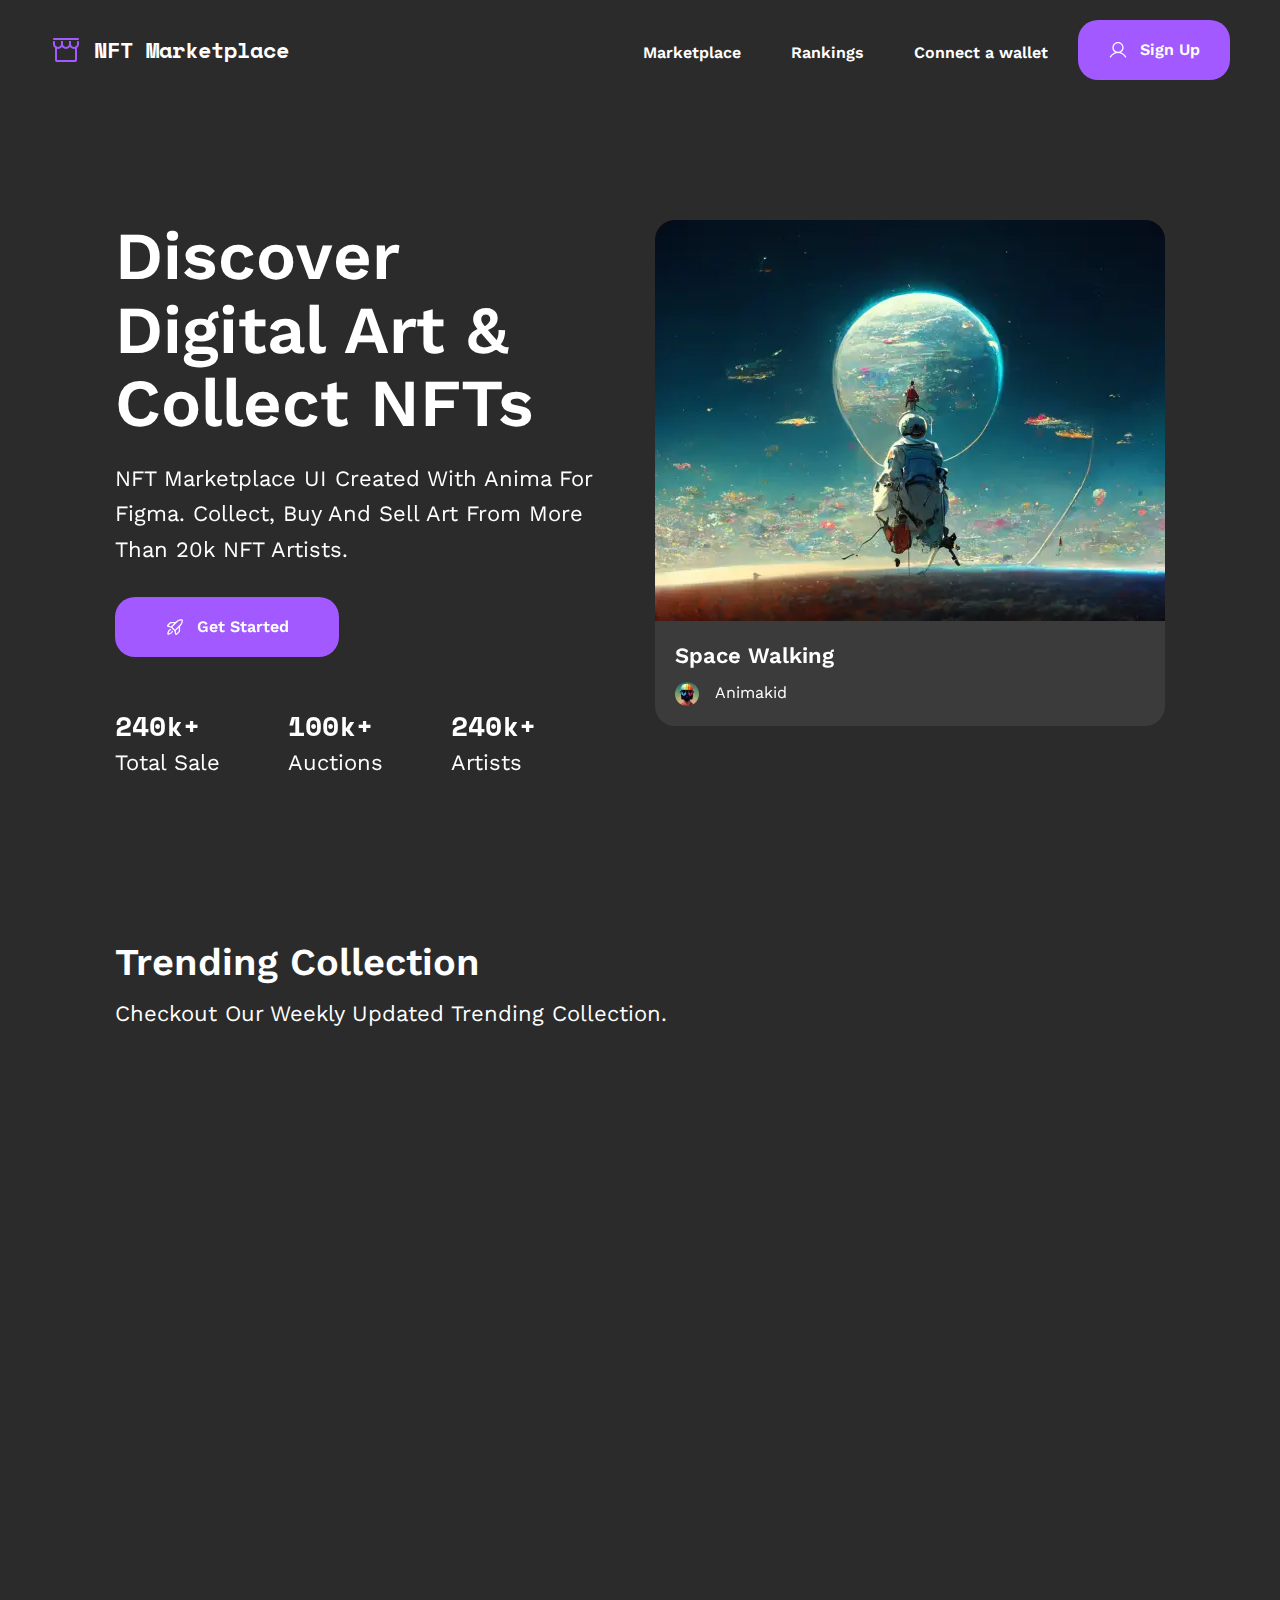
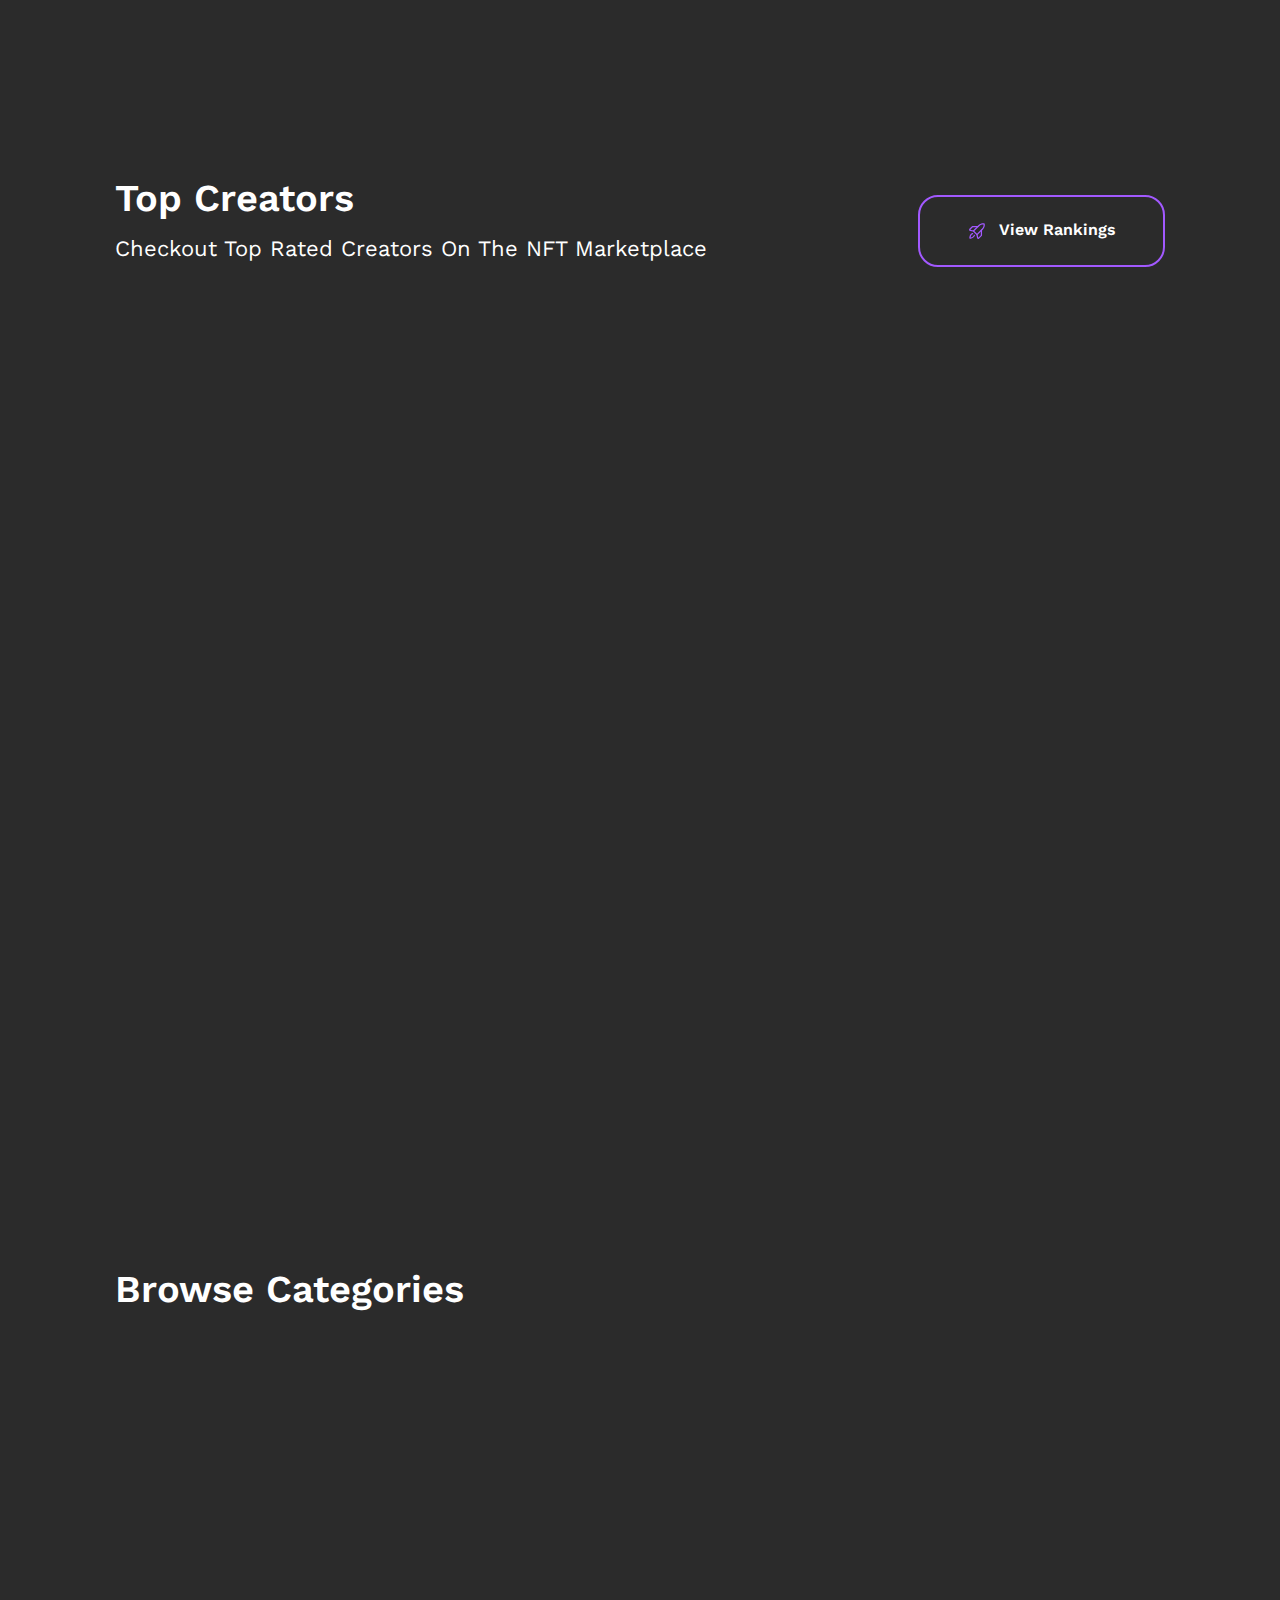
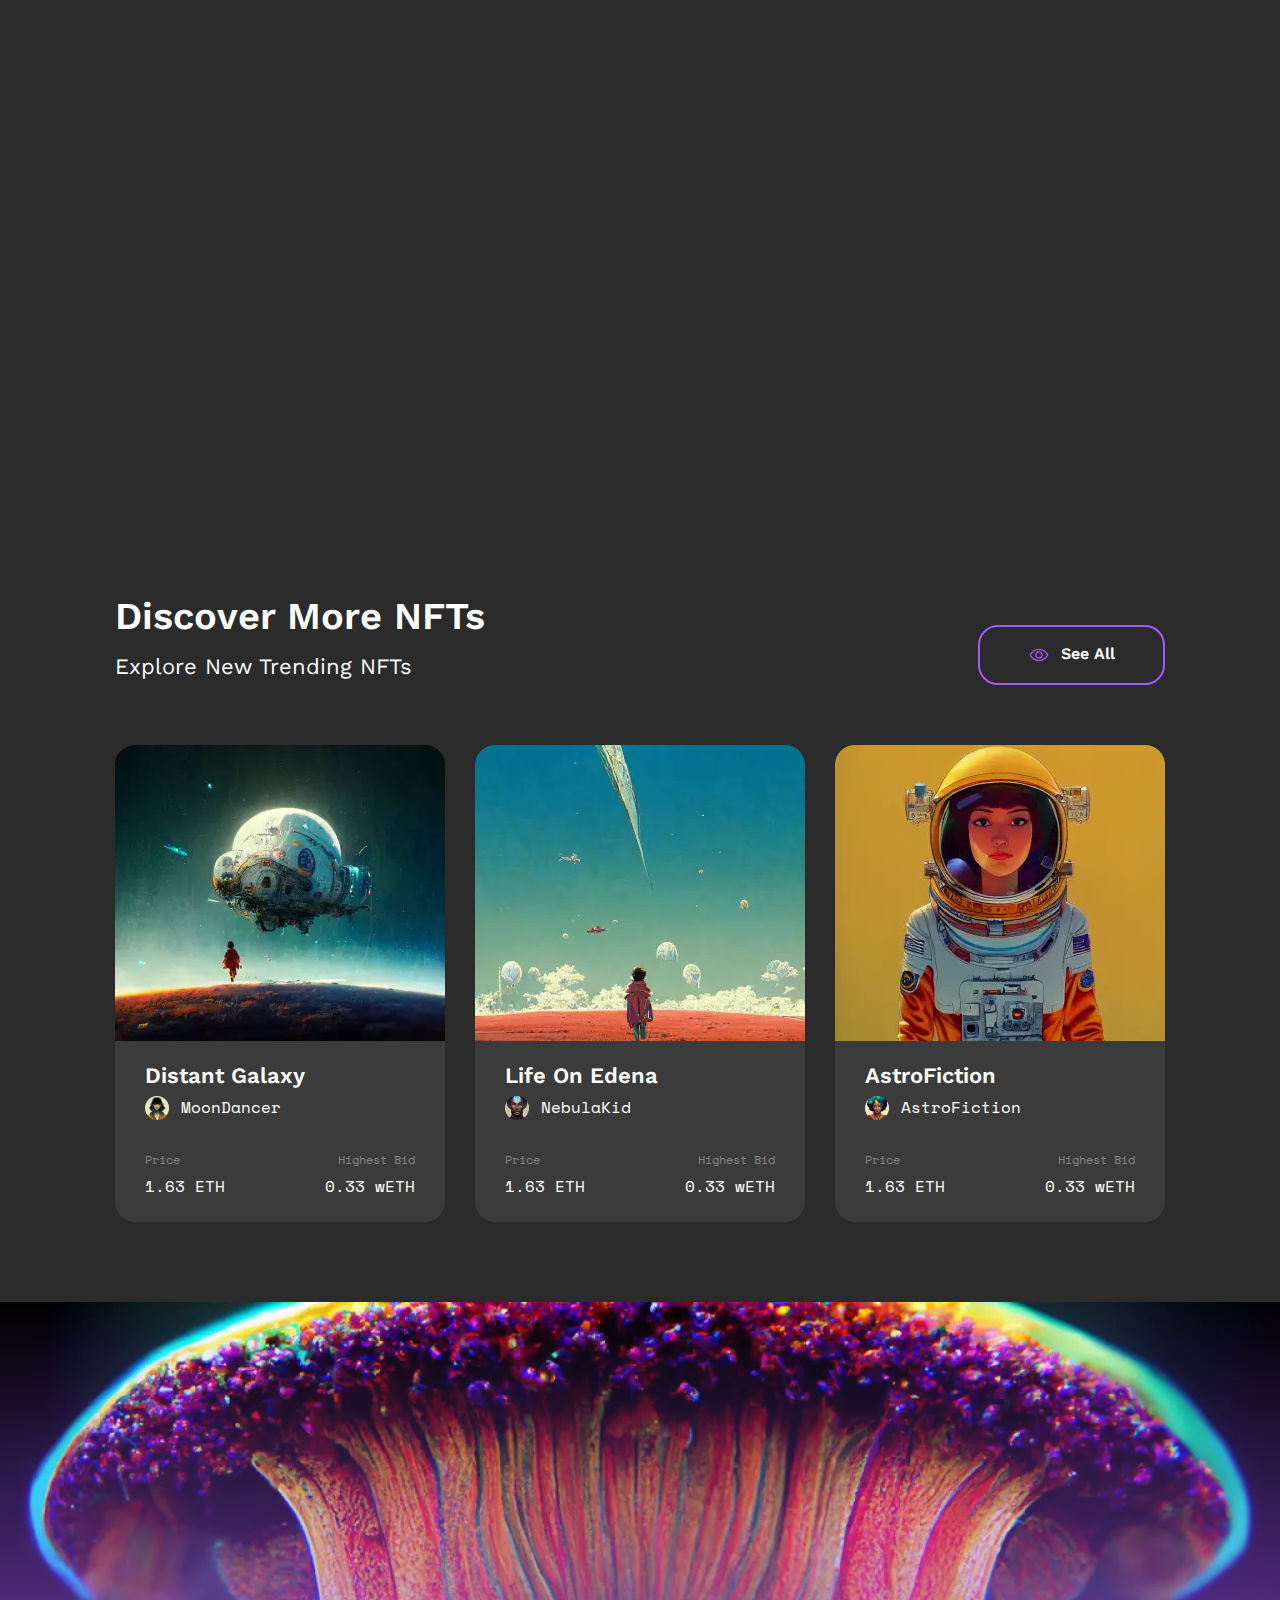
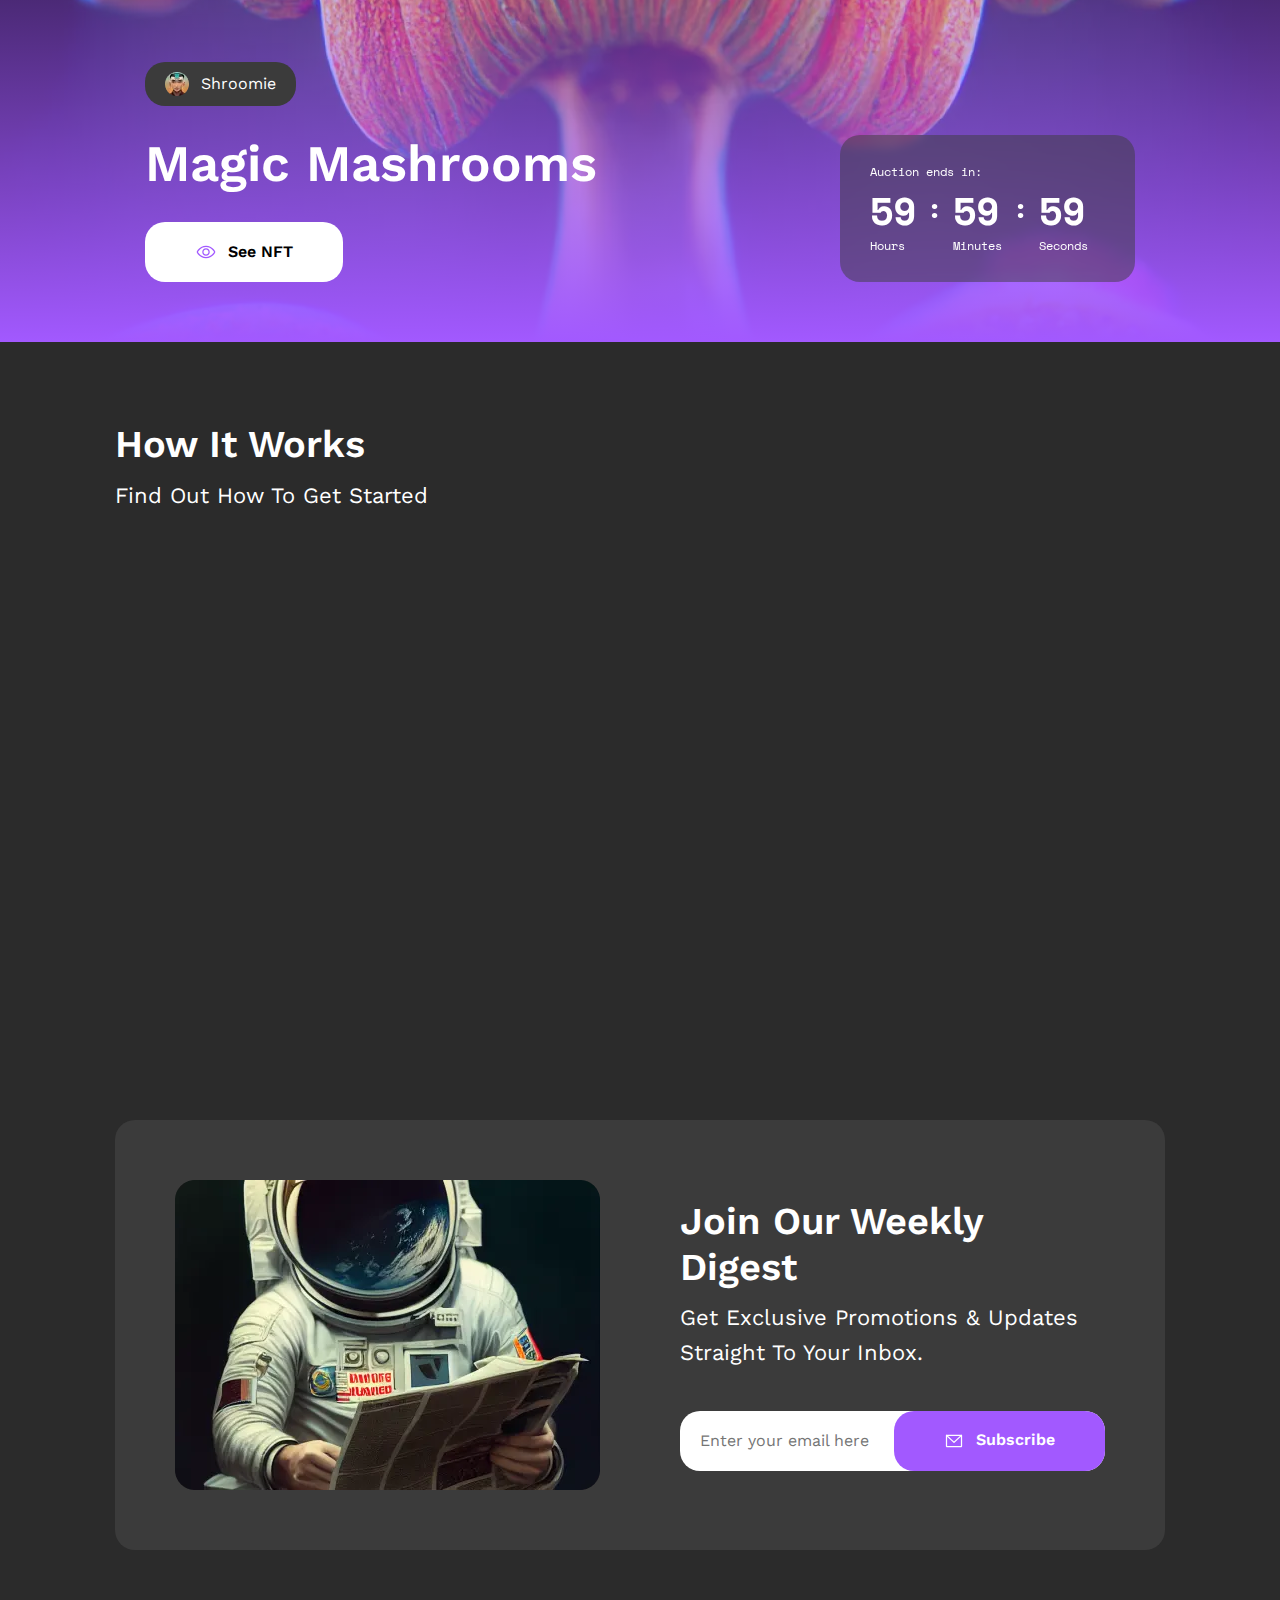
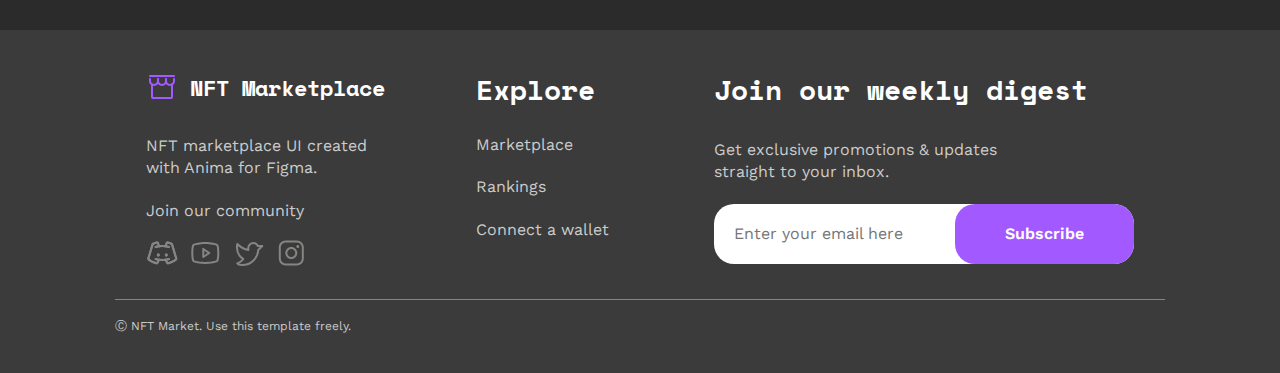
<file: index.html>
<!DOCTYPE html>
<html lang="en">

<head>
    <meta charset="UTF-8">
    <meta name="viewport" content="width=device-width, initial-scale=1.0">
    <link rel="stylesheet" href="fonts/fonts.css">
    <link rel="stylesheet" href="reset.css">
    <link rel="stylesheet" href="aos.css" id="aos-css-file">
    <link rel="stylesheet" href="style.css">
    <title>NFT Marketplace</title>
</head>

<body class="body"> 
    <div class="wrapper">
        <div class="container">
            <header class="header">
                <a href="index.html" class="h-mono h5-mono logo"><img class="logo__img"
                        src="images/icons/Storefront.svg" alt="purple-icon-storage">NFT Marketplace</a>
                <div class="header__menu-block">
                    <nav class="header-navigation">
                        <ul class="header__list">
                            <li class="text-basis text-basis_semi-bold header__item"><a href="marketplace.html"
                                    class="header-link">Marketplace</a></li>
                            <li class="text-basis text-basis_semi-bold header__item"><a href="top-creators.html"
                                    class="header-link">Rankings</a></li>
                            <li class="text-basis text-basis_semi-bold header__item"><a href="connect.html"
                                    class="header-link">Connect a wallet</a></li>
                        </ul>
                    </nav>
                    <a href="sign-up.html" class="button button-secondary text-basis text-basis_semi-bold header-button"><img
                            class="header-button__img" src="images/icons/User.svg" alt="user-icon">Sign Up</a>
                </div>
                <div class="burger-menu">
                    <span class="burger-span"></span>
                    <span class="burger-span"></span>
                    <span class="burger-span"></span>
                </div>
            </header>
            <section class="introduction" data-aos="fade-up">
                <div class="introduction__info">
                    <h1 class="h-sans h1-sans introduction__headline">Discover digital art & Collect NFTs</h1>
                    <p class="text text_capitalize introduction__text">NFT marketplace UI created with Anima for Figma.
                        Collect, buy and sell art from more than 20k NFT artists.</p>
                </div>
                <div class="introduction__picture">
                    <img class="introduction__img" src="images/introduction-img.webp" alt="big-main-image">
                    <div class="introduction__block">
                        <p class="text text_semi-bold introduction__block-headline">Space Walking</p>
                        <img src="images/avatar/introduction-avatar.webp" alt="user-avatar">
                        <p class="text-basis introduction__block-text">Animakid</p>
                    </div>
                </div>
                <div class="introduction__stats stats">
                    <button class="button button-secondary text-basis text-basis_semi-bold stats-button"><img
                            class="stats__img" src="images/icons/RocketLaunch.svg" alt="rocket-image">Get
                        Started</button>
                    <div class="stats-block">
                        <div class="stats-item">
                            <p class="text-number stats__number">240k+ </p>
                            <p class="text stats__text">Total Sale</p>
                        </div>
                        <div class="stats-item">
                            <p class="text-number stats__number">100k+</p>
                            <p class="text stats__text">Auctions</p>
                        </div>
                        <div class="stats-item">
                            <p class="text-number stats__number">240k+</p>
                            <p class="text stats__text">Artists</p>
                        </div>
                    </div>
                </div>
            </section>
            <main class="main">
                <div class="main-container">
                    <div class="trending">
                        <h3 class="h-sans h3-sans trending__headline">Trending Collection</h3>
                        <p class="text trending__text">Checkout our weekly updated trending collection.</p>
                        <div class="trending-block">
                            <a href="#" class="trending__item trending__item_first" data-aos="fade-right" >
                                <div class="trending__picture"><img src="images/dog.webp" alt=""></div>
                                <div class="trending-row">
                                    <div class="trending__picture"><img src="images/cat.webp" alt=""></div>
                                    <div class="trending__picture"><img src="images/bear.webp" alt=""></div>
                                    <div class="trending__square">
                                        <p class="text-number trending__number">1025+</p>
                                    </div>
                                </div>
                                <p class="text text_semi-bold">DSGN Animals</p>
                                <img src="images/avatar/avatar5.webp" alt="" class="avatar">
                                <p class="text-basis trending__user-name">MrFox</p>
                            </a>
                            <a href="#" class="trending__item trending__item_second" data-aos="fade-right" data-aos-delay="200">
                                <div class="trending__picture"><img src="images/mashroom.webp" alt=""></div>
                                <div class="trending-row">
                                    <div class="trending__picture"><img src="images/mashroom-small.webp" alt=""></div>
                                    <div class="trending__picture"><img src="images/mashroom-2.webp" alt=""></div>
                                    <div class="trending__square">
                                        <p class="text-number trending__number">1025+</p>
                                    </div>
                                </div>
                                <p class="text text_semi-bold">Magic Mushrooms</p>
                                <img src="images/avatar/avatar6.webp" alt="" class="avatar">
                                <p class="text-basis trending__user-name">Shroomie</p>
                            </a>
                            <a href="#" class="trending__item trending__item_third" data-aos="fade-right" data-aos-delay="400">
                                <div class="trending__picture"><img src="images/robot.webp" alt=""></div>
                                <div class="trending-row">
                                    <div class="trending__picture"><img src="images/robot-small-1.webp" alt=""></div>
                                    <div class="trending__picture"><img src="images/robot-small-2.webp" alt=""></div>
                                    <div class="trending__square">
                                        <p class="text-number trending__number">1025+</p>
                                    </div>
                                </div>
                                <p class="text text_semi-bold trending__text-margin">Disco Machines</p>
                                <img src="images/avatar/avatar4.webp" alt="" class="avatar">
                                <p class="text-basis trending__user-name">BeKind2Robots</p>
                            </a>
                        </div>
                    </div>
                    <div class="top-creators">
                        <div class="top-creators__flex">
                            <div class="top-creators__flex-1">
                                <h3 class="h-sans h3-sans top-creators__headline">Top creators</h3>
                                <p class="text top-creators__text">Checkout Top Rated Creators on the NFT Marketplace
                                </p>
                            </div>
                            <div class="top-creators__flex-2"><a href="top-creators.html"
                                    class="text-basis text-basis_semi-bold button button-primary top-creators__button"><img
                                        class="top-creators__button-img" src="images/icons/RocketLaunch_purple.svg"
                                        alt="">View Rankings</a></div>
                        </div>
                        <div class="top-creators__grid">
                            <div class="top-creators__grid-item grid-item" data-aos="fade-right" data-aos-delay="50">
                                <div class="text-number text-number_small grid-item__number">1</div>
                                <img class="top-creators__img" src="images/top-cerators/creator-avatar-1.webp" alt="">
                                <div class="grid-item__block">
                                    <p class="text grid-item__block-text-margin">Keepitreal</p>
                                    <p class="text-number text-number_small grid-item__block-text"><span
                                            class="grid-item__span grid-item__span_grey">Total Sales:</span>34.53 ETH
                                    </p>
                                </div>
                            </div>
                            <div class="top-creators__grid-item grid-item" data-aos="fade-right" data-aos-delay="50">
                                <div class="text-number text-number_small grid-item__number">2</div>
                                <img class="top-creators__img" src="images/top-cerators/creator-avatar-2.webp" alt="">
                                <div class="grid-item__block">
                                    <p class="text grid-item__block-text-margin">DigiLab</p>
                                    <p class="text-number text-number_small grid-item__block-text"><span
                                            class="grid-item__span grid-item__span_grey">Total Sales:</span>34.53 ETH
                                    </p>
                                </div>
                            </div>
                            <div class="top-creators__grid-item grid-item" data-aos="fade-right" data-aos-delay="50">
                                <div class="text-number text-number_small grid-item__number">3</div>
                                <img class="top-creators__img" src="images/top-cerators/creator-avatar-3.webp" alt="">
                                <div class="grid-item__block">
                                    <p class="text grid-item__block-text-margin">GravityOne</p>
                                    <p class="text-number text-number_small grid-item__block-text"><span
                                            class="grid-item__span grid-item__span_grey">Total Sales:</span>34.53 ETH
                                    </p>
                                </div>
                            </div>
                            <div class="top-creators__grid-item grid-item" data-aos="fade-right" data-aos-delay="50">
                                <div class="text-number text-number_small grid-item__number">4</div>
                                <img class="top-creators__img" src="images/top-cerators/creator-avatar-4.webp" alt="">
                                <div class="grid-item__block">
                                    <p class="text grid-item__block-text-margin">Juanie</p>
                                    <p class="text-number text-number_small grid-item__block-text"><span
                                            class="grid-item__span grid-item__span_grey">Total Sales:</span>34.53 ETH
                                    </p>
                                </div>
                            </div>
                            <div class="top-creators__grid-item grid-item" data-aos="fade-right" data-aos-delay="50">
                                <div class="text-number text-number_small grid-item__number">5</div>
                                <img class="top-creators__img" src="images/top-cerators/creator-avatar-5.webp" alt="">
                                <div class="grid-item__block">
                                    <p class="text grid-item__block-text-margin">BlueWhale</p>
                                    <p class="text-number text-number_small grid-item__block-text"><span
                                            class="grid-item__span grid-item__span_grey">Total Sales:</span>34.53 ETH
                                    </p>
                                </div>
                            </div>
                            <div class="top-creators__grid-item grid-item" data-aos="fade-right" data-aos-delay="50">
                                <div class="text-number text-number_small grid-item__number">6</div>
                                <img class="top-creators__img" src="images/top-cerators/creator-avatar-6.webp" alt="">
                                <div class="grid-item__block">
                                    <p class="text grid-item__block-text-margin">Mr Fox</p>
                                    <p class="text-number text-number_small grid-item__block-text"><span
                                            class="grid-item__span grid-item__span_grey">Total Sales:</span>34.53 ETH
                                    </p>
                                </div>
                            </div>
                            <div class="top-creators__grid-item grid-item" data-aos="fade-right" data-aos-delay="50">
                                <div class="text-number text-number_small grid-item__number">7</div>
                                <img class="top-creators__img" src="images/top-cerators/creator-avatar-7.webp" alt="">
                                <div class="grid-item__block">
                                    <p class="text grid-item__block-text-margin">Shroomie</p>
                                    <p class="text-number text-number_small grid-item__block-text"><span
                                            class="grid-item__span grid-item__span_grey">Total Sales:</span>34.53 ETH
                                    </p>
                                </div>
                            </div>
                            <div class="top-creators__grid-item grid-item" data-aos="fade-right" data-aos-delay="50">
                                <div class="text-number text-number_small grid-item__number">8</div>
                                <img class="top-creators__img" src="images/top-cerators/creator-avatar-8.webp" alt="">
                                <div class="grid-item__block">
                                    <p class="text grid-item__block-text-margin">Robotica</p>
                                    <p class="text-number text-number_small grid-item__block-text"><span
                                            class="grid-item__span grid-item__span_grey">Total Sales:</span>34.53 ETH
                                    </p>
                                </div>
                            </div>
                            <div class="top-creators__grid-item grid-item" data-aos="fade-right" data-aos-delay="50">
                                <div class="text-number text-number_small grid-item__number">9</div>
                                <img class="top-creators__img" src="images/top-cerators/creator-avatar-9.webp" alt="">
                                <div class="grid-item__block">
                                    <p class="text grid-item__block-text-margin">RustyRobot</p>
                                    <p class="text-number text-number_small grid-item__block-text"><span
                                            class="grid-item__span grid-item__span_grey">Total Sales:</span>34.53 ETH
                                    </p>
                                </div>
                            </div>
                            <div class="top-creators__grid-item grid-item" data-aos="fade-right" data-aos-delay="50">
                                <div class="text-number text-number_small grid-item__number">10</div>
                                <img class="top-creators__img" src="images/top-cerators/creator-avatar-10.webp" alt="">
                                <div class="grid-item__block">
                                    <p class="text grid-item__block-text-margin">animakid</p>
                                    <p class="text-number text-number_small grid-item__block-text"><span
                                            class="grid-item__span grid-item__span_grey">Total Sales:</span>34.53 ETH
                                    </p>
                                </div>
                            </div>
                            <div class="top-creators__grid-item grid-item" data-aos="fade-right" data-aos-delay="50">
                                <div class="text-number text-number_small grid-item__number">11</div>
                                <img class="top-creators__img" src="images/top-cerators/creator-avatar-11.webp" alt="">
                                <div class="grid-item__block">
                                    <p class="text grid-item__block-text-margin">Dotgu</p>
                                    <p class="text-number text-number_small grid-item__block-text"><span
                                            class="grid-item__span grid-item__span_grey">Total Sales:</span>34.53 ETH
                                    </p>
                                </div>
                            </div>
                            <div class="top-creators__grid-item grid-item" data-aos="fade-right" data-aos-delay="50">
                                <div class="text-number text-number_small grid-item__number">12</div>
                                <img class="top-creators__img" src="images/top-cerators/creator-avatar-12.webp" alt="">
                                <div class="grid-item__block">
                                    <p class="text grid-item__block-text-margin">Ghiblier</p>
                                    <p class="text-number text-number_small grid-item__block-text"><span
                                            class="grid-item__span grid-item__span_grey">Total Sales:</span>34.53 ETH
                                    </p>
                                </div>
                            </div>
                        </div>
                    </div>
                    <div class="browse-categories">
                        <h3 class="h-sans h3-sans browse-categories__headline">Browse Categories</h3>
                        <div class="browse-categories__block">
                            <a href="#" class="browse-categories__item" data-aos="fade-right" data-aos-delay="50">
                                <div class="browse-categories__picture browse-categories__picture_1">
                                    <div class="blure-block browse-categories__blure-block">
                                        <img src="images/icons/PaintBrush.svg" alt="" class="browse-categories__img">
                                    </div>
                                </div>
                                <div class="browse-categories__item-name">
                                    <p class="browse-categories__item-text text text_semi-bold">Art</p>
                                </div>
                            </a>
                            <a href="#" class="browse-categories__item" data-aos="fade-right" data-aos-delay="50">
                                <div class="browse-categories__picture browse-categories__picture_2">
                                    <div class="blure-block browse-categories__blure-block">
                                        <img src="images/icons/Swatches.svg" alt="" class="browse-categories__img">
                                    </div>
                                </div>
                                <div class="browse-categories__item-name">
                                    <p class="browse-categories__item-text text text_semi-bold">Collectibles</p>
                                </div>
                            </a>
                            <a href="#" class="browse-categories__item" data-aos="fade-right" data-aos-delay="50">
                                <div class="browse-categories__picture browse-categories__picture_3">
                                    <div class="blure-block browse-categories__blure-block">
                                        <img src="images/icons/MusicNotes.svg" alt="" class="browse-categories__img">
                                    </div>
                                </div>
                                <div class="browse-categories__item-name">
                                    <p class="browse-categories__item-text text text_semi-bold">Music</p>
                                </div>
                            </a>
                            <a href="#" class="browse-categories__item" data-aos="fade-right" data-aos-delay="50">
                                <div class="browse-categories__picture browse-categories__picture_4">
                                    <div class="blure-block browse-categories__blure-block">
                                        <img src="images/icons/Camera.svg" alt="" class="browse-categories__img">
                                    </div>
                                </div>
                                <div class="browse-categories__item-name">
                                    <p class="browse-categories__item-text text text_semi-bold">Photography</p>
                                </div>
                            </a>
                            <a href="#" class="browse-categories__item" data-aos="fade-right" data-aos-delay="50">
                                <div class="browse-categories__picture browse-categories__picture_5">
                                    <div class="blure-block browse-categories__blure-block">
                                        <img src="images/icons/VideoCamera.svg" alt="" class="browse-categories__img">
                                    </div>
                                </div>
                                <div class="browse-categories__item-name browse-categories__item-name_big-padding">
                                    <p class="browse-categories__item-text text text_semi-bold">Video</p>
                                </div>
                            </a>
                            <a href="#" class="browse-categories__item" data-aos="fade-right" data-aos-delay="50">
                                <div class="browse-categories__picture browse-categories__picture_6">
                                    <div class="blure-block browse-categories__blure-block">
                                        <img src="images/icons/MagicWand.svg" alt="" class="browse-categories__img">
                                    </div>
                                </div>
                                <div class="browse-categories__item-name browse-categories__item-name_big-padding">
                                    <p class="browse-categories__item-text text text_semi-bold">Utility</p>
                                </div>
                            </a>
                            <a href="#" class="browse-categories__item" data-aos="fade-right" data-aos-delay="50">
                                <div class="browse-categories__picture browse-categories__picture_7">
                                    <div class="blure-block browse-categories__blure-block">
                                        <img src="images/icons/Basketball.svg" alt="" class=" browse-categories__img">
                                    </div>
                                </div>
                                <div class="browse-categories__item-name browse-categories__item-name_big-padding">
                                    <p class="browse-categories__item-text text text_semi-bold">Sport</p>
                                </div>
                            </a>
                            <a href="#" class="browse-categories__item" data-aos="fade-right" data-aos-delay="50">
                                <div class="browse-categories__picture browse-categories__picture_8">
                                    <div class="blure-block browse-categories__blure-block">
                                        <img src="images/icons/Planet.svg" alt="" class="browse-categories__img">
                                    </div>
                                </div>
                                <div class="browse-categories__item-name">
                                    <p class="browse-categories__item-text text text_semi-bold">Virtual Worlds</p>
                                </div>
                            </a>
                        </div>
                    </div>
                    <div class="nfts">
                        <div class="nfts__flex">
                            <div class="nfts__flex-1">
                                <h3 class="h-sans h3-sans nfts__headline">Discover More NFTs</h3>
                                <p class="text text_capitalize  nfts__text">Explore new trending NFTs</p>
                            </div>
                            <div class="nfts__flex-2">
                                <a href="marketplace.html"
                                    class="text-basis text-basis_semi-bold button button-secondary nfts__button"><img
                                        src="images/icons/Eye.svg" alt="" class="nfts__button-img">See All</a>
                            </div>
                        </div>
                        <div class="nfts-cards nfts__cards-block">
                            <div class="nft-card nfts__item-1">
                                <div class="nft-card__picture"><img src="images/nft-cards/img1.webp" alt=""></div>
                                <div class="nft-card__block">
                                    <p class="nft-card__name">Distant Galaxy</p>
                                    <p class="nft-card__user-name"><img class="nft-card__avatar"
                                            src="images/avatar/avatar1.webp" alt="">MoonDancer</p>
                                    <div class="nft-card__sub-block">
                                        <p class="nft-card__text nft-card__text_grey">Price</p>
                                        <p class="nft-card__text nft-card__text_grey">Highest Bid</p>
                                    </div>
                                    <div class="nft-card__sub-block">
                                        <p class="nft-card__text">1.63 ETH</p>
                                        <p class="nft-card__text">0.33 wETH</p>
                                    </div>
                                </div>
                            </div>
                            <div class="nft-card nfts__item-2">
                                <div class="nft-card__picture"><img src="images/nft-cards/img2.webp" alt=""></div>
                                <div class="nft-card__block">
                                    <p class="nft-card__name">Life On Edena</p>
                                    <p class="nft-card__user-name"><img class="nft-card__avatar"
                                            src="images/avatar/avatar2.webp" alt="">NebulaKid</p>
                                    <div class="nft-card__sub-block">
                                        <p class="nft-card__text nft-card__text_grey">Price</p>
                                        <p class="nft-card__text nft-card__text_grey">Highest Bid</p>
                                    </div>
                                    <div class="nft-card__sub-block">
                                        <p class="nft-card__text">1.63 ETH</p>
                                        <p class="nft-card__text">0.33 wETH</p>
                                    </div>
                                </div>
                            </div>
                            <div class="nft-card nfts__item-3">
                                <div class="nft-card__picture"><img src="images/nft-cards/img3.webp" alt=""></div>
                                <div class="nft-card__block">
                                    <p class="nft-card__name">AstroFiction</p>
                                    <p class="nft-card__user-name"><img class="nft-card__avatar"
                                            src="images/avatar/avatar3.webp" alt="">AstroFiction</p>
                                    <div class="nft-card__sub-block">
                                        <p class="nft-card__text nft-card__text_grey">Price</p>
                                        <p class="nft-card__text nft-card__text_grey">Highest Bid</p>
                                    </div>
                                    <div class="nft-card__sub-block">
                                        <p class="nft-card__text">1.63 ETH</p>
                                        <p class="nft-card__text">0.33 wETH</p>
                                    </div>
                                </div>
                            </div>
                        </div>
                    </div>
                </div>
            </main>
        </div>
    </div>
    <div class="wrapper-mashrooms">
        <div class="mashrooms">
            <div class="main-container">
                <div class="mashrooms__flex">
                    <div class="mashrooms__fllex-1">
                        <div class="mashrooms__avatar-block">
                            <img src="images/avatar/avatar6.webp" alt="">
                            <p class="text-basis mashrooms__avatar-name">Shroomie</p>
                        </div>
                        <h2 class="h-sans h2-sans mashrooms__headline">Magic Mashrooms</h2>
                        <button class="text-basis text-basis_semi-bold button button-secondary mashrooms__button"><img
                                src="images/icons/Eye.svg" alt="" class="mashrooms__button-img">See NFT</button>
                    </div>
                    <div class="mashrooms__fllex-2">
                        <div class="count mashrooms__count">
                            <p class="count-text">Auction ends in:</p>
                            <div class="count__block-time">
                                <div class="count__time-item">
                                    <p class="count__number">59</p>
                                    <p class="count-text">Hours</p>
                                </div>
                                <p class="text-number count__colon">:</p>
                                <div class="count__time-item">
                                    <p class="count__number">59</p>
                                    <p class="count-text">Minutes</p>
                                </div>
                                <p class="text-number count__colon">:</p>
                                <div class="count__time-item">
                                    <p class="count__number">59</p>
                                    <p class="count-text">Seconds</p>
                                </div>
                            </div>
                        </div>
                    </div>
                </div>
            </div>
        </div>
    </div>
    <div class="wrapper">
        <div class="container">
            <div class="main-container">
                <div class="how-it-works">
                    <h3 class="h-sans h3-sans how-it-works__headline">How it works</h3>
                    <p class="text how-it-works__text">Find out how to get started</p>
                    <div class="how-it-works__block">
                        <div class="how-it-works__item" data-aos="fade-right" data-aos-delay="50">
                            <img class="how-it-works__item-img" src="images/how-it-works/img.webp" alt="">
                            <div class="how-it-works__flex-block">
                                <p class="text text_semi-bold how-it-works__item-headline">Create Collection</p>
                                <p class="text-basis how-it-works__item-text">Upload your work and setup your
                                    collection.
                                    Add a
                                    description, social links and floor price.</p>
                            </div>
                        </div>
                        <div class="how-it-works__item" data-aos="fade-right" data-aos-delay="150">
                            <img class="how-it-works__item-img" src="images/how-it-works/img.webp" alt="">
                            <div class="how-it-works__flex-block">
                                <p class="text text_semi-bold how-it-works__item-headline">Start Earning</p>
                                <p class="text-basis how-it-works__item-text">Choose between auctions and fixed-price
                                    listings.
                                    Start earning by selling your NFTs or trading others.</p>
                            </div>
                        </div>
                        <div class="how-it-works__item" data-aos="fade-right" data-aos-delay="300">
                            <img class="how-it-works__item-img" src="images/how-it-works/img.webp" alt="">
                            <div class="how-it-works__flex-block">
                                <p class="text text_semi-bold how-it-works__item-headline">Setup Your wallet</p>
                                <p class="text-basis how-it-works__item-text">Set up your wallet of choice. Connect it
                                    to
                                    the
                                    Animarket by clicking the wallet icon in the top right corner.</p>
                            </div>
                        </div>
                    </div>
                </div>
                <div class="subscribe-section">
                    <div class="subscribe-block">
                        <div class="subscribe-block__picture"><img class="subscribe-block__img" src="images/cosmo.webp"
                                alt=""></div>
                        <div class="subscribe-block__sub-block">
                            <h3 class="h-sans h3-sans subscribe-block__headline">Join our weekly digest</h3>
                            <p class="text subscribe-block__text">Get exclusive promotions & updates straight to your
                                inbox.</p>
                            <form action="#" class="form subscribe-block__form">
                                <input type="email" class="input text-basis subscribe-block__input"
                                    placeholder="Enter your email here">
                                <button
                                    class="text-basis text-basis_semi-bold button button-secondary subscribe-block__button"><img
                                        src="images/icons/mail.svg" alt=""
                                        class="subscribe-block__button-img">Subscribe</button>
                            </form>
                        </div>
                    </div>
                </div>
            </div>
        </div>
    </div>
    <footer class="footer">
        <div class="wrapper">
            <div class="container">
                <div class="main-container">
                    <div class="footer-block">
                        <div class="text-basis footer-contacts">
                            <div class="footer-contacts__block">
                                <a href="index.html" class="h-mono h5-mono logo footer-logo"><img class="logo__img"
                                        src="images/icons/Storefront.svg" alt="purple-icon-storage">NFT Marketplace</a>
                                <p class="footer-contacts__text">NFT marketplace UI created with Anima for
                                    Figma.
                                </p>
                                <p class="footer-contacts__text footer-contacts__text-margin">Join our community</p>
                                <div class="footer-contacts__links">
                                    <a href="#" class="footer-contacts__link"><img src="images/icons/DiscordLogo.svg"
                                            alt=""></a>
                                    <a href="#" class="footer-contacts__link"><img src="images/icons/YoutubeLogo.svg"
                                            alt=""></a>
                                    <a href="#" class="footer-contacts__link"><img src="images/icons/TwitterLogo.svg"
                                            alt=""></a>
                                    <a href="#" class="footer-contacts__link"><img src="images/icons/InstagramLogo.svg"
                                            alt=""></a>
                                </div>
                            </div>
                            <div class="footer-contacts__block">
                                <p class="text-number footer-contacts__block-headline">Explore</p>
                                <ul class="footer-contacts__list">
                                    <li class="footer-contacts__list-item"><a href="marketplace.html"
                                            class="footer-contacts__link">Marketplace</a></li>
                                    <li class="footer-contacts__list-item"><a href="top-creators.html"
                                            class="footer-contacts__link">Rankings</a></li>
                                    <li class="footer-contacts__list-item"><a href="connect.html"
                                            class="footer-contacts__link">Connect
                                            a wallet</a></li>
                                </ul>
                            </div>
                            <div class="footer-contacts__block">
                                <p class="text-number footer-contacts__block-headline">Join our weekly digest</p>
                                <p class="footer-contacts__text">Get exclusive promotions & updates <br> straight to your
                                    inbox.
                                </p>
                                <form action="#" class="form">
                                    <input type="email" class="input footer-contacts__input" placeholder="Enter your email here">
                                    <button
                                        class="text-basis text-basis_semi-bold button button-secondary footer-contacts__button">Subscribe</button>
                                </form>
                            </div>
                        </div>
                        <div class="footer-rights">Ⓒ NFT Market. Use this template freely.</div>
                    </div>
                </div>
            </div>
        </div>
    </footer>
    <script src="js/aos.js"></script>
    <script src="js/main.js"></script>
</body>

</html>
</file>
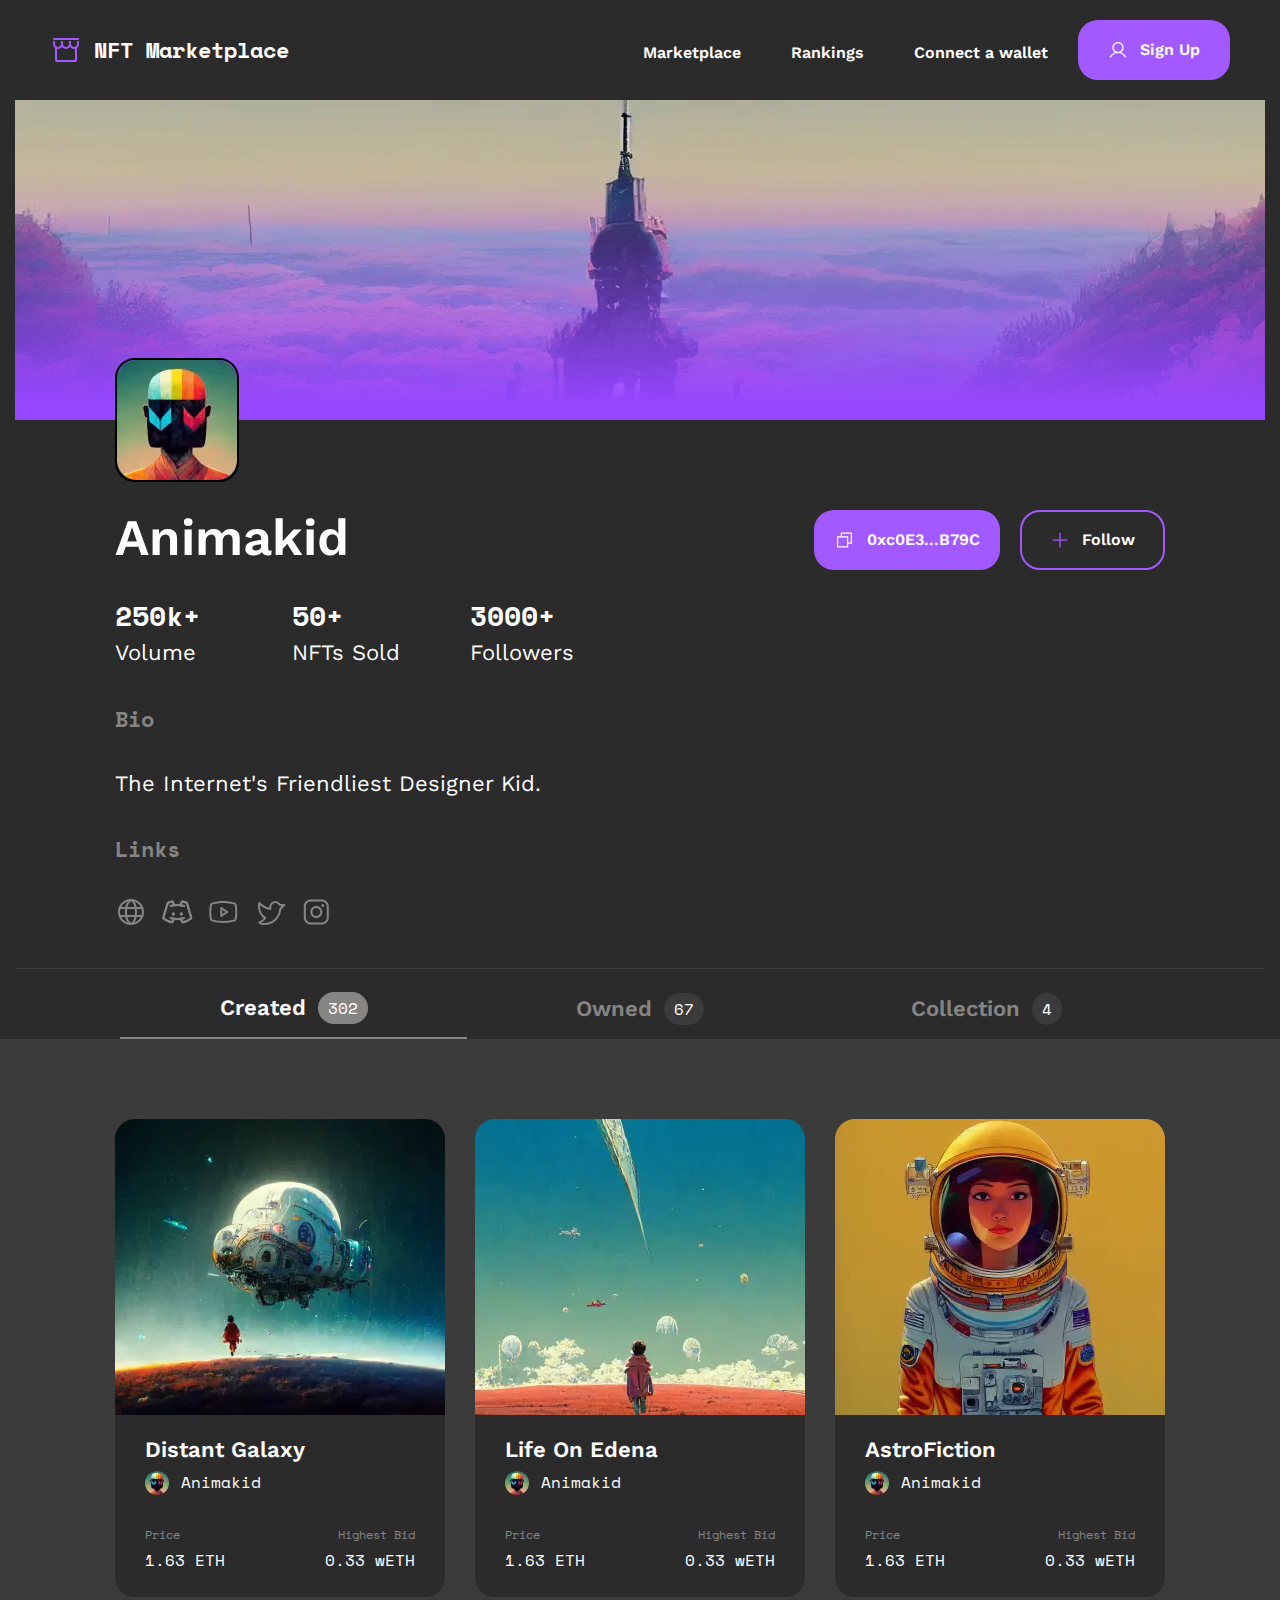
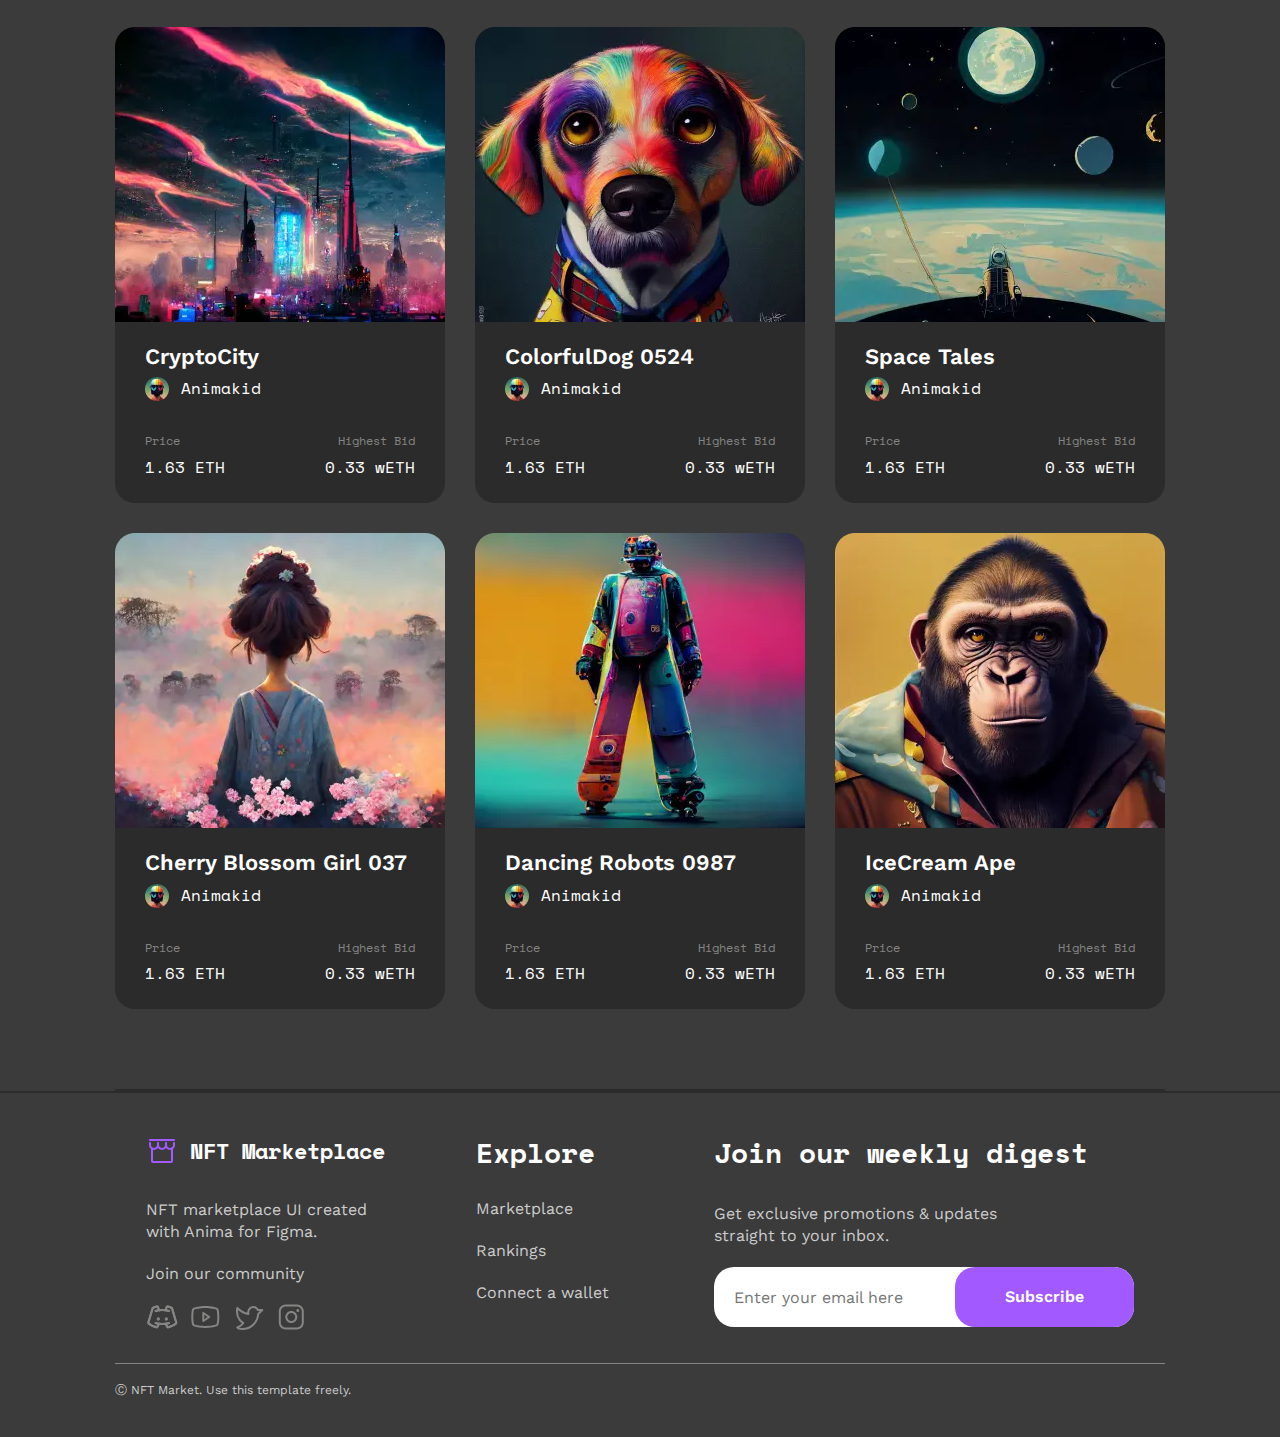
<file: artist-page.html>
<!DOCTYPE html>
<html lang="en">

<head>
    <meta charset="UTF-8">
    <meta name="viewport" content="width=device-width, initial-scale=1.0">
    <link rel="stylesheet" href="fonts/fonts.css">
    <link rel="stylesheet" href="reset.css">
    <link rel="stylesheet" href="aos.css" id="aos-css-file">
    <link rel="stylesheet" href="style.css">
    <title>NFT Marketplace</title>
</head>

<body class="body">
    <div class="wrapper wrapper-page">
        <div class="container">
            <header class="header">
                <a href="index.html" class="h-mono h5-mono logo"><img class="logo__img"
                        src="images/icons/Storefront.svg" alt="purple-icon-storage">NFT Marketplace</a>
                <div class="header__menu-block">
                    <nav class="header-navigation">
                        <ul class="header__list">
                            <li class="text-basis text-basis_semi-bold header__item"><a href="marketplace.html"
                                    class="header-link">Marketplace</a></li>
                            <li class="text-basis text-basis_semi-bold header__item"><a href="top-creators.html"
                                    class="header-link">Rankings</a></li>
                            <li class="text-basis text-basis_semi-bold header__item"><a href="connect.html"
                                    class="header-link">Connect a wallet</a></li>
                        </ul>
                    </nav>
                    <a href="sign-up.html" class="button button-secondary text-basis text-basis_semi-bold header-button"><img
                            class="header-button__img" src="images/icons/User.svg" alt="user-icon">Sign Up</a>
                </div>
                <div class="burger-menu">
                    <span class="burger-span"></span>
                    <span class="burger-span"></span>
                    <span class="burger-span"></span>
                </div>
            </header>
        </div>
        <div class="section-user">
            <div class="section-user__picture"></div>
            <div class="container">
                <div class="main-container">
                    <div class="user-block">
                        <img class="user-block__avatar" src="images/sectuon-user__avatar.webp" alt="">
                        <div class="user-info">
                            <h2 class="h-sans h2-sans user-name">Animakid</h2>
                            <div class="user-stats">
                                <div class="user-stats__item">
                                    <p class="text-number user-stats__number">250k+</p>
                                    <p class="text user-stats__text">Volume</p>
                                </div>
                                <div class="user-stats__item">
                                    <p class="text-number user-stats__number">50+</p>
                                    <p class="text user-stats__text">NFTs Sold</p>
                                </div>
                                <div class="user-stats__item">
                                    <p class="text-number user-stats__number">3000+</p>
                                    <p class="text user-stats__text">Followers</p>
                                </div>
                            </div>
                            <p class="user-block__text">Bio</p>
                            <p class="text user-block__sub-text">The internet's friendliest designer kid.</p>
                            <p class="user-block__text">Links</p>
                            <div class="user-block__links">
                                <a href="#" class="user-block__link"><img src="images/icons/Globe.svg" alt=""></a>
                                <a href="#" class="user-block__link"><img src="images/icons/DiscordLogo.svg" alt=""></a>
                                <a href="#" class="user-block__link"><img src="images/icons/YoutubeLogo.svg" alt=""></a>
                                <a href="#" class="user-block__link"><img src="images/icons/TwitterLogo.svg" alt=""></a>
                                <a href="#" class="user-block__link"><img src="images/icons/InstagramLogo.svg"
                                        alt=""></a>
                            </div>
                        </div>
                        <div class="user-block__buttons">
                            <button
                                class="text-basis text-basis_semi-bold button button-secondary user-block__button"><img
                                    class="user-block__button-img" src="images/icons/Copy.svg"
                                    alt="">0xc0E3...B79C</button>
                            <button
                                class="text-basis text-basis_semi-bold button button-secondary user-block__button user-block__button_small"><img
                                    class="user-block__button-img" src="images/icons/Plus.svg" alt="">Follow</button>
                        </div>
                    </div>
                </div>
            </div>
        </div>
    </div>
    <main class="main">
        <div class="wrapper">
            <div class="section-cards">
                <div class="container">
                    <div class="main-container">
                        <header class="section-cards__header">
                            <nav class="section-cards__navigation">
                                <ul class="section-cards__list">
                                    <li class="section-cards__item section-cards__item_active">
                                        <p class="text text_semi-bold section-cards__item-name">Created</p>
                                        <p class="text-number text-number_small section-cards__item-counts">302</p>
                                    </li>
                                    <li class="section-cards__item">
                                        <p class=" text text_semi-bold section-cards__item-name">owned</p>
                                        <p class="text-number text-number_small section-cards__item-counts">67</p>
                                    </li>
                                    <li class="section-cards__item">
                                        <p class="text text_semi-bold section-cards__item-name">Collection</p>
                                        <p class="text-number text-number_small section-cards__item-counts">4</p>
                                    </li>
                                </ul>
                            </nav>
                        </header>
                    </div>
                </div>
            </div>
        </div>
        <div class="wrapper-nfts">
            <div class="wrapper">
                <div class="container">
                    <div class="main-container">
                        <section class="nfts-cards wrapper-nfts__nfts-cards">
                            <a href="#a" class="nft-card wrapper-nfts__nfts-card">
                                <div class="nft-card__picture"><img src="images/nft-cards/img1.webp" alt=""></div>
                                <div class="nft-card__block nft-card__block_black">
                                    <p class="nft-card__name">Distant Galaxy</p>
                                    <p class="nft-card__user-name"><img class="nft-card__avatar"
                                            src="images/avatar/introduction-avatar.webp" alt="">Animakid</p>
                                    <div class="nft-card__sub-block">
                                        <p class="nft-card__text nft-card__text_grey">Price</p>
                                        <p class="nft-card__text nft-card__text_grey">Highest Bid</p>
                                    </div>
                                    <div class="nft-card__sub-block">
                                        <p class="nft-card__text">1.63 ETH</p>
                                        <p class="nft-card__text">0.33 wETH</p>
                                    </div>
                                </div>
                            </a>
                            <a href="#a" class="nft-card wrapper-nfts__nfts-card">
                                <div class="nft-card__picture"><img src="images/nft-cards/img2.webp" alt=""></div>
                                <div class="nft-card__block nft-card__block_black">
                                    <p class="nft-card__name">Life On Edena</p>
                                    <p class="nft-card__user-name"><img class="nft-card__avatar"
                                        src="images/avatar/introduction-avatar.webp" alt="">Animakid</p>
                                    <div class="nft-card__sub-block">
                                        <p class="nft-card__text nft-card__text_grey">Price</p>
                                        <p class="nft-card__text nft-card__text_grey">Highest Bid</p>
                                    </div>
                                    <div class="nft-card__sub-block">
                                        <p class="nft-card__text">1.63 ETH</p>
                                        <p class="nft-card__text">0.33 wETH</p>
                                    </div>
                                </div>
                            </a>
                            <a href="#a" class="nft-card wrapper-nfts__nfts-card">
                                <div class="nft-card__picture"><img src="images/nft-cards/img3.webp" alt=""></div>
                                <div class="nft-card__block nft-card__block_black">
                                    <p class="nft-card__name">AstroFiction</p>
                                    <p class="nft-card__user-name"><img class="nft-card__avatar"
                                        src="images/avatar/introduction-avatar.webp" alt="">Animakid</p>
                                    <div class="nft-card__sub-block">
                                        <p class="nft-card__text nft-card__text_grey">Price</p>
                                        <p class="nft-card__text nft-card__text_grey">Highest Bid</p>
                                    </div>
                                    <div class="nft-card__sub-block">
                                        <p class="nft-card__text">1.63 ETH</p>
                                        <p class="nft-card__text">0.33 wETH</p>
                                    </div>
                                </div>
                            </a>
                            <a href="#a" class="nft-card wrapper-nfts__nfts-card">
                                <div class="nft-card__picture"><img src="images/nft-cards/img4.webp" alt=""></div>
                                <div class="nft-card__block nft-card__block_black">
                                    <p class="nft-card__name">CryptoCity</p>
                                    <p class="nft-card__user-name"><img class="nft-card__avatar"
                                        src="images/avatar/introduction-avatar.webp" alt="">Animakid</p>
                                    <div class="nft-card__sub-block">
                                        <p class="nft-card__text nft-card__text_grey">Price</p>
                                        <p class="nft-card__text nft-card__text_grey">Highest Bid</p>
                                    </div>
                                    <div class="nft-card__sub-block">
                                        <p class="nft-card__text">1.63 ETH</p>
                                        <p class="nft-card__text">0.33 wETH</p>
                                    </div>
                                </div>
                            </a>
                            <a href="#a" class="nft-card wrapper-nfts__nfts-card">
                                <div class="nft-card__picture"><img src="images/nft-cards/img5.webp" alt=""></div>
                                <div class="nft-card__block nft-card__block_black">
                                    <p class="nft-card__name">ColorfulDog 0524</p>
                                    <p class="nft-card__user-name"><img class="nft-card__avatar"
                                        src="images/avatar/introduction-avatar.webp" alt="">Animakid</p>
                                    <div class="nft-card__sub-block">
                                        <p class="nft-card__text nft-card__text_grey">Price</p>
                                        <p class="nft-card__text nft-card__text_grey">Highest Bid</p>
                                    </div>
                                    <div class="nft-card__sub-block">
                                        <p class="nft-card__text">1.63 ETH</p>
                                        <p class="nft-card__text">0.33 wETH</p>
                                    </div>
                                </div>
                            </a>
                            <a href="#a" class="nft-card wrapper-nfts__nfts-card">
                                <div class="nft-card__picture"><img src="images/nft-cards/img6.webp" alt=""></div>
                                <div class="nft-card__block nft-card__block_black">
                                    <p class="nft-card__name">Space Tales</p>
                                    <p class="nft-card__user-name"><img class="nft-card__avatar"
                                        src="images/avatar/introduction-avatar.webp" alt="">Animakid</p>
                                    <div class="nft-card__sub-block">
                                        <p class="nft-card__text nft-card__text_grey">Price</p>
                                        <p class="nft-card__text nft-card__text_grey">Highest Bid</p>
                                    </div>
                                    <div class="nft-card__sub-block">
                                        <p class="nft-card__text">1.63 ETH</p>
                                        <p class="nft-card__text">0.33 wETH</p>
                                    </div>
                                </div>
                            </a>
                            <a href="#a" class="nft-card wrapper-nfts__nfts-card">
                                <div class="nft-card__picture"><img src="images/nft-cards/img7.webp" alt=""></div>
                                <div class="nft-card__block nft-card__block_black">
                                    <p class="nft-card__name">Cherry Blossom Girl 037</p>
                                    <p class="nft-card__user-name"><img class="nft-card__avatar"
                                        src="images/avatar/introduction-avatar.webp" alt="">Animakid</p>
                                    <div class="nft-card__sub-block">
                                        <p class="nft-card__text nft-card__text_grey">Price</p>
                                        <p class="nft-card__text nft-card__text_grey">Highest Bid</p>
                                    </div>
                                    <div class="nft-card__sub-block">
                                        <p class="nft-card__text">1.63 ETH</p>
                                        <p class="nft-card__text">0.33 wETH</p>
                                    </div>
                                </div>
                            </a>
                            <a href="#a" class="nft-card wrapper-nfts__nfts-card">
                                <div class="nft-card__picture"><img src="images/nft-cards/img8.webp" alt=""></div>
                                <div class="nft-card__block nft-card__block_black">
                                    <p class="nft-card__name">Dancing Robots 0987</p>
                                    <p class="nft-card__user-name"><img class="nft-card__avatar"
                                        src="images/avatar/introduction-avatar.webp" alt="">Animakid</p>
                                    <div class="nft-card__sub-block">
                                        <p class="nft-card__text nft-card__text_grey">Price</p>
                                        <p class="nft-card__text nft-card__text_grey">Highest Bid</p>
                                    </div>
                                    <div class="nft-card__sub-block">
                                        <p class="nft-card__text">1.63 ETH</p>
                                        <p class="nft-card__text">0.33 wETH</p>
                                    </div>
                                </div>
                            </a>
                            <a href="#a" class="nft-card wrapper-nfts__nfts-card">
                                <div class="nft-card__picture"><img src="images/nft-cards/img9.webp" alt=""></div>
                                <div class="nft-card__block nft-card__block_black">
                                    <p class="nft-card__name">IceCream Ape </p>
                                    <p class="nft-card__user-name"><img class="nft-card__avatar"
                                        src="images/avatar/introduction-avatar.webp" alt="">Animakid</p>
                                    <div class="nft-card__sub-block">
                                        <p class="nft-card__text nft-card__text_grey">Price</p>
                                        <p class="nft-card__text nft-card__text_grey">Highest Bid</p>
                                    </div>
                                    <div class="nft-card__sub-block">
                                        <p class="nft-card__text">1.63 ETH</p>
                                        <p class="nft-card__text">0.33 wETH</p>
                                    </div>
                                </div>
                            </a>
                        </section>
                    </div>
                </div>
            </div>
        </div>
    </main>
    <footer class="footer">
        <div class="wrapper">
            <div class="container">
                <div class="main-container">
                    <div class="footer-block">
                        <div class="text-basis footer-contacts">
                            <div class="footer-contacts__block">
                                <a href="index.html" class="h-mono h5-mono logo footer-logo"><img class="logo__img"
                                        src="images/icons/Storefront.svg" alt="purple-icon-storage">NFT Marketplace</a>
                                <p class="footer-contacts__text">NFT marketplace UI created with Anima for
                                    Figma.
                                </p>
                                <p class="footer-contacts__text footer-contacts__text-margin">Join our community</p>
                                <div class="footer-contacts__links">
                                    <a href="#" class="footer-contacts__link"><img src="images/icons/DiscordLogo.svg"
                                            alt=""></a>
                                    <a href="#" class="footer-contacts__link"><img src="images/icons/YoutubeLogo.svg"
                                            alt=""></a>
                                    <a href="#" class="footer-contacts__link"><img src="images/icons/TwitterLogo.svg"
                                            alt=""></a>
                                    <a href="#" class="footer-contacts__link"><img src="images/icons/InstagramLogo.svg"
                                            alt=""></a>
                                </div>
                            </div>
                            <div class="footer-contacts__block">
                                <p class="text-number footer-contacts__block-headline">Explore</p>
                                <ul class="footer-contacts__list">
                                    <li class="footer-contacts__list-item"><a href="marketplace.html"
                                            class="footer-contacts__link">Marketplace</a></li>
                                    <li class="footer-contacts__list-item"><a href="top-creators.html"
                                            class="footer-contacts__link">Rankings</a></li>
                                    <li class="footer-contacts__list-item"><a href="connect.html"
                                            class="footer-contacts__link">Connect
                                            a wallet</a></li>
                                </ul>
                            </div>
                            <div class="footer-contacts__block">
                                <p class="text-number footer-contacts__block-headline">Join our weekly digest</p>
                                <p class="footer-contacts__text">Get exclusive promotions & updates <br> straight to
                                    your
                                    inbox.
                                </p>
                                <form action="#" class="form">
                                    <input type="email" class="input footer-contacts__input"
                                        placeholder="Enter your email here">
                                    <button
                                        class="text-basis text-basis_semi-bold button button-secondary footer-contacts__button">Subscribe</button>
                                </form>
                            </div>
                        </div>
                        <div class="footer-rights">Ⓒ NFT Market. Use this template freely.</div>
                    </div>
                </div>
            </div>
        </div>
    </footer>
    <script src="js/aos.js"></script>
    <script src="js/main.js"></script>
    <script src="js/artist-page.js"></script>
</body>

</html>
</file>
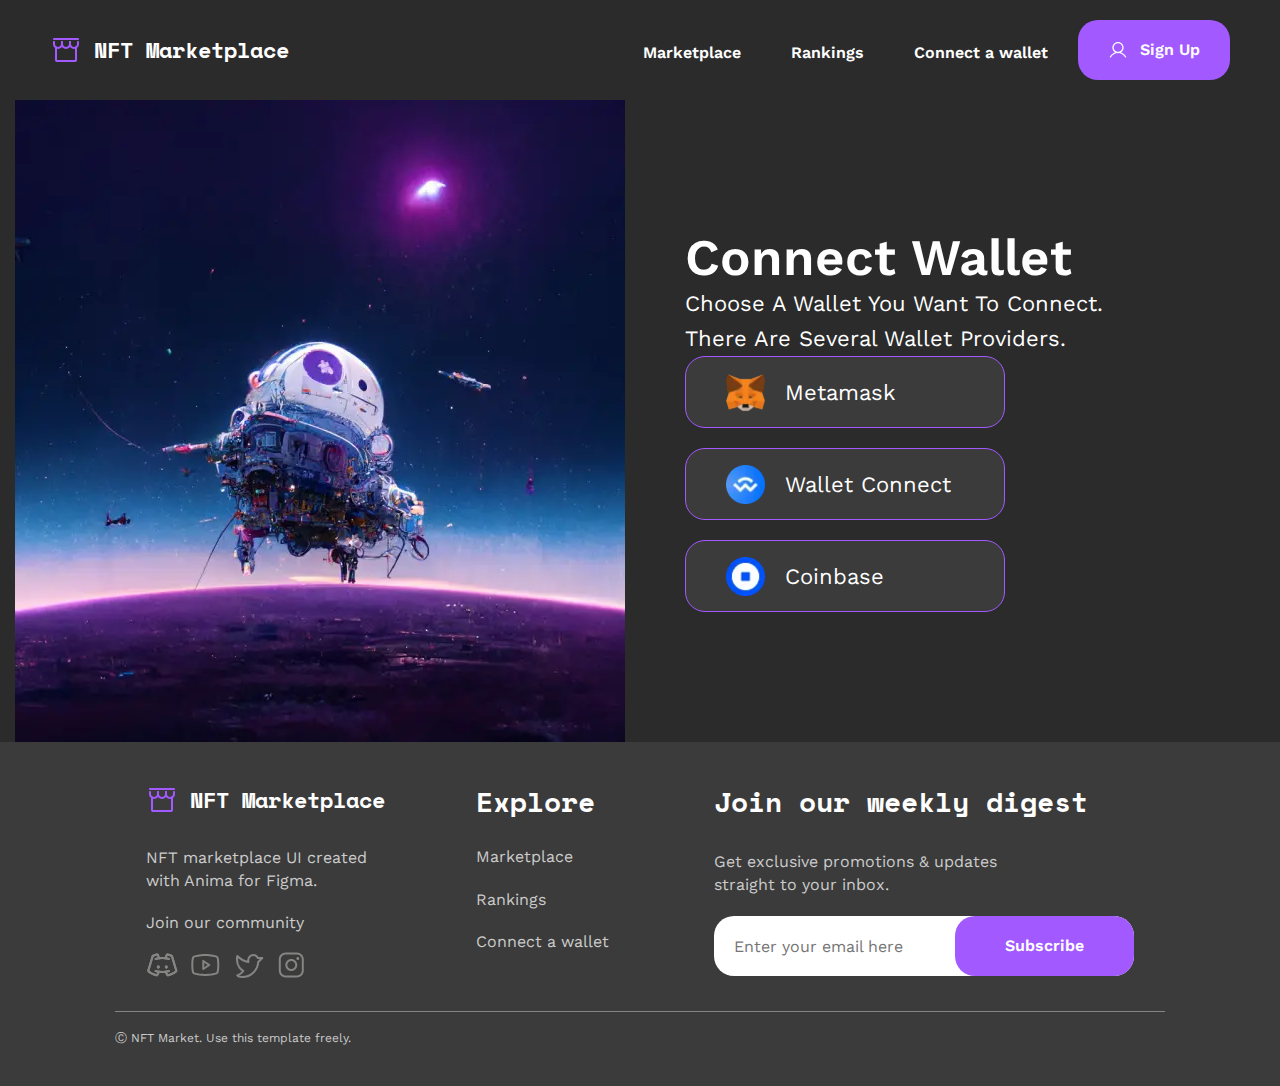
<file: connect.html>
<!DOCTYPE html>
<html lang="en">
<head>
    <meta charset="UTF-8">
    <meta name="viewport" content="width=device-width, initial-scale=1.0">
    <link rel="stylesheet" href="fonts/fonts.css">
    <link rel="stylesheet" href="reset.css">
    <link rel="stylesheet" href="aos.css" id="aos-css-file">
    <link rel="stylesheet" href="style.css">
    <title>NFT Marketplace</title>
</head>
<body class="body"> 
    <div class=" wrapper-page">
        <div class="container">
            <header class="header">
                <a href="index.html" class="h-mono h5-mono logo"><img class="logo__img"
                        src="images/icons/Storefront.svg" alt="purple-icon-storage">NFT Marketplace</a>
                <div class="header__menu-block">
                    <nav class="header-navigation">
                        <ul class="header__list">
                            <li class="text-basis text-basis_semi-bold header__item"><a href="marketplace.html"
                                    class="header-link">Marketplace</a></li>
                            <li class="text-basis text-basis_semi-bold header__item"><a href="top-creators.html"
                                    class="header-link">Rankings</a></li>
                            <li class="text-basis text-basis_semi-bold header__item"><a href="connect.html"
                                    class="header-link">Connect a wallet</a></li>
                        </ul>
                    </nav>
                    <a href="sign-up.html" class="button button-secondary text-basis text-basis_semi-bold header-button"><img
                            class="header-button__img" src="images/icons/User.svg" alt="user-icon">Sign Up</a>
                </div>
                <div class="burger-menu">
                    <span class="burger-span"></span>
                    <span class="burger-span"></span>
                    <span class="burger-span"></span>
                </div>
            </header>
        </div>
        <main class="main-connect">
            <div class="main-connect__picture"><img class="main-connect__img" src="images/connect-background-img.webp" alt=""></div>
            <div class="main-connect__block">
                <h2 class="h-sans h2-sans main-connect__headline">Connect wallet</h2>
                <p class="text main-connect__text">Choose a wallet you want to connect. <br> There are several wallet providers.</p>
                <div class="main-connect__buttons">
                    <button class="text button button-primary main-connect__button"><img class="main-connect__button-img" src="images/connect-img-1.webp" alt="">Metamask</button>
                    <button class="text button button-primary main-connect__button"><img class="main-connect__button-img" src="images/connect-img-2.webp" alt="">Wallet Connect</button>
                    <button class="text button button-primary main-connect__button"><img class="main-connect__button-img" src="images/connect-img-3.webp" alt="">Coinbase</button>
                </div>
            </div>
        </main>
    </div>
    <footer class="footer">
        <div class="wrapper">
            <div class="container">
                <div class="main-container">
                    <div class="footer-block">
                        <div class="text-basis footer-contacts">
                            <div class="footer-contacts__block">
                                <a href="index.html" class="h-mono h5-mono logo footer-logo"><img class="logo__img"
                                        src="images/icons/Storefront.svg" alt="purple-icon-storage">NFT Marketplace</a>
                                <p class="footer-contacts__text">NFT marketplace UI created with Anima for
                                    Figma.
                                </p>
                                <p class="footer-contacts__text footer-contacts__text-margin">Join our community</p>
                                <div class="footer-contacts__links">
                                    <a href="#" class="footer-contacts__link"><img src="images/icons/DiscordLogo.svg"
                                            alt=""></a>
                                    <a href="#" class="footer-contacts__link"><img src="images/icons/YoutubeLogo.svg"
                                            alt=""></a>
                                    <a href="#" class="footer-contacts__link"><img src="images/icons/TwitterLogo.svg"
                                            alt=""></a>
                                    <a href="#" class="footer-contacts__link"><img src="images/icons/InstagramLogo.svg"
                                            alt=""></a>
                                </div>
                            </div>
                            <div class="footer-contacts__block">
                                <p class="text-number footer-contacts__block-headline">Explore</p>
                                <ul class="footer-contacts__list">
                                    <li class="footer-contacts__list-item"><a href="marketplace.html"
                                            class="footer-contacts__link">Marketplace</a></li>
                                    <li class="footer-contacts__list-item"><a href="top-creators.html"
                                            class="footer-contacts__link">Rankings</a></li>
                                    <li class="footer-contacts__list-item"><a href="connect.html"
                                            class="footer-contacts__link">Connect
                                            a wallet</a></li>
                                </ul>
                            </div>
                            <div class="footer-contacts__block">
                                <p class="text-number footer-contacts__block-headline">Join our weekly digest</p>
                                <p class="footer-contacts__text">Get exclusive promotions & updates <br> straight to your
                                    inbox.
                                </p>
                                <form action="#" class="form">
                                    <input type="email" class="input footer-contacts__input" placeholder="Enter your email here">
                                    <button
                                        class="text-basis text-basis_semi-bold button button-secondary footer-contacts__button">Subscribe</button>
                                </form>
                            </div>
                        </div>
                        <div class="footer-rights">Ⓒ NFT Market. Use this template freely.</div>
                    </div>
                </div>
            </div>
        </div>
    </footer>
    <script src="js/aos.js"></script>
    <script src="js/main.js"></script>
</body>
</html>
</file>
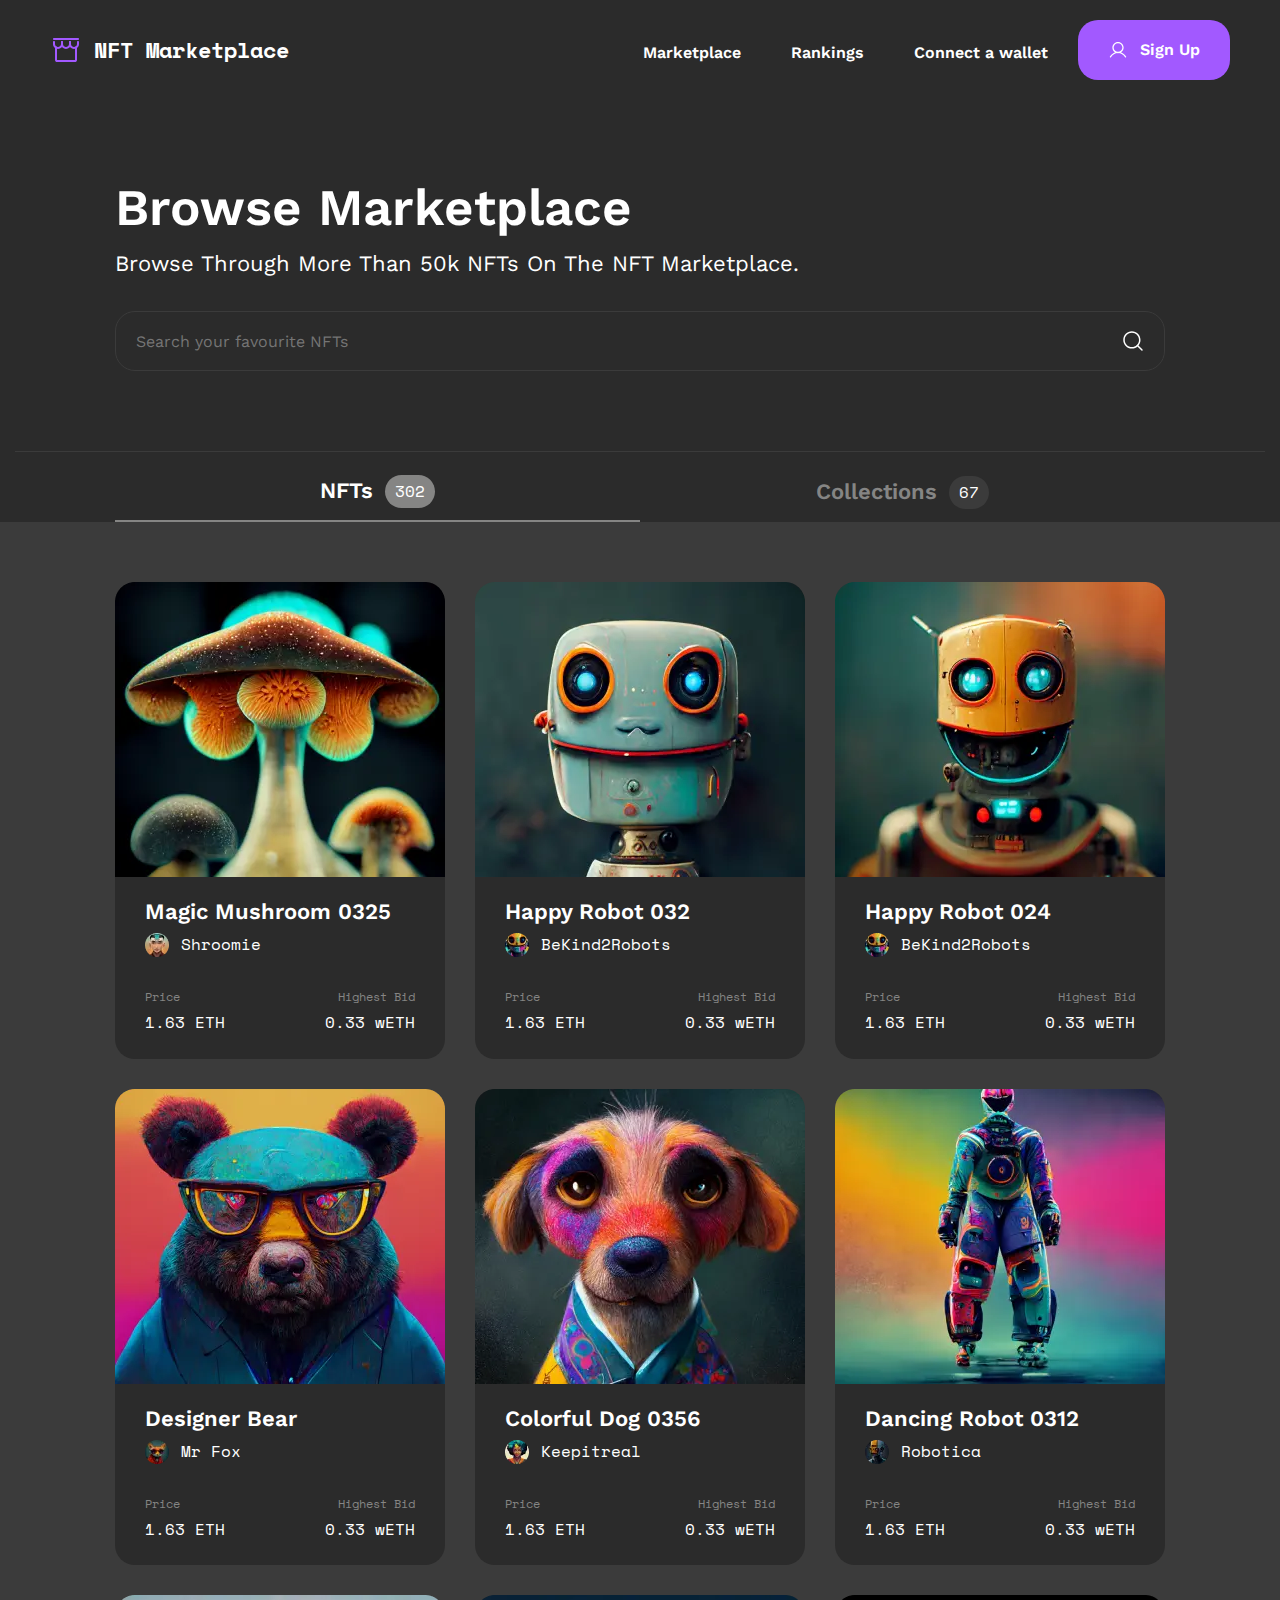
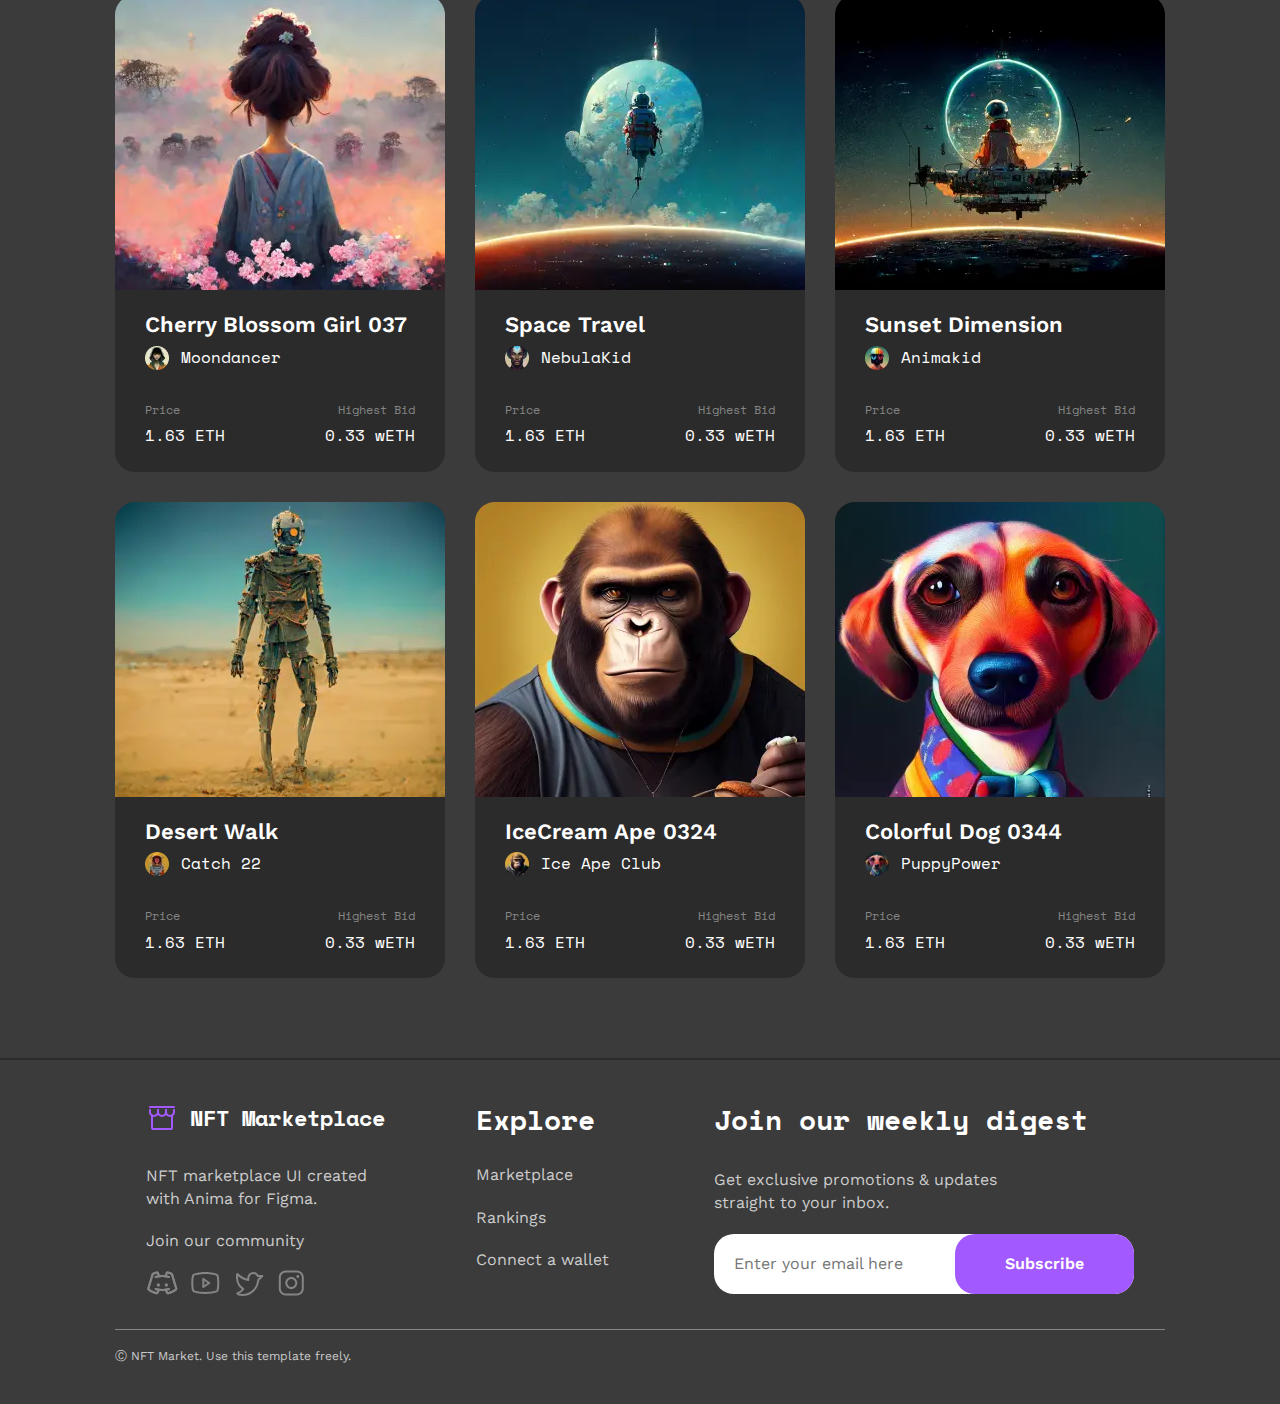
<file: marketplace.html>
<!DOCTYPE html>
<html lang="en">

<head>
    <meta charset="UTF-8">
    <meta name="viewport" content="width=device-width, initial-scale=1.0">
    <link rel="stylesheet" href="fonts/fonts.css">
    <link rel="stylesheet" href="reset.css">
    <link rel="stylesheet" href="aos.css" id="aos-css-file">
    <link rel="stylesheet" href="style.css">
    <title>NFT Marketplace</title>
</head>

<body class="body">
    <div class="wrapper wrapper-page">
        <div class="container">
            <header class="header">
                <a href="index.html" class="h-mono h5-mono logo"><img class="logo__img"
                        src="images/icons/Storefront.svg" alt="purple-icon-storage">NFT Marketplace</a>
                <div class="header__menu-block">
                    <nav class="header-navigation">
                        <ul class="header__list">
                            <li class="text-basis text-basis_semi-bold header__item"><a href="marketplace.html"
                                    class="header-link">Marketplace</a></li>
                            <li class="text-basis text-basis_semi-bold header__item"><a href="top-creators.html"
                                    class="header-link">Rankings</a></li>
                            <li class="text-basis text-basis_semi-bold header__item"><a href="connect.html"
                                    class="header-link">Connect a wallet</a></li>
                        </ul>
                    </nav>
                    <a href="sign-up.html" class="button button-secondary text-basis text-basis_semi-bold header-button"><img
                            class="header-button__img" src="images/icons/User.svg" alt="user-icon">Sign Up</a>
                </div>
                <div class="burger-menu">
                    <span class="burger-span"></span>
                    <span class="burger-span"></span>
                    <span class="burger-span"></span>
                </div>
            </header>
            <div class="main-container">
                <div class="section-marketplace">
                    <h2 class="h-sans h2-sans section-marketplace__headline">Browse Marketplace</h2>
                    <p class="text section-marketplace__text">Browse through more than 50k NFTs on the NFT Marketplace.</p>
                    <form action="#" class="section-marketplace__form">
                        <input type="text" class="section-marketplace__input" placeholder="Search your favourite NFTs">
                        <button class="section-marketplace__button">  <img src="images/icons/search.svg" alt="" class="section-marketplace__img"></button>
                    </form>
                </div>
            </div>
        </div>
    </div>
    <main class="main">
        <div class="wrapper">
            <div class="section-cards">
                <div class="container">
                    <div class="main-container">
                        <header class="section-cards__header">
                            <nav class="section-cards__navigation">
                                <ul class="section-cards__list">
                                    <li class="section-cards__item section-cards__item_wide section-cards__item_active">
                                        <p class="text text_semi-bold section-cards__item-name">NFTs</p>
                                        <p class="text-number text-number_small section-cards__item-counts">302</p>
                                    </li>
                                    <li class="section-cards__item section-cards__item_wide">
                                        <p class=" text text_semi-bold section-cards__item-name">Collections</p>
                                        <p class="text-number text-number_small section-cards__item-counts">67</p>
                                    </li>
                                </ul>
                            </nav>
                        </header>
                    </div>
                </div>
            </div>
        </div>
        <div class="wrapper-nfts">
            <div class="wrapper">
                <div class="container">
                    <div class="main-container">
                        <section class="nfts-cards marketplace-cards">
                            <a href="#" class="nft-card marketplace-cards__item">
                                <div class="nft-card__picture"><img src="images/nft-cards/img18.webp" alt=""></div>
                                <div class="nft-card__block nft-card__block_black">
                                    <p class="nft-card__name">Magic Mushroom 0325</p>
                                    <p class="nft-card__user-name"><img class="nft-card__avatar"
                                            src="images/avatar/avatar6.webp" alt="">Shroomie</p>
                                    <div class="nft-card__sub-block">
                                        <p class="nft-card__text nft-card__text_grey">Price</p>
                                        <p class="nft-card__text nft-card__text_grey">Highest Bid</p>
                                    </div>
                                    <div class="nft-card__sub-block">
                                        <p class="nft-card__text">1.63 ETH</p>
                                        <p class="nft-card__text">0.33 wETH</p>
                                    </div>
                                </div>
                            </a>
                            <a href="#" class="nft-card marketplace-cards__item">
                                <div class="nft-card__picture"><img src="images/nft-cards/img19.webp" alt=""></div>
                                <div class="nft-card__block nft-card__block_black">
                                    <p class="nft-card__name">Happy Robot 032</p>
                                    <p class="nft-card__user-name"><img class="nft-card__avatar"
                                            src="images/avatar/avatar4.webp" alt="">BeKind2Robots</p>
                                    <div class="nft-card__sub-block">
                                        <p class="nft-card__text nft-card__text_grey">Price</p>
                                        <p class="nft-card__text nft-card__text_grey">Highest Bid</p>
                                    </div>
                                    <div class="nft-card__sub-block">
                                        <p class="nft-card__text">1.63 ETH</p>
                                        <p class="nft-card__text">0.33 wETH</p>
                                    </div>
                                </div>
                            </a>
                            <a href="#" class="nft-card marketplace-cards__item">
                                <div class="nft-card__picture"><img src="images/nft-cards/img20.webp" alt=""></div>
                                <div class="nft-card__block nft-card__block_black">
                                    <p class="nft-card__name">Happy Robot 024</p>
                                    <p class="nft-card__user-name"><img class="nft-card__avatar"
                                            src="images/avatar/avatar4.webp" alt="">BeKind2Robots</p>
                                    <div class="nft-card__sub-block">
                                        <p class="nft-card__text nft-card__text_grey">Price</p>
                                        <p class="nft-card__text nft-card__text_grey">Highest Bid</p>
                                    </div>
                                    <div class="nft-card__sub-block">
                                        <p class="nft-card__text">1.63 ETH</p>
                                        <p class="nft-card__text">0.33 wETH</p>
                                    </div>
                                </div>
                            </a>
                            <a href="#" class="nft-card marketplace-cards__item">
                                <div class="nft-card__picture"><img src="images/nft-cards/img13.webp" alt=""></div>
                                <div class="nft-card__block nft-card__block_black">
                                    <p class="nft-card__name">Designer Bear</p>
                                    <p class="nft-card__user-name"><img class="nft-card__avatar"
                                            src="images/avatar/avatar5.webp" alt="">Mr Fox</p>
                                    <div class="nft-card__sub-block">
                                        <p class="nft-card__text nft-card__text_grey">Price</p>
                                        <p class="nft-card__text nft-card__text_grey">Highest Bid</p>
                                    </div>
                                    <div class="nft-card__sub-block">
                                        <p class="nft-card__text">1.63 ETH</p>
                                        <p class="nft-card__text">0.33 wETH</p>
                                    </div>
                                </div>
                            </a>
                            <a href="#" class="nft-card marketplace-cards__item">
                                <div class="nft-card__picture"><img src="images/nft-cards/img21.webp" alt=""></div>
                                <div class="nft-card__block nft-card__block_black">
                                    <p class="nft-card__name">Colorful Dog 0356</p>
                                    <p class="nft-card__user-name"><img class="nft-card__avatar"
                                            src="images/avatar/avatar3.webp" alt="">Keepitreal</p>
                                    <div class="nft-card__sub-block">
                                        <p class="nft-card__text nft-card__text_grey">Price</p>
                                        <p class="nft-card__text nft-card__text_grey">Highest Bid</p>
                                    </div>
                                    <div class="nft-card__sub-block">
                                        <p class="nft-card__text">1.63 ETH</p>
                                        <p class="nft-card__text">0.33 wETH</p>
                                    </div>
                                </div>
                            </a>
                            <a href="#" class="nft-card marketplace-cards__item">
                                <div class="nft-card__picture"><img src="images/nft-cards/img15.webp" alt=""></div>
                                <div class="nft-card__block nft-card__block_black">
                                    <p class="nft-card__name">Dancing Robot 0312</p>
                                    <p class="nft-card__user-name"><img class="nft-card__avatar"
                                            src="images/avatar/avatar8.webp" alt="">Robotica</p>
                                    <div class="nft-card__sub-block">
                                        <p class="nft-card__text nft-card__text_grey">Price</p>
                                        <p class="nft-card__text nft-card__text_grey">Highest Bid</p>
                                    </div>
                                    <div class="nft-card__sub-block">
                                        <p class="nft-card__text">1.63 ETH</p>
                                        <p class="nft-card__text">0.33 wETH</p>
                                    </div>
                                </div>
                            </a>
                            <a href="#" class="nft-card marketplace-cards__item">
                                <div class="nft-card__picture"><img src="images/nft-cards/img7.webp" alt=""></div>
                                <div class="nft-card__block nft-card__block_black">
                                    <p class="nft-card__name">Cherry Blossom Girl 037</p>
                                    <p class="nft-card__user-name"><img class="nft-card__avatar"
                                            src="images/avatar/avatar1.webp" alt="">Moondancer</p>
                                    <div class="nft-card__sub-block">
                                        <p class="nft-card__text nft-card__text_grey">Price</p>
                                        <p class="nft-card__text nft-card__text_grey">Highest Bid</p>
                                    </div>
                                    <div class="nft-card__sub-block">
                                        <p class="nft-card__text">1.63 ETH</p>
                                        <p class="nft-card__text">0.33 wETH</p>
                                    </div>
                                </div>
                            </a>
                            <a href="#" class="nft-card marketplace-cards__item">
                                <div class="nft-card__picture"><img src="images/nft-cards/img22.webp" alt=""></div>
                                <div class="nft-card__block nft-card__block_black">
                                    <p class="nft-card__name">Space Travel</p>
                                    <p class="nft-card__user-name"><img class="nft-card__avatar"
                                            src="images/avatar/avatar2.webp" alt="">NebulaKid</p>
                                    <div class="nft-card__sub-block">
                                        <p class="nft-card__text nft-card__text_grey">Price</p>
                                        <p class="nft-card__text nft-card__text_grey">Highest Bid</p>
                                    </div>
                                    <div class="nft-card__sub-block">
                                        <p class="nft-card__text">1.63 ETH</p>
                                        <p class="nft-card__text">0.33 wETH</p>
                                    </div>
                                </div>
                            </a>
                            <a href="#" class="nft-card marketplace-cards__item">
                                <div class="nft-card__picture"><img src="images/nft-cards/img23.webp" alt=""></div>
                                <div class="nft-card__block nft-card__block_black">
                                    <p class="nft-card__name">Sunset Dimension</p>
                                    <p class="nft-card__user-name"><img class="nft-card__avatar"
                                            src="images/avatar/introduction-avatar.webp" alt="">Animakid</p>
                                    <div class="nft-card__sub-block">
                                        <p class="nft-card__text nft-card__text_grey">Price</p>
                                        <p class="nft-card__text nft-card__text_grey">Highest Bid</p>
                                    </div>
                                    <div class="nft-card__sub-block">
                                        <p class="nft-card__text">1.63 ETH</p>
                                        <p class="nft-card__text">0.33 wETH</p>
                                    </div>
                                </div>
                            </a>
                            <a href="#" class="nft-card marketplace-cards__item">
                                <div class="nft-card__picture"><img src="images/nft-cards/img24.webp" alt=""></div>
                                <div class="nft-card__block nft-card__block_black">
                                    <p class="nft-card__name">Desert Walk</p>
                                    <p class="nft-card__user-name"><img class="nft-card__avatar"
                                            src="images/avatar/avatar9.webp" alt="">Catch 22</p>
                                    <div class="nft-card__sub-block">
                                        <p class="nft-card__text nft-card__text_grey">Price</p>
                                        <p class="nft-card__text nft-card__text_grey">Highest Bid</p>
                                    </div>
                                    <div class="nft-card__sub-block">
                                        <p class="nft-card__text">1.63 ETH</p>
                                        <p class="nft-card__text">0.33 wETH</p>
                                    </div>
                                </div>
                            </a>
                            <a href="#" class="nft-card marketplace-cards__item">
                                <div class="nft-card__picture"><img src="images/nft-cards/img25.webp" alt=""></div>
                                <div class="nft-card__block nft-card__block_black">
                                    <p class="nft-card__name">IceCream Ape 0324</p>
                                    <p class="nft-card__user-name"><img class="nft-card__avatar"
                                            src="images/avatar/avatar10.webp" alt="">Ice Ape Club</p>
                                    <div class="nft-card__sub-block">
                                        <p class="nft-card__text nft-card__text_grey">Price</p>
                                        <p class="nft-card__text nft-card__text_grey">Highest Bid</p>
                                    </div>
                                    <div class="nft-card__sub-block">
                                        <p class="nft-card__text">1.63 ETH</p>
                                        <p class="nft-card__text">0.33 wETH</p>
                                    </div>
                                </div>
                            </a>
                            <a href="#" class="nft-card marketplace-cards__item">
                                <div class="nft-card__picture"><img src="images/nft-cards/img26.webp" alt=""></div>
                                <div class="nft-card__block nft-card__block_black">
                                    <p class="nft-card__name">Colorful Dog 0344</p>
                                    <p class="nft-card__user-name"><img class="nft-card__avatar"
                                            src="images/avatar/avatar11.webp" alt="">PuppyPower</p>
                                    <div class="nft-card__sub-block">
                                        <p class="nft-card__text nft-card__text_grey">Price</p>
                                        <p class="nft-card__text nft-card__text_grey">Highest Bid</p>
                                    </div>
                                    <div class="nft-card__sub-block">
                                        <p class="nft-card__text">1.63 ETH</p>
                                        <p class="nft-card__text">0.33 wETH</p>
                                    </div>
                                </div>
                            </a>
                        </section>
                    </div>
                </div>
            </div>
        </div>
    </main>
    <footer class="footer">
        <div class="wrapper">
            <div class="container">
                <div class="main-container">
                    <div class="footer-block">
                        <div class="text-basis footer-contacts">
                            <div class="footer-contacts__block">
                                <a href="index.html" class="h-mono h5-mono logo footer-logo"><img class="logo__img"
                                        src="images/icons/Storefront.svg" alt="purple-icon-storage">NFT Marketplace</a>
                                <p class="footer-contacts__text">NFT marketplace UI created with Anima for
                                    Figma.
                                </p>
                                <p class="footer-contacts__text footer-contacts__text-margin">Join our community</p>
                                <div class="footer-contacts__links">
                                    <a href="#" class="footer-contacts__link"><img src="images/icons/DiscordLogo.svg"
                                            alt=""></a>
                                    <a href="#" class="footer-contacts__link"><img src="images/icons/YoutubeLogo.svg"
                                            alt=""></a>
                                    <a href="#" class="footer-contacts__link"><img src="images/icons/TwitterLogo.svg"
                                            alt=""></a>
                                    <a href="#" class="footer-contacts__link"><img src="images/icons/InstagramLogo.svg"
                                            alt=""></a>
                                </div>
                            </div>
                            <div class="footer-contacts__block">
                                <p class="text-number footer-contacts__block-headline">Explore</p>
                                <ul class="footer-contacts__list">
                                    <li class="footer-contacts__list-item"><a href="marketplace.html"
                                            class="footer-contacts__link">Marketplace</a></li>
                                    <li class="footer-contacts__list-item"><a href="#"
                                            class="footer-contacts__link">Rankings</a></li>
                                    <li class="footer-contacts__list-item"><a href="#"
                                            class="footer-contacts__link">Connect
                                            a wallet</a></li>
                                </ul>
                            </div>
                            <div class="footer-contacts__block">
                                <p class="text-number footer-contacts__block-headline">Join our weekly digest</p>
                                <p class="footer-contacts__text">Get exclusive promotions & updates <br> straight to
                                    your
                                    inbox.
                                </p>
                                <form action="#" class="form">
                                    <input type="email" class="input footer-contacts__input"
                                        placeholder="Enter your email here">
                                    <button
                                        class="text-basis text-basis_semi-bold button button-secondary footer-contacts__button">Subscribe</button>
                                </form>
                            </div>
                        </div>
                        <div class="footer-rights">Ⓒ NFT Market. Use this template freely.</div>
                    </div>
                </div>
            </div>
        </div>
    </footer>
    <script src="js/aos.js"></script>
    <script src="js/main.js"></script>
    <script src="js/artist-page.js"></script>
</body>

</html>
</file>
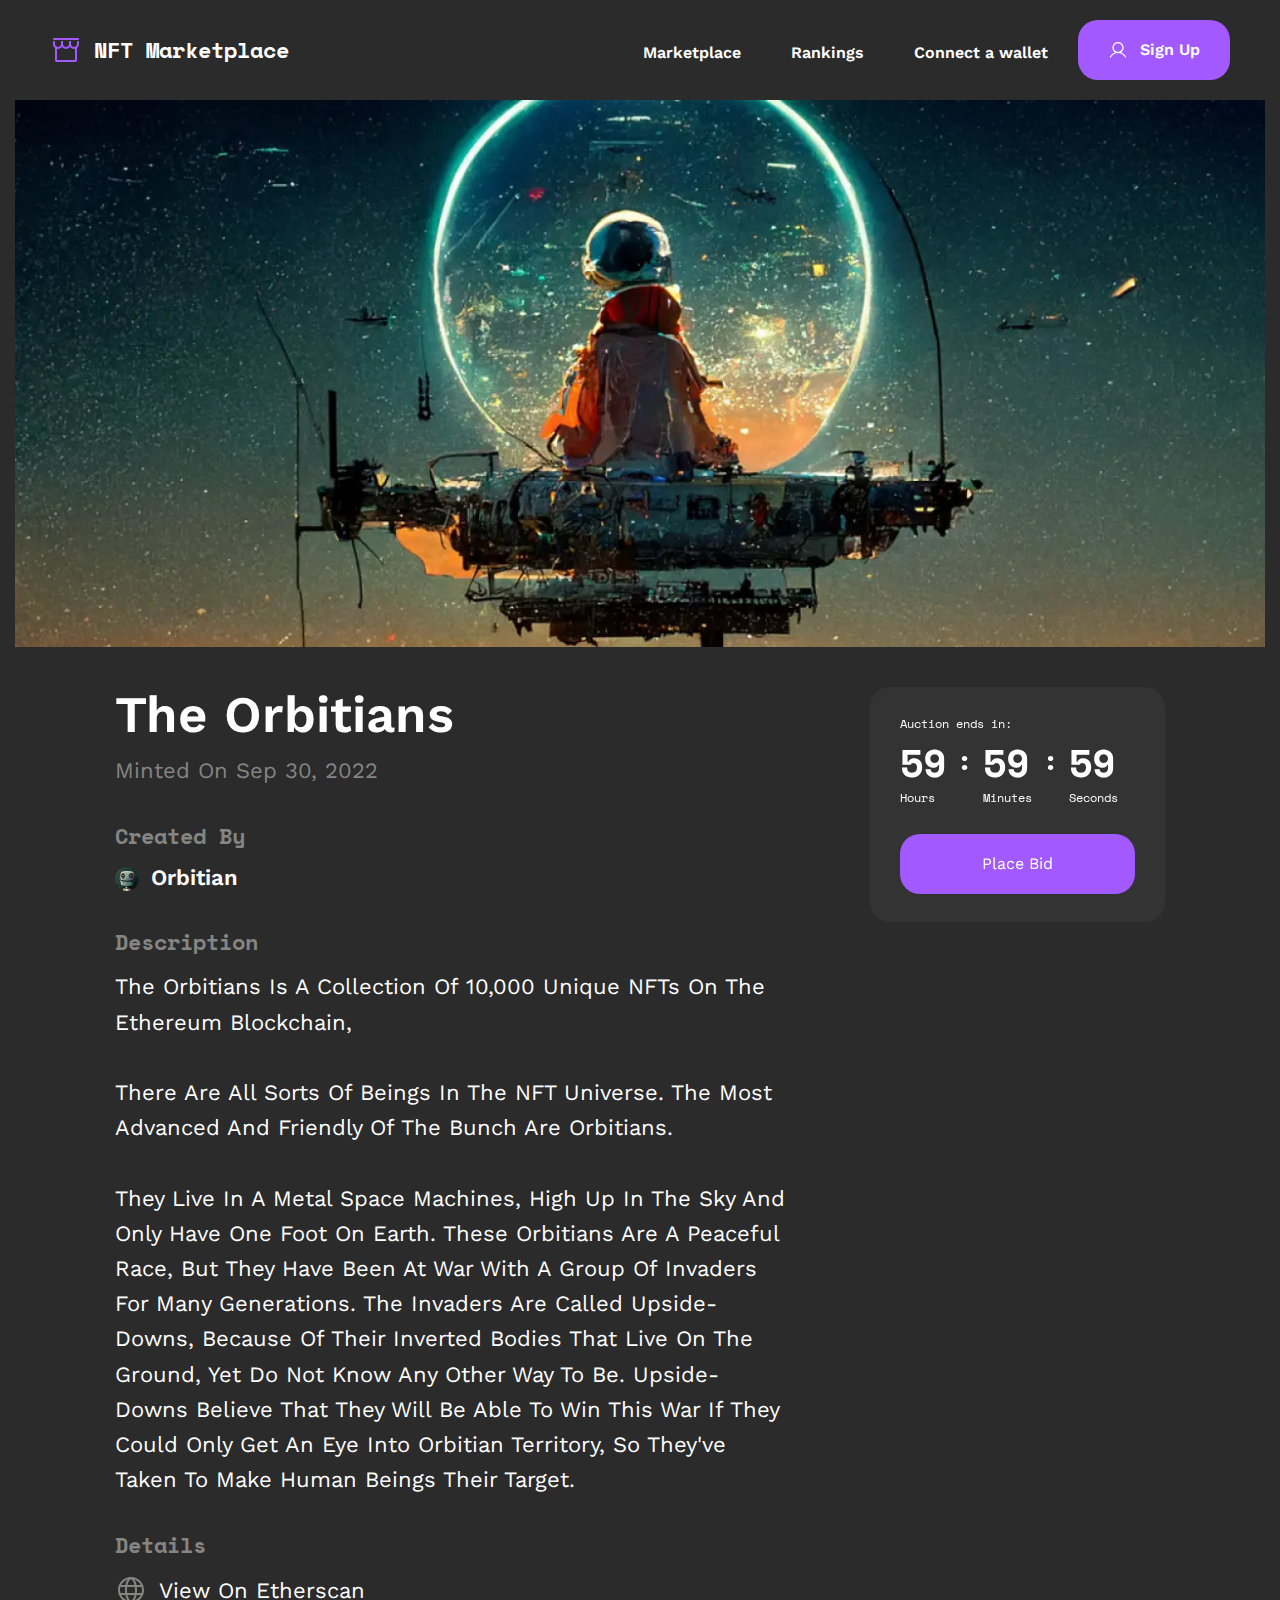
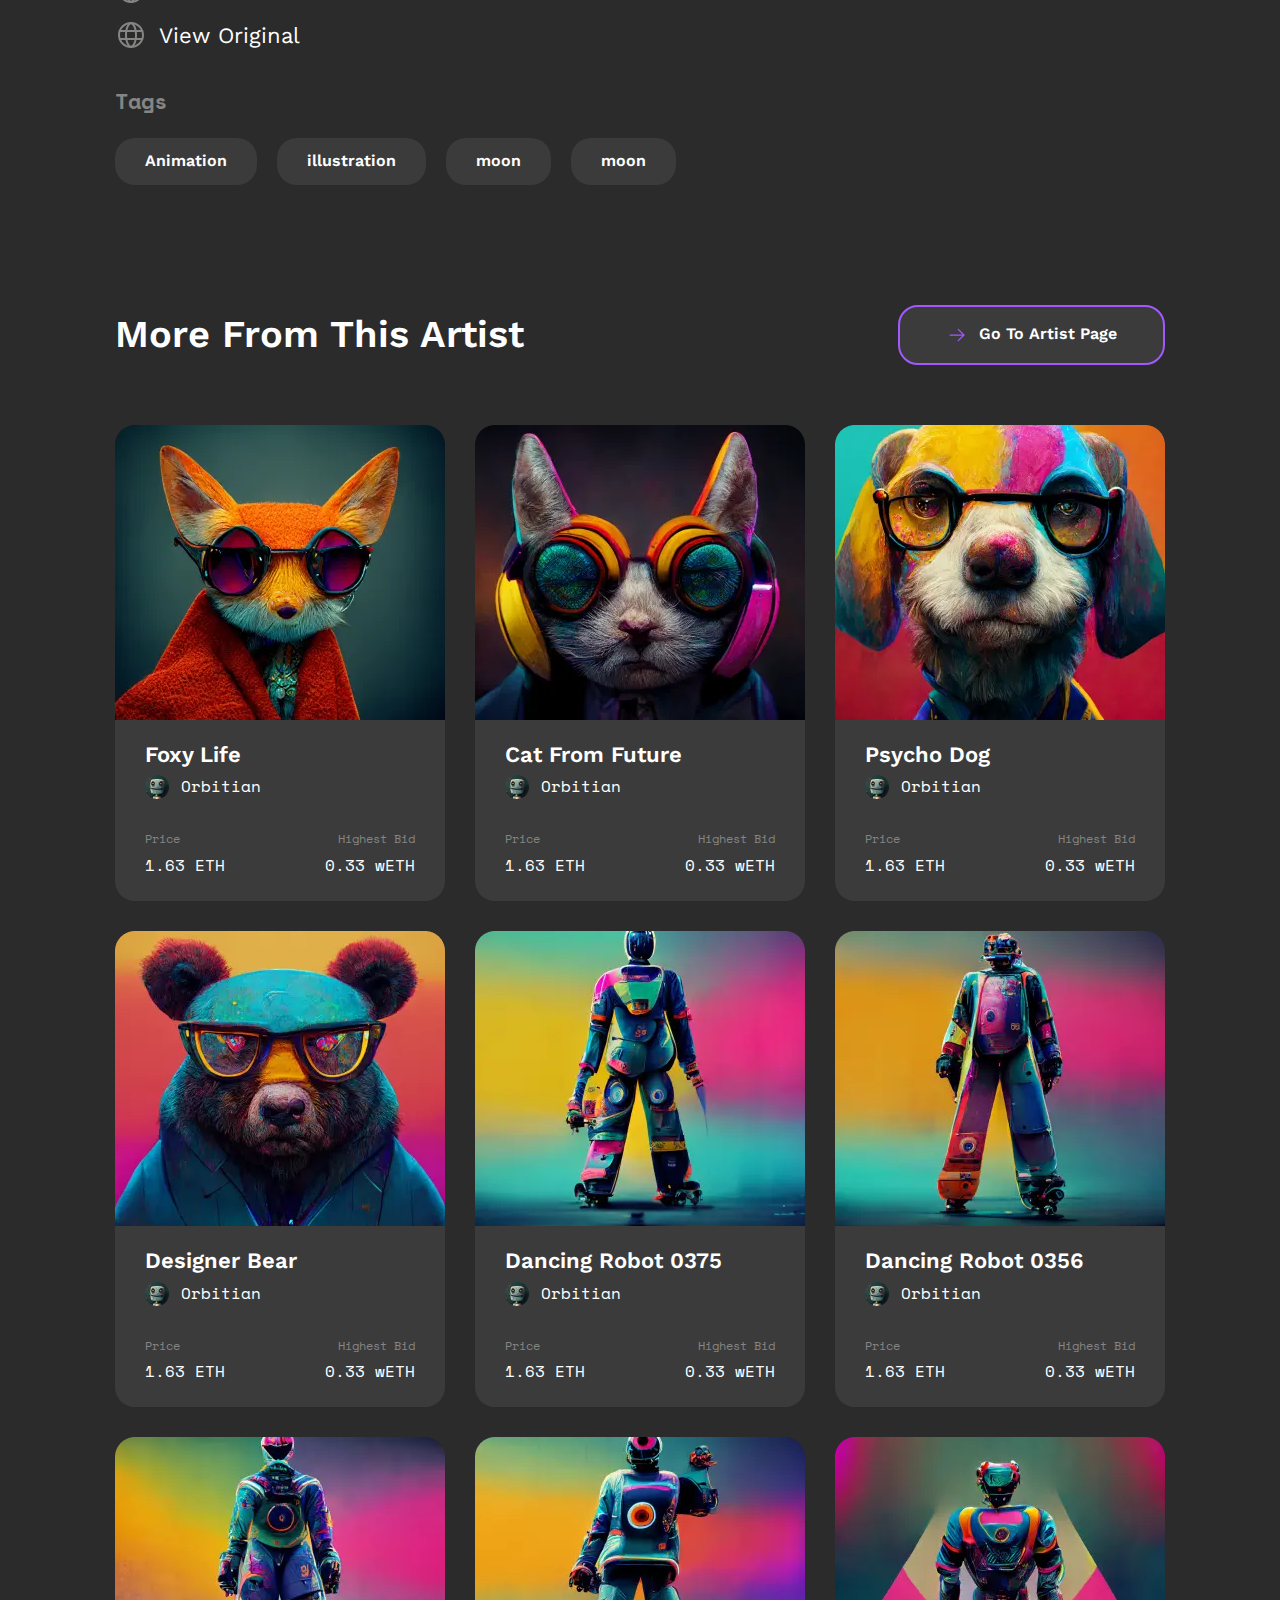
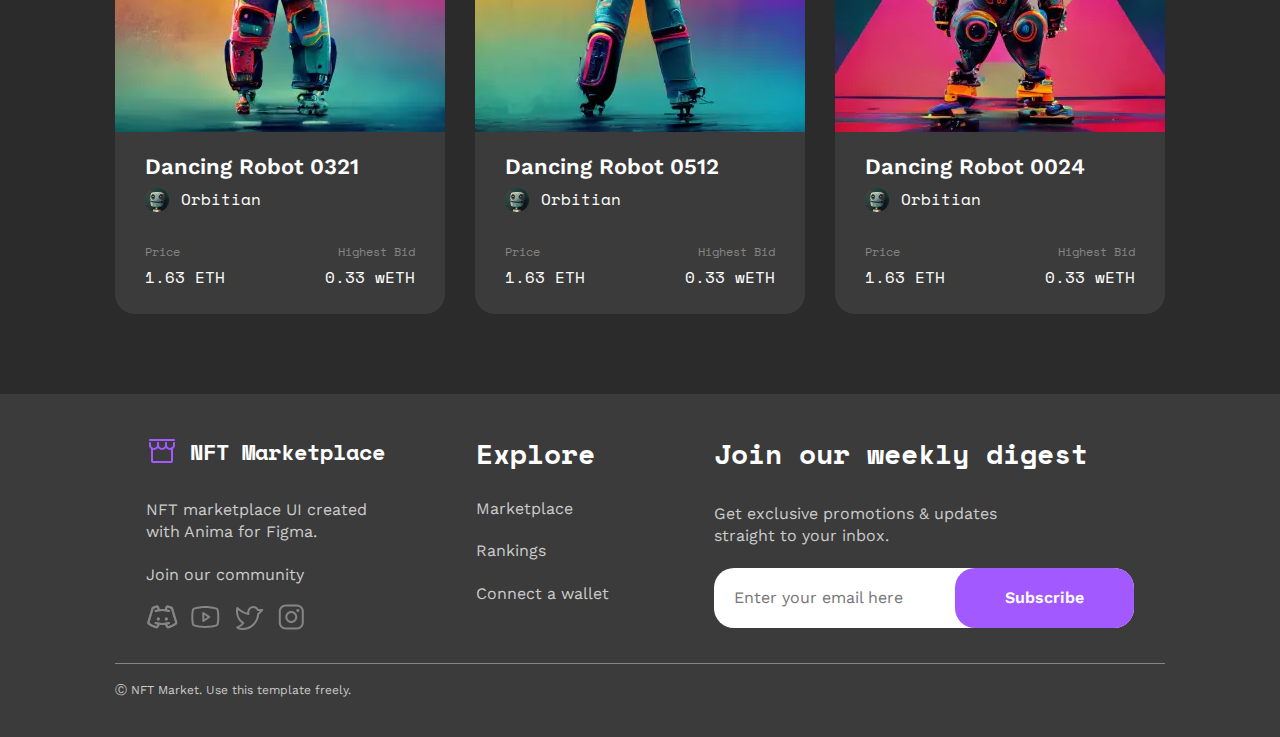
<file: orbitians.html>
<!DOCTYPE html>
<html lang="en">

<head>
    <meta charset="UTF-8">
    <meta name="viewport" content="width=device-width, initial-scale=1.0">
    <link rel="stylesheet" href="fonts/fonts.css">
    <link rel="stylesheet" href="reset.css">
    <link rel="stylesheet" href="aos.css" id="aos-css-file">
    <link rel="stylesheet" href="style.css">
    <title>NFT Marketplace</title>
</head>

<body class="body">
    <div class="wrapper wrapper-page">
        <div class="container">
            <header class="header">
                <a href="index.html" class="h-mono h5-mono logo"><img class="logo__img"
                        src="images/icons/Storefront.svg" alt="purple-icon-storage">NFT Marketplace</a>
                <div class="header__menu-block">
                    <nav class="header-navigation">
                        <ul class="header__list">
                            <li class="text-basis text-basis_semi-bold header__item"><a href="marketplace.html"
                                    class="header-link">Marketplace</a></li>
                            <li class="text-basis text-basis_semi-bold header__item"><a href="top-creators.htmlhref="#" "
                                    class="header-link">Rankings</a></li>
                            <li class="text-basis text-basis_semi-bold header__item"><a href="connect.html"
                                    class="header-link">Connect a wallet</a></li>
                        </ul>
                    </nav>
                    <button class="button button-secondary text-basis text-basis_semi-bold header-button"><img
                            class="header-button__img" src="images/icons/User.svg" alt="user-icon">Sign Up</button>
                </div>
                <div class="burger-menu">
                    <span class="burger-span"></span>
                    <span class="burger-span"></span>
                    <span class="burger-span"></span>
                </div>
            </header>
        </div>
        <div class="section-picture"><img class="section-picture__img" src="images/orbitians-img.webp" alt=""></div>
        <div class="wrapper">
            <div class="container">
                <div class="main-container">
                    <section class="orbitians">
                        <div class="orbitians-info">
                            <h2 class="h-sans h2-sans orbitians__headline">The Orbitians</h2>
                            <p class="text orbitians__date">Minted on Sep 30, 2022</p>
                            <p class="text-number orbitians__sub-title">Created By</p>
                            <a href="artist-page.html" class="orbitians__user">
                                <img src="images/avatar/avatar7.webp" alt="" class="orbitians__avatar">
                                <p class="text text_semi-bold orbitians__user-name">Orbitian</p>
                            </a>
                            <p class="text-number orbitians__sub-title">Description</p>
                            <p class="text orbitians__article">The Orbitians
                                is a collection of 10,000 unique NFTs on the Ethereum blockchain, <br><br> There are all
                                sorts of
                                beings in the NFT Universe. The most advanced and friendly of the bunch are Orbitians.
                                <br><br>
                                They live in a metal space machines, high up in the sky and only have one foot on Earth.
                                These Orbitians are a peaceful race, but they have been at war with a group of invaders
                                for many generations. The invaders are called Upside-Downs, because of their inverted
                                bodies that live on the ground, yet do not know any other way to be. Upside-Downs
                                believe that they will be able to win this war if they could only get an eye into
                                Orbitian territory, so they've taken to make human beings their target.
                            </p>
                            <p class="text-number orbitians__sub-title">Details</p>
                            <a href="#" class="text orbitians__link orbitians__link_margin"><img
                                    src="images/icons/Globe.svg" alt="" class="orbitians__link-icon"> View on
                                Etherscan</a>
                            <a href="#" class="text orbitians__link"><img src="images/icons/Globe.svg" alt=""
                                    class="orbitians__link-icon"> View Original</a>
                            <p class="text-number orbitians__sub-title">Tags</p>
                            <div class="orbitians__tag-block">
                                <div class="text-basis text-basis_semi-bold orbitians__tag">Animation</div>
                                <div class="text-basis text-basis_semi-bold orbitians__tag">illustration</div>
                                <div class="text-basis text-basis_semi-bold orbitians__tag">moon</div>
                                <div class="text-basis text-basis_semi-bold orbitians__tag">moon</div>
                            </div>
                        </div>
                        <div class="count orbitians__count">
                            <p class="count-text">Auction ends in:</p>
                            <div class="count__block-time">
                                <div class="count__time-item">
                                    <p class="count__number">59</p>
                                    <p class="count-text">Hours</p>
                                </div>
                                <p class="text-number count__colon">:</p>
                                <div class="count__time-item">
                                    <p class="count__number">59</p>
                                    <p class="count-text">Minutes</p>
                                </div>
                                <p class="text-number count__colon">:</p>
                                <div class="count__time-item">
                                    <p class="count__number">59</p>
                                    <p class="count-text">Seconds</p>
                                </div>
                            </div>
                            <button class="text-basis text-basis__semi-bold button button-secondary count__button">Place
                                Bid</button>
                        </div>
                    </section>
                </div>
            </div>
        </div>
    </div>
    <main class="main">
        <div class="wrapper">
            <div class="container">
                <div class="main-container">
                    <div class="orbitians-block">
                        <div class="orbitians-block__row">
                            <h3 class="h-sans h3-sans orbitians__headline">More from this artist</h3>
                            <a href="artist-page.html" class="text-basis text-basis_semi-bold button button-secondary orbitians__nfts-button"><img
                                    src="images/icons/ArrowRight.svg" alt="" class="orbitians__nfts-icon">Go To Artist
                                Page</a>
                        </div>
                        <section class="nfts-cards orbitians__nfts-cards">
                            <a href="#" class="nft-card  orbitians__nft-card">
                                <div class="nft-card__picture"><img src="images/nft-cards/img10.webp" alt=""></div>
                                <div class="nft-card__block">
                                    <p class="nft-card__name">Foxy Life</p>
                                    <p class="nft-card__user-name"><img class="nft-card__avatar"
                                            src="images/avatar/avatar7.webp" alt="">Orbitian</p>
                                    <div class="nft-card__sub-block">
                                        <p class="nft-card__text nft-card__text_grey">Price</p>
                                        <p class="nft-card__text nft-card__text_grey">Highest Bid</p>
                                    </div>
                                    <div class="nft-card__sub-block">
                                        <p class="nft-card__text">1.63 ETH</p>
                                        <p class="nft-card__text">0.33 wETH</p>
                                    </div>
                                </div>
                            </a>
                            <a href="#" class="nft-card  orbitians__nft-card">
                                <div class="nft-card__picture"><img src="images/nft-cards/img11.webp" alt=""></div>
                                <div class="nft-card__block">
                                    <p class="nft-card__name">Cat from future</p>
                                    <p class="nft-card__user-name"><img class="nft-card__avatar"
                                            src="images/avatar/avatar7.webp" alt="">Orbitian</p>
                                    <div class="nft-card__sub-block">
                                        <p class="nft-card__text nft-card__text_grey">Price</p>
                                        <p class="nft-card__text nft-card__text_grey">Highest Bid</p>
                                    </div>
                                    <div class="nft-card__sub-block">
                                        <p class="nft-card__text">1.63 ETH</p>
                                        <p class="nft-card__text">0.33 wETH</p>
                                    </div>
                                </div>
                            </a>
                            <a href="#" class="nft-card  orbitians__nft-card">
                                <div class="nft-card__picture"><img src="images/nft-cards/img12.webp" alt=""></div>
                                <div class="nft-card__block">
                                    <p class="nft-card__name">Psycho Dog</p>
                                    <p class="nft-card__user-name"><img class="nft-card__avatar"
                                            src="images/avatar/avatar7.webp" alt="">Orbitian</p>
                                    <div class="nft-card__sub-block">
                                        <p class="nft-card__text nft-card__text_grey">Price</p>
                                        <p class="nft-card__text nft-card__text_grey">Highest Bid</p>
                                    </div>
                                    <div class="nft-card__sub-block">
                                        <p class="nft-card__text">1.63 ETH</p>
                                        <p class="nft-card__text">0.33 wETH</p>
                                    </div>
                                </div>
                            </a>
                            <a href="#" class="nft-card  orbitians__nft-card">
                                <div class="nft-card__picture"><img src="images/nft-cards/img13.webp" alt=""></div>
                                <div class="nft-card__block">
                                    <p class="nft-card__name">Designer Bear</p>
                                    <p class="nft-card__user-name"><img class="nft-card__avatar"
                                            src="images/avatar/avatar7.webp" alt="">Orbitian</p>
                                    <div class="nft-card__sub-block">
                                        <p class="nft-card__text nft-card__text_grey">Price</p>
                                        <p class="nft-card__text nft-card__text_grey">Highest Bid</p>
                                    </div>
                                    <div class="nft-card__sub-block">
                                        <p class="nft-card__text">1.63 ETH</p>
                                        <p class="nft-card__text">0.33 wETH</p>
                                    </div>
                                </div>
                            </a>
                            <a href="#" class="nft-card  orbitians__nft-card">
                                <div class="nft-card__picture"><img src="images/nft-cards/img14.webp" alt=""></div>
                                <div class="nft-card__block">
                                    <p class="nft-card__name">Dancing Robot 0375</p>
                                    <p class="nft-card__user-name"><img class="nft-card__avatar"
                                            src="images/avatar/avatar7.webp" alt="">Orbitian</p>
                                    <div class="nft-card__sub-block">
                                        <p class="nft-card__text nft-card__text_grey">Price</p>
                                        <p class="nft-card__text nft-card__text_grey">Highest Bid</p>
                                    </div>
                                    <div class="nft-card__sub-block">
                                        <p class="nft-card__text">1.63 ETH</p>
                                        <p class="nft-card__text">0.33 wETH</p>
                                    </div>
                                </div>
                            </a>
                            <a href="#" class="nft-card  orbitians__nft-card">
                                <div class="nft-card__picture"><img src="images/nft-cards/img8.webp" alt=""></div>
                                <div class="nft-card__block">
                                    <p class="nft-card__name">Dancing Robot 0356</p>
                                    <p class="nft-card__user-name"><img class="nft-card__avatar"
                                            src="images/avatar/avatar7.webp" alt="">Orbitian</p>
                                    <div class="nft-card__sub-block">
                                        <p class="nft-card__text nft-card__text_grey">Price</p>
                                        <p class="nft-card__text nft-card__text_grey">Highest Bid</p>
                                    </div>
                                    <div class="nft-card__sub-block">
                                        <p class="nft-card__text">1.63 ETH</p>
                                        <p class="nft-card__text">0.33 wETH</p>
                                    </div>
                                </div>
                            </a>
                            <a href="#" class="nft-card  orbitians__nft-card">
                                <div class="nft-card__picture"><img src="images/nft-cards/img15.webp" alt=""></div>
                                <div class="nft-card__block">
                                    <p class="nft-card__name">Dancing Robot 0321</p>
                                    <p class="nft-card__user-name"><img class="nft-card__avatar"
                                            src="images/avatar/avatar7.webp" alt="">Orbitian</p>
                                    <div class="nft-card__sub-block">
                                        <p class="nft-card__text nft-card__text_grey">Price</p>
                                        <p class="nft-card__text nft-card__text_grey">Highest Bid</p>
                                    </div>
                                    <div class="nft-card__sub-block">
                                        <p class="nft-card__text">1.63 ETH</p>
                                        <p class="nft-card__text">0.33 wETH</p>
                                    </div>
                                </div>
                            </a>
                            <a href="#" class="nft-card  orbitians__nft-card">
                                <div class="nft-card__picture"><img src="images/nft-cards/img16.webp" alt=""></div>
                                <div class="nft-card__block">
                                    <p class="nft-card__name">Dancing Robot 0512</p>
                                    <p class="nft-card__user-name"><img class="nft-card__avatar"
                                            src="images/avatar/avatar7.webp" alt="">Orbitian</p>
                                    <div class="nft-card__sub-block">
                                        <p class="nft-card__text nft-card__text_grey">Price</p>
                                        <p class="nft-card__text nft-card__text_grey">Highest Bid</p>
                                    </div>
                                    <div class="nft-card__sub-block">
                                        <p class="nft-card__text">1.63 ETH</p>
                                        <p class="nft-card__text">0.33 wETH</p>
                                    </div>
                                </div>
                            </a>
                            <a href="#" class="nft-card  orbitians__nft-card">
                                <div class="nft-card__picture"><img src="images/nft-cards/img17.webp" alt=""></div>
                                <div class="nft-card__block">
                                    <p class="nft-card__name">Dancing Robot 0024</p>
                                    <p class="nft-card__user-name"><img class="nft-card__avatar"
                                            src="images/avatar/avatar7.webp" alt="">Orbitian</p>
                                    <div class="nft-card__sub-block">
                                        <p class="nft-card__text nft-card__text_grey">Price</p>
                                        <p class="nft-card__text nft-card__text_grey">Highest Bid</p>
                                    </div>
                                    <div class="nft-card__sub-block">
                                        <p class="nft-card__text">1.63 ETH</p>
                                        <p class="nft-card__text">0.33 wETH</p>
                                    </div>
                                </div>
                            </a>
                        </section>
                    </div>
                </div>
            </div>
        </div>
    </main>
    <footer class="footer">
        <div class="wrapper">
            <div class="container">
                <div class="main-container">
                    <div class="footer-block">
                        <div class="text-basis footer-contacts">
                            <div class="footer-contacts__block">
                                <a href="index.html" class="h-mono h5-mono logo footer-logo"><img class="logo__img"
                                        src="images/icons/Storefront.svg" alt="purple-icon-storage">NFT Marketplace</a>
                                <p class="footer-contacts__text">NFT marketplace UI created with Anima for
                                    Figma.
                                </p>
                                <p class="footer-contacts__text footer-contacts__text-margin">Join our community</p>
                                <div class="footer-contacts__links">
                                    <a href="#" class="footer-contacts__link"><img src="images/icons/DiscordLogo.svg"
                                            alt=""></a>
                                    <a href="#" class="footer-contacts__link"><img src="images/icons/YoutubeLogo.svg"
                                            alt=""></a>
                                    <a href="#" class="footer-contacts__link"><img src="images/icons/TwitterLogo.svg"
                                            alt=""></a>
                                    <a href="#" class="footer-contacts__link"><img src="images/icons/InstagramLogo.svg"
                                            alt=""></a>
                                </div>
                            </div>
                            <div class="footer-contacts__block">
                                <p class="text-number footer-contacts__block-headline">Explore</p>
                                <ul class="footer-contacts__list">
                                    <li class="footer-contacts__list-item"><a href="marketplace.html"
                                            class="footer-contacts__link">Marketplace</a></li>
                                    <li class="footer-contacts__list-item"><a href="top-creators.html"
                                            class="footer-contacts__link">Rankings</a></li>
                                    <li class="footer-contacts__list-item"><a href="connect.html"
                                            class="footer-contacts__link">Connect
                                            a wallet</a></li>
                                </ul>
                            </div>
                            <div class="footer-contacts__block">
                                <p class="text-number footer-contacts__block-headline">Join our weekly digest</p>
                                <p class="footer-contacts__text">Get exclusive promotions & updates <br> straight to
                                    your
                                    inbox.
                                </p>
                                <form action="#" class="form">
                                    <input type="email" class="input footer-contacts__input"
                                        placeholder="Enter your email here">
                                    <button
                                        class="text-basis text-basis_semi-bold button button-secondary footer-contacts__button">Subscribe</button>
                                </form>
                            </div>
                        </div>
                        <div class="footer-rights">Ⓒ NFT Market. Use this template freely.</div>
                    </div>
                </div>
            </div>
        </div>
    </footer>
    <script src="js/aos.js"></script>
    <script src="js/main.js"></script>
    <script src="js/artist-page.js"></script>
</body>

</html>
</file>
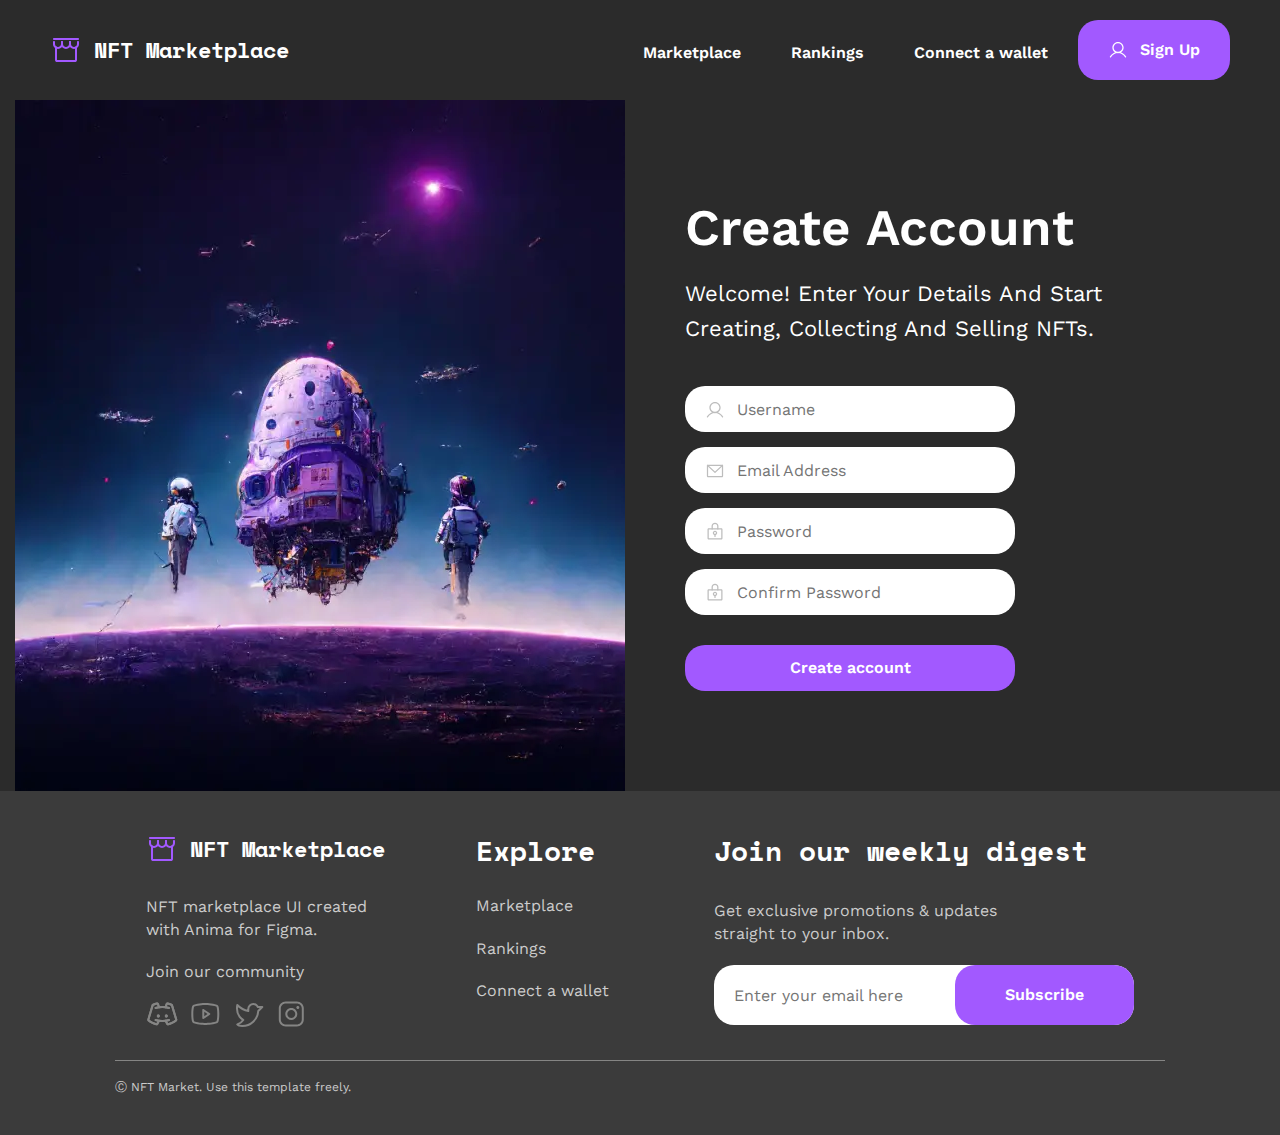
<file: sign-up.html>
<!DOCTYPE html>
<html lang="en">

<head>
    <meta charset="UTF-8">
    <meta name="viewport" content="width=device-width, initial-scale=1.0">
    <link rel="stylesheet" href="fonts/fonts.css">
    <link rel="stylesheet" href="reset.css">
    <link rel="stylesheet" href="style.css">
    <title>NFT Marketplace</title>
</head>

<body class="body">
    <div class="wrapper-page">
        <div class="container">
            <header class="header">
                <a href="index.html" class="h-mono h5-mono logo"><img class="logo__img"
                        src="images/icons/Storefront.svg" alt="purple-icon-storage">NFT Marketplace</a>
                <div class="header__menu-block">
                    <nav class="header-navigation">
                        <ul class="header__list">
                            <li class="text-basis text-basis_semi-bold header__item"><a href="marketplace.html"
                                    class="header-link">Marketplace</a></li>
                            <li class="text-basis text-basis_semi-bold header__item"><a href="top-creators.html"
                                    class="header-link">Rankings</a></li>
                            <li class="text-basis text-basis_semi-bold header__item"><a href="connect.html"
                                    class="header-link">Connect a wallet</a></li>
                        </ul>
                    </nav>
                    <a href="sign-up.html" class="button button-secondary text-basis text-basis_semi-bold header-button"><img
                            class="header-button__img" src="images/icons/User.svg" alt="user-icon">Sign Up</a>
                </div>
                <div class="burger-menu">
                    <span class="burger-span"></span>
                    <span class="burger-span"></span>
                    <span class="burger-span"></span>
                </div>
            </header>
        </div>
        <main class="sign-up-main">
            <div class="sign-up-main__picture"><img class="sign-up-main__img" src="images/sign-up-img.webp" alt=""></div>
            <div class="sign-up-main__block">
                <h2 class="h-sans h2-sans sign-up-main__headline">Create account</h2>
                <p class="text sign-up-main__text">Welcome! enter your details and start <br> creating, collecting and
                    selling NFTs.</p>
                <form action="#" class="sign-up-main__form">
                    <div class="input-wrapper">
                        <img class="input-wrapper__img" src="images/icons/user-grey.svg" alt="">
                        <input type="text" class="text-basis sign-up-main__input " placeholder="Username">
                    </div>
                    <div class="input-wrapper">
                        <img class="input-wrapper__img" src="images/icons/mail-grey.svg" alt="">
                        <input type="email" class="text-basis sign-up-main__input " placeholder="Email Address">
                    </div>
                    <div class="input-wrapper">
                        <img class="input-wrapper__img" src="images/icons/LockKey.svg" alt="">
                        <input type="password" class="text-basis sign-up-main__input " placeholder="Password">
                    </div>
                    <div class="input-wrapper">
                        <img class="input-wrapper__img" src="images/icons/LockKey.svg" alt="">
                        <input type="password" class="text-basis sign-up-main__input " placeholder="Confirm Password">
                    </div>
                    <button class="button button-tertiary sign-up-main__button text-basis text-basis_semi-bold">Create
                        account</button>
                </form>
            </div>
        </main>
    </div>
    <footer class="footer">
        <div class="wrapper">
            <div class="container">
                <div class="main-container">
                    <div class="footer-block">
                        <div class="text-basis footer-contacts">
                            <div class="footer-contacts__block">
                                <a href="index.html" class="h-mono h5-mono logo footer-logo"><img class="logo__img"
                                        src="images/icons/Storefront.svg" alt="purple-icon-storage">NFT
                                    Marketplace</a>
                                <p class="footer-contacts__text">NFT marketplace UI created with Anima for
                                    Figma.
                                </p>
                                <p class="footer-contacts__text footer-contacts__text-margin">Join our community</p>
                                <div class="footer-contacts__links">
                                    <a href="#" class="footer-contacts__link"><img src="images/icons/DiscordLogo.svg"
                                            alt=""></a>
                                    <a href="#" class="footer-contacts__link"><img src="images/icons/YoutubeLogo.svg"
                                            alt=""></a>
                                    <a href="#" class="footer-contacts__link"><img src="images/icons/TwitterLogo.svg"
                                            alt=""></a>
                                    <a href="#" class="footer-contacts__link"><img src="images/icons/InstagramLogo.svg"
                                            alt=""></a>
                                </div>
                            </div>
                            <div class="footer-contacts__block">
                                <p class="text-number footer-contacts__block-headline">Explore</p>
                                <ul class="footer-contacts__list">
                                    <li class="footer-contacts__list-item"><a href="marketplace.html"
                                            class="footer-contacts__link">Marketplace</a></li>
                                    <li class="footer-contacts__list-item"><a href="top-creators.html"
                                            class="footer-contacts__link">Rankings</a></li>
                                    <li class="footer-contacts__list-item"><a href="connect.html"
                                            class="footer-contacts__link">Connect
                                            a wallet</a></li>
                                </ul>
                            </div>
                            <div class="footer-contacts__block">
                                <p class="text-number footer-contacts__block-headline">Join our weekly digest</p>
                                <p class="footer-contacts__text">Get exclusive promotions & updates <br> straight to
                                    your
                                    inbox.
                                </p>
                                <form action="#" class="form">
                                    <input type="email" class="input footer-contacts__input"
                                        placeholder="Enter your email here">
                                    <button
                                        class="text-basis text-basis_semi-bold button button-secondary footer-contacts__button">Subscribe</button>
                                </form>
                            </div>
                        </div>
                        <div class="footer-rights">Ⓒ NFT Market. Use this template freely.</div>
                    </div>
                </div>
            </div>
        </div>
    </footer>
    <script src="js/sign-up.js"></script>
</body>

</html>
</file>
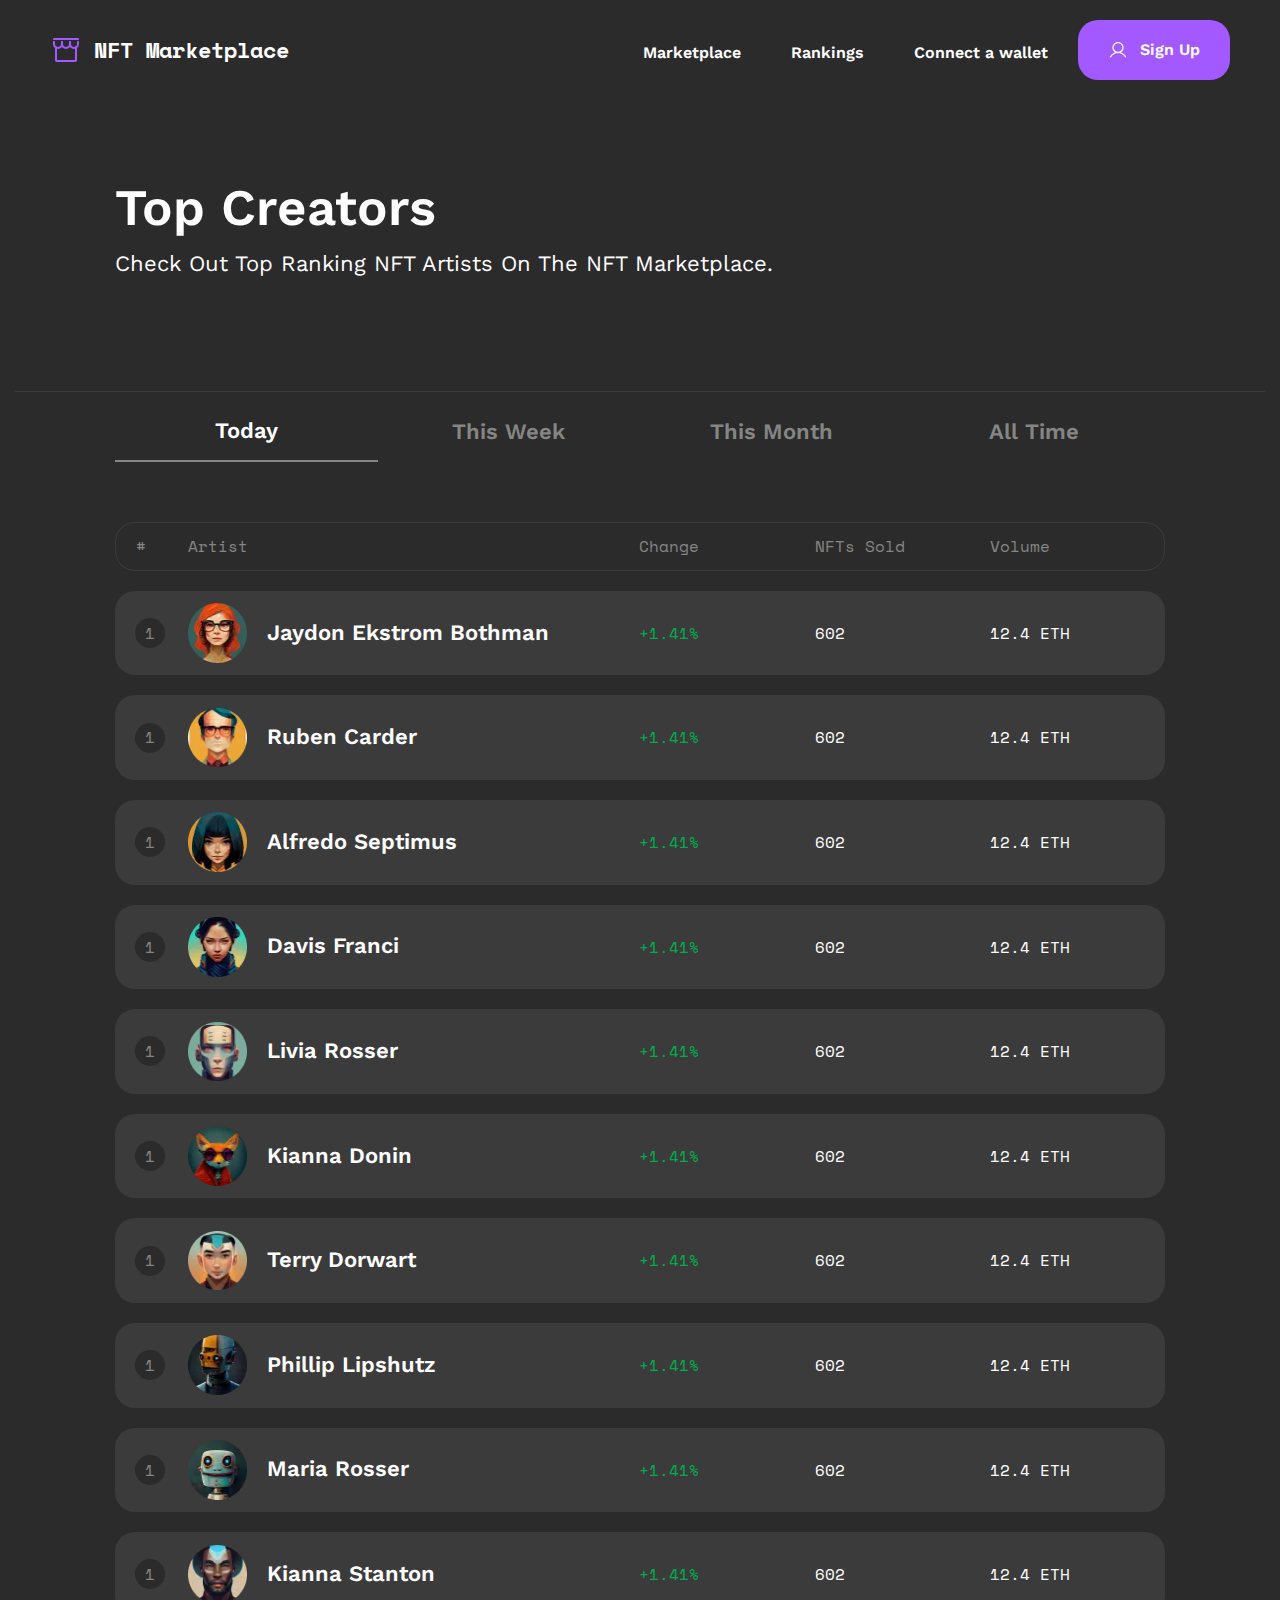
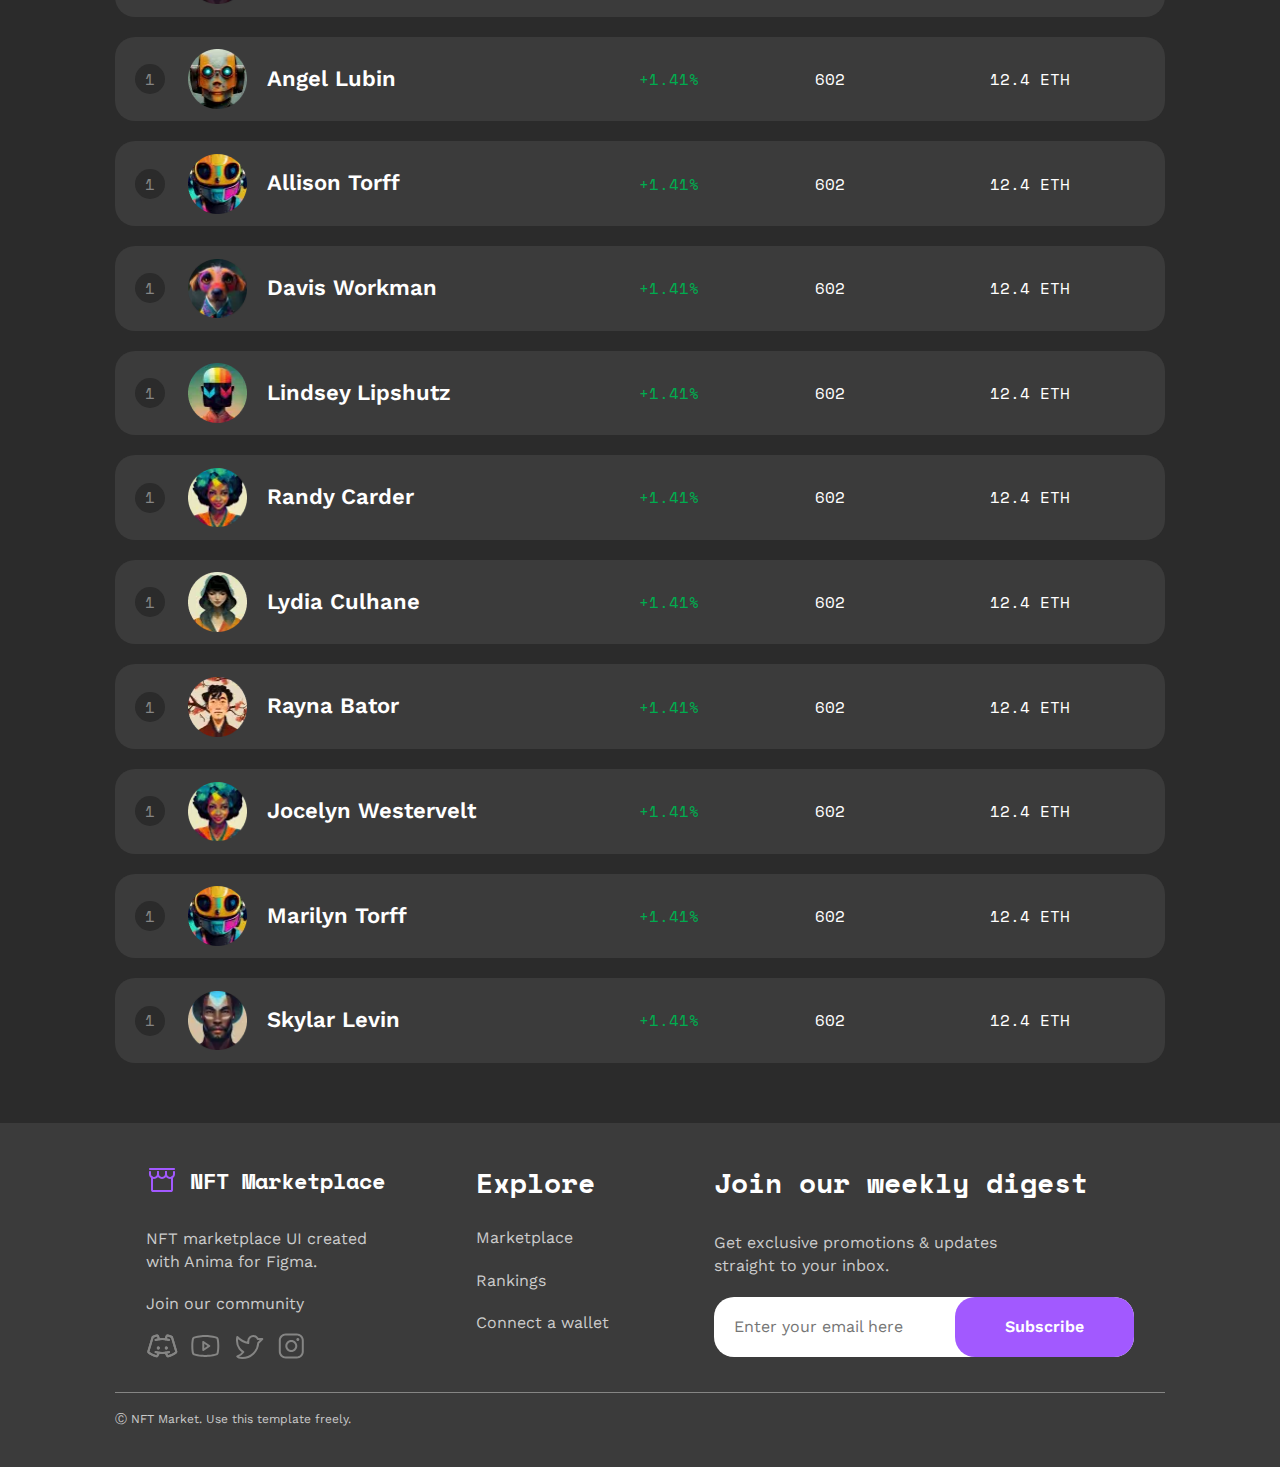
<file: top-creators.html>
<!DOCTYPE html>
<html lang="en">

<head>
    <meta charset="UTF-8">
    <meta name="viewport" content="width=device-width, initial-scale=1.0">
    <link rel="stylesheet" href="fonts/fonts.css">
    <link rel="stylesheet" href="reset.css">
    <link rel="stylesheet" href="aos.css" id="aos-css-file">
    <link rel="stylesheet" href="style.css">
    <title>NFT Marketplace</title>
</head>

<body class="body">
    <div class="wrapper wrapper-page">
        <div class="container">
            <header class="header">
                <a href="index.html" class="h-mono h5-mono logo"><img class="logo__img"
                        src="images/icons/Storefront.svg" alt="purple-icon-storage">NFT Marketplace</a>
                <div class="header__menu-block">
                    <nav class="header-navigation">
                        <ul class="header__list">
                            <li class="text-basis text-basis_semi-bold header__item"><a href="marketplace.html"
                                    class="header-link">Marketplace</a></li>
                            <li class="text-basis text-basis_semi-bold header__item"><a href="top-creators.html"
                                    class="header-link">Rankings</a></li>
                            <li class="text-basis text-basis_semi-bold header__item"><a href="connect.html"
                                    class="header-link">Connect a wallet</a></li>
                        </ul>
                    </nav>
                    <a href="sign-up.html" class="button button-secondary text-basis text-basis_semi-bold header-button"><img
                            class="header-button__img" src="images/icons/User.svg" alt="user-icon">Sign Up</a>
                </div>
                <div class="burger-menu">
                    <span class="burger-span"></span>
                    <span class="burger-span"></span>
                    <span class="burger-span"></span>
                </div>
            </header>
            <div class="main-container">
                <div class="section-marketplace">
                    <h2 class="h-sans h2-sans section-marketplace__headline">Top Creators</h2>
                    <p class="text section-marketplace__text">Check out top ranking NFT artists on the NFT Marketplace.</p>
                </div>
            </div>
        </div>
    </div>
    <main class="main">
        <div class="wrapper">
            <div class="section-cards">
                <div class="container">
                    <div class="main-container">
                        <header class="section-cards__header">
                            <nav class="section-cards__navigation">
                                <ul class="section-cards__list">
                                    <li class="section-cards__item section-cards__item_narrow section-cards__item_active">
                                        <p class="text text_semi-bold section-cards__item-name section-cards__item-name_hidden">Today</p>
                                        <p class="text text_semi-bold  section-cards__item-name section-cards__item-name_short">1d</p>
                                    </li>
                                    <li class="section-cards__item section-cards__item_narrow">
                                        <p class=" text text_semi-bold section-cards__item-name section-cards__item-name_hidden">This Week</p>
                                        <p class=" text text_semi-bold section-cards__item-name section-cards__item-name_short">7d</p>
                                    </li>
                                    <li class="section-cards__item section-cards__item_narrow">
                                        <p class=" text text_semi-bold section-cards__item-name section-cards__item-name_hidden">This Month</p>
                                        <p class=" text text_semi-bold section-cards__item-name section-cards__item-name_short">30d</p>
                                    </li>
                                    <li class="section-cards__item section-cards__item_narrow">
                                        <p class=" text text_semi-bold section-cards__item-name section-cards__item-name_hidden">All Time</p>
                                        <p class=" text text_semi-bold section-cards__item-name section-cards__item-name_short">All Time</p>
                                    </li>
                                </ul>
                            </nav>
                        </header>
                        <div class="lider-list">
                            <table class="table">
                                <thead class="thead">
                                    <tr class="thead-tr">
                                        <th class="th th-1">#</th>
                                        <th class="th th-2">Artist</th>
                                        <th class="th th-3 th-change">Change</th>
                                        <th class="th th-3 th-sold">NFTs Sold</th>
                                        <th class="th th-3">Volume</th>
                                    </tr>
                                </thead>
                                <tbody class="tbody">
                                    <tr class="tbody-tr">
                                        <td class="td td-1"><p class="td-back text-number text-number_small">1</p></td>
                                        <td class="td td-2 text text_semi-bold"><img src="images/avatar-list/img1.webp" alt="" class="td-img">Jaydon Ekstrom Bothman</td>
                                        <td class="td td-3 td-change text-number text-number_small td_green">+1.41%</td>
                                        <td class="td td-3 td-sold text-number text-number_small">602</td>
                                        <td class="td td-3 text-number text-number_small">12.4 ETH</td>
                                    </tr>
                                    <tr class="tbody-tr">
                                        <td class="td td-1"><p class="td-back text-number text-number_small">1</p></td>
                                        <td class="td td-2 text text_semi-bold"><img src="images/avatar-list/img2.webp" alt="" class="td-img">Ruben Carder</td>
                                        <td class="td td-3 td-change text-number text-number_small td_green">+1.41%</td>
                                        <td class="td td-3 td-sold text-number text-number_small">602</td>
                                        <td class="td td-3 text-number text-number_small">12.4 ETH</td>
                                    </tr>
                                    <tr class="tbody-tr">
                                        <td class="td td-1"><p class="td-back text-number text-number_small">1</p></td>
                                        <td class="td td-2 text text_semi-bold"><img src="images/avatar-list/img3.webp" alt="" class="td-img">Alfredo Septimus</td>
                                        <td class="td td-3 td-change text-number text-number_small td_green">+1.41%</td>
                                        <td class="td td-3 td-sold text-number text-number_small">602</td>
                                        <td class="td td-3 text-number text-number_small">12.4 ETH</td>
                                    </tr>
                                    <tr class="tbody-tr">
                                        <td class="td td-1"><p class="td-back text-number text-number_small">1</p></td>
                                        <td class="td td-2 text text_semi-bold"><img src="images/avatar-list/img4.webp" alt="" class="td-img">Davis Franci</td>
                                        <td class="td td-3 td-change text-number text-number_small td_green">+1.41%</td>
                                        <td class="td td-3 td-sold text-number text-number_small">602</td>
                                        <td class="td td-3 text-number text-number_small">12.4 ETH</td>
                                    </tr>
                                    <tr class="tbody-tr">
                                        <td class="td td-1"><p class="td-back text-number text-number_small">1</p></td>
                                        <td class="td td-2 text text_semi-bold"><img src="images/avatar-list/img5.webp" alt="" class="td-img">Livia Rosser</td>
                                        <td class="td td-3 td-change text-number text-number_small td_green">+1.41%</td>
                                        <td class="td td-3 td-sold text-number text-number_small">602</td>
                                        <td class="td td-3 text-number text-number_small">12.4 ETH</td>
                                    </tr>
                                    <tr class="tbody-tr">
                                        <td class="td td-1"><p class="td-back text-number text-number_small">1</p></td>
                                        <td class="td td-2 text text_semi-bold"><img src="images/avatar-list/img6.webp" alt="" class="td-img">Kianna Donin</td>
                                        <td class="td td-3 td-change text-number text-number_small td_green">+1.41%</td>
                                        <td class="td td-3 td-sold text-number text-number_small">602</td>
                                        <td class="td td-3 text-number text-number_small">12.4 ETH</td>
                                    </tr>
                                    <tr class="tbody-tr">
                                        <td class="td td-1"><p class="td-back text-number text-number_small">1</p></td>
                                        <td class="td td-2 text text_semi-bold"><img src="images/avatar-list/img7.webp" alt="" class="td-img">Terry Dorwart</td>
                                        <td class="td td-3 td-change text-number text-number_small td_green">+1.41%</td>
                                        <td class="td td-3 td-sold text-number text-number_small">602</td>
                                        <td class="td td-3 text-number text-number_small">12.4 ETH</td>
                                    </tr>
                                    <tr class="tbody-tr">
                                        <td class="td td-1"><p class="td-back text-number text-number_small">1</p></td>
                                        <td class="td td-2 text text_semi-bold"><img src="images/avatar-list/img8.webp" alt="" class="td-img">Phillip Lipshutz</td>
                                        <td class="td td-3 td-change text-number text-number_small td_green">+1.41%</td>
                                        <td class="td td-3 td-sold text-number text-number_small">602</td>
                                        <td class="td td-3 text-number text-number_small">12.4 ETH</td>
                                    </tr>
                                    <tr class="tbody-tr">
                                        <td class="td td-1"><p class="td-back text-number text-number_small">1</p></td>
                                        <td class="td td-2 text text_semi-bold"><img src="images/avatar-list/img9.webp" alt="" class="td-img">Maria Rosser</td>
                                        <td class="td td-3 td-change text-number text-number_small td_green">+1.41%</td>
                                        <td class="td td-3 td-sold text-number text-number_small">602</td>
                                        <td class="td td-3 text-number text-number_small">12.4 ETH</td>
                                    </tr>
                                    <tr class="tbody-tr">
                                        <td class="td td-1"><p class="td-back text-number text-number_small">1</p></td>
                                        <td class="td td-2 text text_semi-bold"><img src="images/avatar-list/img10.webp" alt="" class="td-img">Kianna Stanton</td>
                                        <td class="td td-3 td-change text-number text-number_small td_green">+1.41%</td>
                                        <td class="td td-3 td-sold text-number text-number_small">602</td>
                                        <td class="td td-3 text-number text-number_small">12.4 ETH</td>
                                    </tr>
                                    <tr class="tbody-tr">
                                        <td class="td td-1"><p class="td-back text-number text-number_small">1</p></td>
                                        <td class="td td-2 text text_semi-bold"><img src="images/avatar-list/img11.webp" alt="" class="td-img">Angel Lubin</td>
                                        <td class="td td-3 td-change text-number text-number_small td_green">+1.41%</td>
                                        <td class="td td-3 td-sold text-number text-number_small">602</td>
                                        <td class="td td-3 text-number text-number_small">12.4 ETH</td>
                                    </tr>
                                    <tr class="tbody-tr">
                                        <td class="td td-1"><p class="td-back text-number text-number_small">1</p></td>
                                        <td class="td td-2 text text_semi-bold"><img src="images/avatar-list/img12.webp" alt="" class="td-img">Allison Torff</td>
                                        <td class="td td-3 td-change text-number text-number_small td_green">+1.41%</td>
                                        <td class="td td-3 td-sold text-number text-number_small">602</td>
                                        <td class="td td-3 text-number text-number_small">12.4 ETH</td>
                                    </tr>
                                    <tr class="tbody-tr">
                                        <td class="td td-1"><p class="td-back text-number text-number_small">1</p></td>
                                        <td class="td td-2 text text_semi-bold"><img src="images/avatar-list/img13.webp" alt="" class="td-img">Davis Workman</td>
                                        <td class="td td-3 td-change text-number text-number_small td_green">+1.41%</td>
                                        <td class="td td-3 td-sold text-number text-number_small">602</td>
                                        <td class="td td-3 text-number text-number_small">12.4 ETH</td>
                                    </tr>
                                    <tr class="tbody-tr">
                                        <td class="td td-1"><p class="td-back text-number text-number_small">1</p></td>
                                        <td class="td td-2 text text_semi-bold"><img src="images/avatar-list/img14.webp" alt="" class="td-img">Lindsey Lipshutz</td>
                                        <td class="td td-3 td-change text-number text-number_small td_green">+1.41%</td>
                                        <td class="td td-3 td-sold text-number text-number_small">602</td>
                                        <td class="td td-3 text-number text-number_small">12.4 ETH</td>
                                    </tr>
                                    <tr class="tbody-tr">
                                        <td class="td td-1"><p class="td-back text-number text-number_small">1</p></td>
                                        <td class="td td-2 text text_semi-bold"><img src="images/avatar-list/img15.webp" alt="" class="td-img">Randy Carder</td>
                                        <td class="td td-3 td-change text-number text-number_small td_green">+1.41%</td>
                                        <td class="td td-3 td-sold text-number text-number_small">602</td>
                                        <td class="td td-3 text-number text-number_small">12.4 ETH</td>
                                    </tr>
                                    <tr class="tbody-tr">
                                        <td class="td td-1"><p class="td-back text-number text-number_small">1</p></td>
                                        <td class="td td-2 text text_semi-bold"><img src="images/avatar-list/img16.webp" alt="" class="td-img">Lydia Culhane</td>
                                        <td class="td td-3 td-change text-number text-number_small td_green">+1.41%</td>
                                        <td class="td td-3 td-sold text-number text-number_small">602</td>
                                        <td class="td td-3 text-number text-number_small">12.4 ETH</td>
                                    </tr>
                                    <tr class="tbody-tr">
                                        <td class="td td-1"><p class="td-back text-number text-number_small">1</p></td>
                                        <td class="td td-2 text text_semi-bold"><img src="images/avatar-list/img17.webp" alt="" class="td-img">Rayna Bator</td>
                                        <td class="td td-3 td-change text-number text-number_small td_green">+1.41%</td>
                                        <td class="td td-3 td-sold text-number text-number_small">602</td>
                                        <td class="td td-3 text-number text-number_small">12.4 ETH</td>
                                    </tr>
                                    <tr class="tbody-tr">
                                        <td class="td td-1"><p class="td-back text-number text-number_small">1</p></td>
                                        <td class="td td-2 text text_semi-bold"><img src="images/avatar-list/img15.webp" alt="" class="td-img">Jocelyn Westervelt</td>
                                        <td class="td td-3 td-change text-number text-number_small td_green">+1.41%</td>
                                        <td class="td td-3 td-sold text-number text-number_small">602</td>
                                        <td class="td td-3 text-number text-number_small">12.4 ETH</td>
                                    </tr>
                                    <tr class="tbody-tr">
                                        <td class="td td-1"><p class="td-back text-number text-number_small">1</p></td>
                                        <td class="td td-2 text text_semi-bold"><img src="images/avatar-list/img12.webp" alt="" class="td-img">Marilyn Torff</td>
                                        <td class="td td-3 td-change text-number text-number_small td_green">+1.41%</td>
                                        <td class="td td-3 td-sold text-number text-number_small">602</td>
                                        <td class="td td-3 text-number text-number_small">12.4 ETH</td>
                                    </tr>
                                    <tr class="tbody-tr">
                                        <td class="td td-1"><p class="td-back text-number text-number_small">1</p></td>
                                        <td class="td td-2 text text_semi-bold"><img src="images/avatar-list/img10.webp" alt="" class="td-img">Skylar Levin</td>
                                        <td class="td td-3 td-change text-number text-number_small td_green">+1.41%</td>
                                        <td class="td td-3 td-sold text-number text-number_small">602</td>
                                        <td class="td td-3 text-number text-number_small">12.4 ETH</td>
                                    </tr>
                                </tbody>
                            </table>
                        </div>
                    </div>
                </div>
            </div>
        </div>
    </main>
    <footer class="footer">
        <div class="wrapper">
            <div class="container">
                <div class="main-container">
                    <div class="footer-block">
                        <div class="text-basis footer-contacts">
                            <div class="footer-contacts__block">
                                <a href="index.html" class="h-mono h5-mono logo footer-logo"><img class="logo__img"
                                        src="images/icons/Storefront.svg" alt="purple-icon-storage">NFT Marketplace</a>
                                <p class="footer-contacts__text">NFT marketplace UI created with Anima for
                                    Figma.
                                </p>
                                <p class="footer-contacts__text footer-contacts__text-margin">Join our community</p>
                                <div class="footer-contacts__links">
                                    <a href="#" class="footer-contacts__link"><img src="images/icons/DiscordLogo.svg"
                                            alt=""></a>
                                    <a href="#" class="footer-contacts__link"><img src="images/icons/YoutubeLogo.svg"
                                            alt=""></a>
                                    <a href="#" class="footer-contacts__link"><img src="images/icons/TwitterLogo.svg"
                                            alt=""></a>
                                    <a href="#" class="footer-contacts__link"><img src="images/icons/InstagramLogo.svg"
                                            alt=""></a>
                                </div>
                            </div>
                            <div class="footer-contacts__block">
                                <p class="text-number footer-contacts__block-headline">Explore</p>
                                <ul class="footer-contacts__list">
                                    <li class="footer-contacts__list-item"><a href="marketplace.html"
                                            class="footer-contacts__link">Marketplace</a></li>
                                    <li class="footer-contacts__list-item"><a href="top-creators.html"
                                            class="footer-contacts__link">Rankings</a></li>
                                    <li class="footer-contacts__list-item"><a href="connect.html"
                                            class="footer-contacts__link">Connect
                                            a wallet</a></li>
                                </ul>
                            </div>
                            <div class="footer-contacts__block">
                                <p class="text-number footer-contacts__block-headline">Join our weekly digest</p>
                                <p class="footer-contacts__text">Get exclusive promotions & updates <br> straight to
                                    your
                                    inbox.
                                </p>
                                <form action="#" class="form">
                                    <input type="email" class="input footer-contacts__input"
                                        placeholder="Enter your email here">
                                    <button
                                        class="text-basis text-basis_semi-bold button button-secondary footer-contacts__button">Subscribe</button>
                                </form>
                            </div>
                        </div>
                        <div class="footer-rights">Ⓒ NFT Market. Use this template freely.</div>
                    </div>
                </div>
            </div>
        </div>
    </footer>
    <script src="js/aos.js"></script>
    <script src="js/main.js"></script>
    <script src="js/artist-page.js"></script>
</body>

</html>
</file>
<file: fonts/fonts.css>
@font-face {
	font-family: Space Mono;
	font-display: swap;
	src: url("../fonts/SpaceMono-Regular.ttf") format("trutype");
	src: url("../fonts/SpaceMono-Regular.woff") format("woff");
	src: url("../fonts/SpaceMono-Regular.woff2") format("woff2");
	font-weight: 400;
	font-style: normal;
}
@font-face {
	font-family: Space Mono;
	font-display: swap;
	src: url("../fonts/SpaceMono-Bold.ttf") format("trutype");
	src: url("../fonts/SpaceMono-Bold.woff") format("woff");
	src: url("../fonts/SpaceMono-Bold.woff2") format("woff2");
	font-weight: 700;
	font-style: normal;
}
@font-face {
	font-family: Work Sans;
	font-display: swap;
	src: url("../fonts/WorkSans-Regular.ttf") format("trutype");
	src: url("../fonts/WorkSans-Regular.woff") format("woff");
	src: url("../fonts/WorkSans-Regular.woff2") format("woff2");
	font-weight: 400;
	font-style: normal;
}
@font-face {
	font-family: Work Sans;
	font-display: swap;
	src: url("../fonts/WorkSans-SemiBold.ttf") format("trutype");
	src: url("../fonts/WorkSans-SemiBold.woff") format("woff");
	src: url("../fonts/WorkSans-SemiBold.woff2") format("woff2");
	font-weight: 600;
	font-style: normal;
}
</file>
<file: style.css>
.body{background-color:#2b2b2b;overflow-x:hidden}.wrapper{max-width:1310px;padding:0 15px;margin:0 auto}.wrapper-mashrooms{max-width:1310px;padding:0;margin:0 auto}.wrapper-page{max-width:1310px;padding:0 15px;margin:0 auto}.container{max-width:1210px;padding:0 15px;margin:0 auto}.button{display:-webkit-box;display:-ms-flexbox;display:flex;-webkit-box-align:center;-ms-flex-align:center;align-items:center;-webkit-box-pack:center;-ms-flex-pack:center;justify-content:center;border-radius:20px;background-color:#a259ff;color:#fff}.button:hover{border:2px solid #a259ff;background-color:#000}.button-primary{height:72px}.button-secondary{height:60px}.button-tertiary{height:46px}.h-sans{color:#fff;font-family:Work Sans;font-style:normal;font-weight:600;text-transform:capitalize}.h1-sans{font-size:67px;line-height:110%}.h2-sans{font-size:51px;line-height:110%}.h3-sans{font-size:38px;line-height:120%}.h4-sans{font-size:28px;line-height:140%}.h5-sans{font-size:22px;line-height:140%}.h-mono{color:#fff;font-family:Space Mono;font-style:normal;font-weight:700;text-transform:capitalize}.h1-mono{font-size:67px;line-height:110%}.h2-mono{font-size:51px;line-height:110%}.h3-mono{font-size:38px;line-height:120%}.h4-mono{font-size:28px;line-height:140%}.h5-mono{font-size:22px;line-height:160%}.text{color:#fff;font-family:Work Sans;font-size:22px;font-style:normal;font-weight:400;line-height:160%;text-transform:capitalize}.text_semi-bold{font-weight:600;line-height:140%}.text_capitalize{text-transform:capitalize}.text-basis{color:#fff;font-family:Work Sans;font-size:16px;font-style:normal;font-weight:400;line-height:140%}.text-basis_semi-bold{font-weight:600}.text-number{color:#fff;font-family:Space Mono;font-size:28px;font-style:normal;font-weight:700;line-height:140%}.text-number_small{font-size:16px;font-weight:400}.text-number_capitalize{text-transform:capitalize}.nft-card{width:330px;color:#fff}.nft-card__block{padding:20px 30px 25px 30px;background-color:#3b3b3b;border-bottom-left-radius:20px;border-bottom-right-radius:20px}.nft-card__block_black{background-color:#2b2b2b}.nft-card__name{font-family:Work Sans;font-size:22px;font-style:normal;font-weight:600;line-height:140%;text-transform:capitalize}.nft-card__user-name{margin:5px 0 25px 0;font-family:Space Mono;font-size:16px;font-style:normal;font-weight:400;line-height:140%}.nft-card__avatar{margin:0 12px 0 0}.nft-card__sub-block{display:-webkit-box;display:-ms-flexbox;display:flex;-webkit-box-align:center;-ms-flex-align:center;align-items:center;-webkit-box-pack:justify;-ms-flex-pack:justify;justify-content:space-between}.nft-card__text{margin:8px 0 0 0;font-family:Space Mono;font-size:16px;font-style:normal;font-weight:400;line-height:140%}.nft-card__text_grey{color:#858584;font-size:12px;line-height:110%}.count{width:295px;height:147px;padding:30px;border-radius:20px;background:rgba(59,59,59,.5);-webkit-backdrop-filter:blur(5px);backdrop-filter:blur(5px)}.count-text{color:#fff;font-family:Space Mono;font-size:12px;font-style:normal;font-weight:400;line-height:110%}.count__block-time{display:-webkit-box;display:-ms-flexbox;display:flex;-webkit-box-align:start;-ms-flex-align:start;align-items:flex-start;-webkit-box-pack:start;-ms-flex-pack:start;justify-content:flex-start;gap:0 10px;margin:10px 0 0 0}.count__number{color:#fff;font-family:Space Mono;font-size:38px;font-style:normal;font-weight:700;line-height:120%;text-transform:capitalize;margin:0 0 5px 0}.header{display:-webkit-box;display:-ms-flexbox;display:flex;-webkit-box-align:center;-ms-flex-align:center;align-items:center;-webkit-box-pack:end;-ms-flex-pack:end;justify-content:flex-end;padding:20px 0;background-color:#2b2b2b}.logo{display:-webkit-box;display:-ms-flexbox;display:flex;-webkit-box-align:center;-ms-flex-align:center;align-items:center;-webkit-box-pack:center;-ms-flex-pack:center;justify-content:center;margin:0 auto 0 0}.logo__img{margin:0 12px 0 0}.header__menu-block{display:-webkit-box;display:-ms-flexbox;display:flex;-webkit-box-align:center;-ms-flex-align:center;align-items:center;-webkit-box-pack:end;-ms-flex-pack:end;justify-content:flex-end}.header-navigation{padding:6px 0 0 0}.header__list{display:-webkit-box;display:-ms-flexbox;display:flex;-webkit-box-align:center;-ms-flex-align:center;align-items:center;-webkit-box-pack:center;-ms-flex-pack:center;justify-content:center;gap:0 50px}.header-link{-webkit-transition:.2s ease-out;transition:.2s ease-out}.header-link:hover{color:#a259ff;-webkit-transition:.2s ease-out;transition:.2s ease-out}.header-button{display:-webkit-box;display:-ms-flexbox;display:flex;-webkit-box-align:center;-ms-flex-align:center;align-items:center;-webkit-box-pack:center;-ms-flex-pack:center;justify-content:center;margin:0 0 0 30px;width:152px}.header-button__img{margin:0 12px 0 0}.burger-menu{display:none;cursor:pointer;width:40px;height:40px}.burger-span{display:block;width:26px;height:2px;border-radius:5px;background-color:#f0f8ff;margin:10px;-webkit-transition:.3s ease-out;transition:.3s ease-out}.burger-span:nth-child(2){width:34px}.burger-menu_active .burger-span{-webkit-transition:.3s ease-out;transition:.3s ease-out;width:44px;margin:0}.burger-menu_active .burger-span:first-child{position:absolute;top:50%;-webkit-transform:rotate(45deg);-ms-transform:rotate(45deg);transform:rotate(45deg)}.burger-menu_active .burger-span:last-child{position:absolute;top:50%;-webkit-transform:rotate(-45deg);-ms-transform:rotate(-45deg);transform:rotate(-45deg)}.burger-menu_active .burger-span:nth-child(2){display:none}.introduction{padding:120px 65px 80px 65px;display:grid;grid:1fr/1fr 1fr;grid-gap:0 30px;gap:0 30px}.introduction__info{margin:0 0 30px 0}.introduction__headline{margin:0 0 20px 0}.introduction__text{margin:20px 0 0 0}.introduction__picture{grid-column:2/3;grid-row:1/span 2}.introduction__img{width:100%}.introduction__block{padding:20px;background-color:#3b3b3b;border-bottom-left-radius:20px;border-bottom-right-radius:20px}.introduction__block-headline{margin:0 0 10px 0}.introduction__block-text{display:inline-block;margin:0 0 0 12px}.stats-button{width:224px}.stats__img{margin:0 12px 0 0}.stats-block{margin:49px 0 0 0;display:-webkit-box;display:-ms-flexbox;display:flex;-webkit-box-align:center;-ms-flex-align:center;align-items:center;-webkit-box-pack:start;-ms-flex-pack:start;justify-content:flex-start;gap:0 68px}.main-container{padding:0 65px}.trending{padding:80px 0}.trending__headline{text-align:left}.trending__text{margin:10px 0 60px 0;text-align:left}.trending-block{display:-webkit-box;display:-ms-flexbox;display:flex;-webkit-box-align:center;-ms-flex-align:center;align-items:center;-webkit-box-pack:center;-ms-flex-pack:center;justify-content:center;-ms-flex-wrap:wrap;flex-wrap:wrap;gap:0 30px}.trending-row{display:-webkit-box;display:-ms-flexbox;display:flex;-webkit-box-align:center;-ms-flex-align:center;align-items:center;-webkit-box-pack:center;-ms-flex-pack:center;justify-content:center;margin:15px 0;gap:0 15px}.trending__square{display:-webkit-box;display:-ms-flexbox;display:flex;-webkit-box-align:center;-ms-flex-align:center;align-items:center;-webkit-box-pack:center;-ms-flex-pack:center;justify-content:center;height:100px;width:100px;border-radius:20px;background-color:#a259ff}.trending__text-margin{margin:0 0 10px 0}.trending__user-name{display:inline-block;margin:0 0 0 12px}.top-creators{padding:80px 0}.top-creators__flex{display:-webkit-box;display:-ms-flexbox;display:flex;-webkit-box-align:end;-ms-flex-align:end;align-items:flex-end;-webkit-box-pack:justify;-ms-flex-pack:justify;justify-content:space-between}.top-creators__text{margin:10px 0 0 0}.top-creators__button{width:247px;background-color:rgba(0,0,0,0);border:2px solid #a259ff}.top-creators__button-img{margin:0 12px 0 0}.top-creators__grid{margin:60px 0 0 0;display:grid;grid:repeat(3,1fr)/repeat(4,1fr);grid-gap:30px;gap:30px}.top-creators__grid-item{display:-webkit-box;display:-ms-flexbox;display:flex;-webkit-box-align:center;-ms-flex-align:center;align-items:center;-webkit-box-pack:center;-ms-flex-pack:center;justify-content:center;-webkit-box-orient:vertical;-webkit-box-direction:normal;-ms-flex-direction:column;flex-direction:column;padding:20px;width:240px;height:240px;background-color:#3b3b3b;border-radius:20px}.grid-item{position:relative}.grid-item__number{display:-webkit-box;display:-ms-flexbox;display:flex;-webkit-box-align:center;-ms-flex-align:center;align-items:center;-webkit-box-pack:center;-ms-flex-pack:center;justify-content:center;width:30px;height:30px;border-radius:20px;position:absolute;top:18px;left:20px;background-color:#2b2b2b;color:#858584}.grid-item__block-text-margin{margin:20px 0 5px 0;text-align:center}.grid-item__span{font-family:Work Sans;font-size:16px;font-style:normal;font-weight:400;line-height:140%}.grid-item__span_grey{color:#858584;margin:0 10px 0 0}.browse-categories{padding:80px 0}.browse-categories__block{margin:60px 0 0 0;display:-webkit-box;display:-ms-flexbox;display:flex;-webkit-box-align:center;-ms-flex-align:center;align-items:center;-webkit-box-pack:center;-ms-flex-pack:center;justify-content:center;gap:30px;-ms-flex-wrap:wrap;flex-wrap:wrap}.browse-categories__picture{width:240px;height:240px;background-image:url(images/browse-categories/background-1.webp);background-repeat:no-repeat;background-size:contain}.browse-categories__picture_2{background-image:url(images/browse-categories/background-2.webp)}.browse-categories__picture_3{background-image:url(images/browse-categories/background-3.webp)}.browse-categories__picture_4{background-image:url(images/browse-categories/background-4.webp)}.browse-categories__picture_5{background-image:url(images/browse-categories/background-5.webp)}.browse-categories__picture_6{background-image:url(images/browse-categories/background-6.webp)}.browse-categories__picture_7{background-image:url(images/browse-categories/background-7.webp)}.browse-categories__picture_8{background-image:url(images/browse-categories/background-8.webp)}.browse-categories__blure-block{display:-webkit-box;display:-ms-flexbox;display:flex;-webkit-box-align:center;-ms-flex-align:center;align-items:center;-webkit-box-pack:center;-ms-flex-pack:center;justify-content:center;width:240px;height:240px;-webkit-backdrop-filter:blur(7.5px);backdrop-filter:blur(7.5px);border-top-right-radius:20px;border-top-left-radius:20px}.browse-categories__item-name{width:240px;padding:20px 30px 25px 30px;border-bottom-right-radius:20px;border-bottom-left-radius:20px;background:#3b3b3b}.nfts{padding:80px 0}.nfts__flex{display:-webkit-box;display:-ms-flexbox;display:flex;-webkit-box-align:end;-ms-flex-align:end;align-items:flex-end;-webkit-box-pack:justify;-ms-flex-pack:justify;justify-content:space-between}.nfts__text{margin:10px 0 0 0}.nfts__button{width:187px;background-color:#2b2b2b;border:2px solid #a259ff}.nfts__button-img{margin:0 12px 0 0}.nfts-cards{display:-webkit-box;display:-ms-flexbox;display:flex;-webkit-box-align:center;-ms-flex-align:center;align-items:center;-webkit-box-pack:center;-ms-flex-pack:center;justify-content:center;-ms-flex-wrap:wrap;flex-wrap:wrap;gap:30px}.nfts__cards-block{margin:60px 0 0 0;gap:30px}.mashrooms{padding:360px 0 60px 0;background:-webkit-gradient(linear,left top,left bottom,from(rgba(162,89,255,0)),to(#a259ff)),url(images/mashroom-background.webp);background:linear-gradient(180deg,rgba(162,89,255,0) 0,#a259ff 100%),url(images/mashroom-background.webp);background-repeat:no-repeat;background-size:100% 100%}.mashrooms__flex{display:-webkit-box;display:-ms-flexbox;display:flex;-webkit-box-align:end;-ms-flex-align:end;align-items:flex-end;-webkit-box-pack:justify;-ms-flex-pack:justify;justify-content:space-between;padding:0 80px}.mashrooms__avatar-block{display:-webkit-box;display:-ms-flexbox;display:flex;-webkit-box-align:center;-ms-flex-align:center;align-items:center;-webkit-box-pack:center;-ms-flex-pack:center;justify-content:center;gap:0 12px;width:151px;height:44px;border-radius:20px;background:#3b3b3b}.mashrooms__headline{margin:30px 0}.mashrooms__button{display:-webkit-box;display:-ms-flexbox;display:flex;-webkit-box-align:center;-ms-flex-align:center;align-items:center;-webkit-box-pack:center;-ms-flex-pack:center;justify-content:center;width:198px;background-color:#fff;color:#000}.mashrooms__button:hover{color:#fff}.mashrooms__button-img{margin:0 12px 0 0}.how-it-works{padding:80px 0}.how-it-works__headline{margin:0 0 10px 0}.how-it-works__block{display:-webkit-box;display:-ms-flexbox;display:flex;-webkit-box-align:center;-ms-flex-align:center;align-items:center;-webkit-box-pack:center;-ms-flex-pack:center;justify-content:center;gap:0 30px;margin:48px 0 0 0}.how-it-works__item{display:-webkit-box;display:-ms-flexbox;display:flex;-webkit-box-align:center;-ms-flex-align:center;align-items:center;-webkit-box-pack:center;-ms-flex-pack:center;justify-content:center;-webkit-box-orient:vertical;-webkit-box-direction:normal;-ms-flex-direction:column;flex-direction:column;padding:10px 30px 30px 30px;height:439px;-webkit-box-flex:1;-ms-flex:1 1 330px;flex:1 1 330px;border-radius:20px;background:#3b3b3b}.how-it-works__item-img{width:100%}.how-it-works__item-headline{margin:20px 0 10px 0;text-align:center}.how-it-works__item-text{text-align:center}.subscribe-section{padding:40px 0 80px 0}.subscribe-block{display:-webkit-box;display:-ms-flexbox;display:flex;-webkit-box-align:center;-ms-flex-align:center;align-items:center;-webkit-box-pack:justify;-ms-flex-pack:justify;justify-content:space-between;padding:60px;border-radius:20px;background:#3b3b3b}.subscribe-block__picture{-webkit-box-flex:0;-ms-flex:0 1 425px;flex:0 1 425px}.subscribe-block__img{width:100%}.subscribe-block__sub-block{-webkit-box-flex:0;-ms-flex:0 1 425px;flex:0 1 425px;margin:0 0 0 30px}.subscribe-block__text{margin:10px 0 40px 0}.form{position:relative}.input{width:420px;height:60px;font-size:16px;color:#2b2b2b;border-radius:20px;padding:16px 193px 16px 20px}.input:-moz-placeholder-shown{color:#2b2b2b}.input:-ms-input-placeholder{color:#2b2b2b}.input:placeholder-shown{color:#2b2b2b}.subscribe-block__input{width:425px}.subscribe-block__button{top:0;right:0;position:absolute;width:211px}.subscribe-block__button-img{margin:0 12px 0 0}.footer{margin:auto 0 0 0;padding:40px 0;background:#3b3b3b}.footer-contacts{display:-webkit-box;display:-ms-flexbox;display:flex;-webkit-box-align:start;-ms-flex-align:start;align-items:flex-start;-webkit-box-pack:start;-ms-flex-pack:start;justify-content:flex-start;margin:0 0 30px 0;padding:0 31px;color:#ccc}.footer-contacts__block:nth-child(2){margin:0 105px 0 82px}.footer-logo{-webkit-box-pack:start;-ms-flex-pack:start;justify-content:flex-start}.footer-contacts__text{margin:30px 0 20px 0}.footer-contacts__text-margin{margin:20px 0 15px 0}.footer-contacts__links{display:-webkit-box;display:-ms-flexbox;display:flex;-webkit-box-align:center;-ms-flex-align:center;align-items:center;-webkit-box-pack:start;-ms-flex-pack:start;justify-content:flex-start;gap:0 10px}.footer-contacts__block-headline{margin:0 0 25px 0}.footer-contacts__list-item{white-space:nowrap}.footer-contacts__list-item:not(:last-child){margin:0 0 20px 0}.footer-contacts__button{width:179px;position:absolute;top:0;right:0}.footer-rights{border-top:1px solid #858584;padding:20px 0 0 0;color:#ccc;font-family:Work Sans;font-size:12px;font-style:normal;font-weight:400;line-height:110%}.sign-up-main{display:-webkit-box;display:-ms-flexbox;display:flex;-webkit-box-align:center;-ms-flex-align:center;align-items:center;-webkit-box-pack:start;-ms-flex-pack:start;justify-content:flex-start;gap:0 60px}.sign-up-main__picture{height:100%}.sign-up-main__block{padding:50px 0}.sign-up-main__text{margin:20px 0 40px 0}.input-wrapper{position:relative}.input-wrapper:not(:last-child){margin:0 0 15px 0}.input-wrapper__img{position:absolute;top:14px;left:20px}.sign-up-main__input{display:block;width:330px;height:46px;padding:16px 20px 16px 52px;border-radius:20px;color:#2b2b2b}.sign-up-main__input:-moz-placeholder-shown{color:#2b2b2b}.sign-up-main__input:-ms-input-placeholder{color:#2b2b2b}.sign-up-main__input:placeholder-shown{color:#2b2b2b}.sign-up-main__button{display:-webkit-box;display:-ms-flexbox;display:flex;-webkit-box-align:center;-ms-flex-align:center;align-items:center;-webkit-box-pack:center;-ms-flex-pack:center;justify-content:center;margin:30px 0 0 0;width:330px;height:46px}.main-connect{display:-webkit-box;display:-ms-flexbox;display:flex;-webkit-box-align:center;-ms-flex-align:center;align-items:center;-webkit-box-pack:start;-ms-flex-pack:start;justify-content:flex-start;gap:0 60px}.main-connect__button{display:-webkit-box;display:-ms-flexbox;display:flex;-webkit-box-align:center;-ms-flex-align:center;align-items:center;-webkit-box-pack:start;-ms-flex-pack:start;justify-content:flex-start;padding:0 20px 0 40px;width:320px;background-color:#3b3b3b;border:1px solid #a259ff}.main-connect__button:not(:last-child){margin:0 0 20px 0}.main-connect__button-img{width:15%;margin:0 20px 0 0}.section-user__picture{background-image:-webkit-gradient(linear,left top,left bottom,color-stop(21.88%,rgba(151,71,255,0)),color-stop(95.31%,#9747ff)),url(images/user-background.webp);background-image:linear-gradient(180deg,rgba(151,71,255,0) 21.88%,#9747ff 95.31%),url(images/user-background.webp);background-repeat:no-repeat;background-position:center;height:320px}.user-block{display:-webkit-box;display:-ms-flexbox;display:flex;-webkit-box-align:start;-ms-flex-align:start;align-items:flex-start;-webkit-box-pack:justify;-ms-flex-pack:justify;justify-content:space-between;position:relative;padding:90px 0 40px 0}.user-block__avatar{position:absolute;border:2px solid #000;border-radius:20px;top:0;-webkit-transform:translateY(-50%);-ms-transform:translateY(-50%);transform:translateY(-50%)}.user-stats{display:-webkit-box;display:-ms-flexbox;display:flex;-webkit-box-align:center;-ms-flex-align:center;align-items:center;-webkit-box-pack:start;-ms-flex-pack:start;justify-content:flex-start;margin:30px 0}.user-stats__item:nth-child(2){margin:0 70px 0 92px}.user-block__text{margin:30px 0;color:#858584;font-family:Space Mono;font-size:22px;font-style:normal;font-weight:700;line-height:160%;text-transform:capitalize}.user-block__link{display:inline-block}.user-block__link:not(:last-child){margin:0 10px 0 0}.user-block__buttons{display:-webkit-box;display:-ms-flexbox;display:flex;-webkit-box-align:start;-ms-flex-align:start;align-items:flex-start;-webkit-box-pack:center;-ms-flex-pack:center;justify-content:center;gap:0 20px}.user-block__button{width:186px}.user-block__button-img{margin:0 12px 0 0}.user-block__button_small{width:145px;background-color:#2b2b2b;border:2px solid #a259ff}.section-cards{border-top:1px solid #3b3b3b}.section-cards__header{padding:10px 0 0 0}.section-cards__list{display:-webkit-box;display:-ms-flexbox;display:flex;-webkit-box-align:center;-ms-flex-align:center;align-items:center;-webkit-box-pack:center;-ms-flex-pack:center;justify-content:center}.section-cards__item{display:-webkit-box;display:-ms-flexbox;display:flex;-webkit-box-align:center;-ms-flex-align:center;align-items:center;-webkit-box-pack:center;-ms-flex-pack:center;justify-content:center;width:33%;height:60px;cursor:pointer}.section-cards__item_wide{width:50%}.section-cards__item_narrow{width:25%}.section-cards__item_active{border-bottom:2px solid #858584}.section-cards__item-name{color:#858584}.section-cards__item_active .section-cards__item-name{color:#fff}.section-cards__item-counts{margin:0 0 0 12px;padding:5px 10px;background-color:#3b3b3b;border-radius:20px}.section-cards__item_active .section-cards__item-counts{background-color:#858584}.wrapper-nfts{background-color:#3b3b3b;border-bottom:2px solid #2b2b2b}.wrapper-nfts__nfts-cards{padding:80px 0;border-bottom:2px solid #2b2b2b}.section-picture__img{width:100%}.orbitians{display:-webkit-box;display:-ms-flexbox;display:flex;-webkit-box-align:start;-ms-flex-align:start;align-items:flex-start;-webkit-box-pack:start;-ms-flex-pack:start;justify-content:flex-start;gap:0 150px;padding:40px 0}.orbitians__date{margin:10px 0 30px 0;color:#858584;text-transform:capitalize}.orbitians__sub-title{margin:30px 0 10px 0;color:#858584;font-size:22px;line-height:160%;text-transform:capitalize}.orbitians__user{display:-webkit-box;display:-ms-flexbox;display:flex;-webkit-box-align:center;-ms-flex-align:center;align-items:center;-webkit-box-pack:start;-ms-flex-pack:start;justify-content:flex-start}.orbitians__avatar{margin:0 12px 0 0}.orbitians__link{display:-webkit-box;display:-ms-flexbox;display:flex;-webkit-box-align:center;-ms-flex-align:center;align-items:center;-webkit-box-pack:start;-ms-flex-pack:start;justify-content:flex-start}.orbitians__link_margin{margin:0 0 10px 0}.orbitians__link-icon{margin:0 12px 0 0}.orbitians__tag-block{display:-webkit-box;display:-ms-flexbox;display:flex;-webkit-box-align:center;-ms-flex-align:center;align-items:center;-webkit-box-pack:start;-ms-flex-pack:start;justify-content:flex-start;-ms-flex-wrap:wrap;flex-wrap:wrap;gap:20px;margin:20px 0 0 0}.orbitians__tag{padding:12px 30px;border-radius:20px;background-color:#3b3b3b}.orbitians__count{height:235px}.count__button{width:235px;margin:30px 0 0 0}.orbitians-block{padding:80px 0}.orbitians-block__row{display:-webkit-box;display:-ms-flexbox;display:flex;-webkit-box-align:center;-ms-flex-align:center;align-items:center;-webkit-box-pack:justify;-ms-flex-pack:justify;justify-content:space-between;margin:0 0 60px 0}.orbitians__nfts-button{width:267px;border:2px solid #a259ff;background-color:#3b3b3b}.orbitians__nfts-icon{margin:0 12px 0 0}.section-marketplace{padding:80px 0}.section-marketplace__text{margin:10px 0 30px 0}.section-marketplace__form{position:relative}.section-marketplace__input{padding:12px 20px;width:100%;height:60px;border-radius:20px;border:1px solid #3b3b3b;background-color:#2b2b2b;color:#858584;font-family:Work Sans;font-size:16px;font-style:normal;font-weight:400;line-height:140%}.section-marketplace__button{position:absolute;top:18px;right:20px;background-color:#2b2b2b}.marketplace-cards{padding:60px 0 80px 0}.section-cards__item-name_short{display:none}.lider-list{padding:40px 0}.table{width:100%;border-spacing:0 20px}.th{text-align:left;padding:12px 0 12px 0;border-top:1px solid #3b3b3b;border-bottom:1px solid #3b3b3b;color:#858584;font-family:Space Mono;font-size:16px;font-style:normal;font-weight:400;line-height:140%}.th:first-child{width:2.8%;padding:12px 0 12px 20px;border-top-left-radius:20px;border-bottom-left-radius:20px;border:1px solid #3b3b3b;border-right:0}.th:last-child{padding:12px 20px 12px 0;border-top-right-radius:20px;border-bottom-right-radius:20px;border:1px solid #3b3b3b;border-left:0}.th-2{width:41%;text-indent:20px}.th-3{width:15.23%}.td{padding:12.5px 0;background:#3b3b3b}.td-1{padding-left:20px;border-top-left-radius:20px;border-bottom-left-radius:20px}.td-2{padding-left:20px;display:-webkit-box;display:-ms-flexbox;display:flex;-webkit-box-align:center;-ms-flex-align:center;align-items:center;-webkit-box-pack:start;-ms-flex-pack:start;justify-content:flex-start;gap:0 20px}.td:last-child{padding:12px 20px 12px 0;border-top-right-radius:20px;border-bottom-right-radius:20px}.td-back{color:#858584;display:-webkit-box;display:-ms-flexbox;display:flex;-webkit-box-align:center;-ms-flex-align:center;align-items:center;-webkit-box-pack:center;-ms-flex-pack:center;justify-content:center;width:30px;height:30px;background-color:#2b2b2b;border-radius:20px}.td_green{color:#00ac4f}.td-img{width:13.2%}@media (max-width:1320px){.orbitians{gap:0 80px}}@media (max-width:1250px){.top-creators__grid{display:grid;grid:repeat(4,1fr)/repeat(3,1fr)}}@media (max-width:1200px){.trending-block{gap:30px 30px}.mashrooms{padding:300px 0 60px 0}.mashrooms__flex{display:-webkit-box;display:-ms-flexbox;display:flex;-webkit-box-align:end;-ms-flex-align:end;align-items:flex-end;-webkit-box-pack:justify;-ms-flex-pack:justify;justify-content:space-between;padding:0 25px}}@media (max-width:1120px){.orbitians{gap:0 40px}.orbitians__headline{font-size:38px}.orbitians__article,.orbitians__date,.orbitians__sub-title,.orbitians__user-name{font-size:16px}}@media (max-width:1100px){.subscribe-block{padding:40px}.subscribe-block__picture{-webkit-box-flex:1;-ms-flex:1 1 425px;flex:1 1 425px}.subscribe-block__headline{font-size:28px}.subscribe-block__text{font-size:16px}.subscribe-block__sub-block{-webkit-box-flex:0;-ms-flex:0 1 300 px;flex:0 1 300 px}.subscribe-block__input{width:300px;height:46px;color:#2b2b2b;border-radius:20px;padding:16px 20px;margin:0 0 16px 0}.subscribe-block__input:-moz-placeholder-shown{color:#2b2b2b}.subscribe-block__input:-ms-input-placeholder{color:#2b2b2b}.subscribe-block__input:placeholder-shown{color:#2b2b2b}.subscribe-block__button{width:300px;height:46px;position:inherit}.footer-contacts{display:-webkit-box;display:-ms-flexbox;display:flex;-webkit-box-align:start;-ms-flex-align:start;align-items:flex-start;-webkit-box-pack:start;-ms-flex-pack:start;justify-content:flex-start;gap:30px 0;-ms-flex-wrap:wrap;flex-wrap:wrap;margin:0 0 30px 0;padding:0 31px;color:#ccc}.footer-contacts__block:nth-child(2){margin:0 0 0 82px}.sign-up-main{gap:0 40px}.sign-up-main__picture{content:url(images/sign-up-main-2.webp)}.sign-up-main__headline{font-size:38px;line-height:120%}.sign-up-main__text{font-size:16px;line-height:140%}.main-connect{gap:0 40px}.main-connect__picture{content:url(images/connect-baclground-2.webp)}.main-connect__headline{font-size:38px;line-height:120%}.main-connect__text{font-size:16px;line-height:140%}.main-connect__button{height:60px}}@media (max-width:1054px){.header__list{gap:0 30px}.introduction{padding:120px 20px 80px 20px}.intorduction__headline{margin:0 0 20px 0;font-size:48px;line-height:120%}.introduction__text{font-size:16px;line-height:140%}.stats__number{font-size:22px;line-height:160%}.stats__text{font-size:16px}}@media (max-width:1050px){.user-stats__item:nth-child(2){margin:0 6vw 0 8vw}.user-block__sub-text{font-size:16px}.user-stats__text{font-size:16px}.user-stats__number{font-size:22px}}@media (max-width:976px){.browse-categories{padding:40px 0}.browse-categories__headline{font-size:28px;line-height:140%;text-align:center}.browse-categories__picture{width:145px;height:142px}.browse-categories__blure-block{width:145px;height:142px}.browse-categories__block{margin:40px 0 0 0}.browse-categories__item-name{width:145px;padding:20px 20px 25px 20px}.browse-categories__item-name_big-padding{padding:20px 20px 47px 20px}.browse-categories__item-text{font-size:16px;line-height:140%}.mashrooms{padding:300px 0 60px 0}.mashrooms__headline{margin:30px 0;font-size:38px;line-height:120%}}@media (max-width:964px){.top-creators{padding:40px 0}.top-creators__grid{margin:40px 0 0 0;display:grid;-webkit-box-pack:center;-ms-flex-pack:center;justify-content:center;grid:repeat(3,1fr)/repeat(2,1fr);grid-gap:30px;gap:30px}.grid-item{margin:0 auto}}@media (max-width:886px){.mashrooms{padding:360px 0 60px 0;background:-webkit-gradient(linear,left top,left bottom,from(rgba(162,89,255,0)),to(#a259ff)),url(images/nft-img.webp);background:linear-gradient(180deg,rgba(162,89,255,0) 0,#a259ff 100%),url(images/nft-img.webp);background-repeat:no-repeat;background-size:100% 100%}.mashrooms__flex{display:-webkit-box;display:-ms-flexbox;display:flex;-webkit-box-align:end;-ms-flex-align:end;align-items:flex-end;-webkit-box-pack:justify;-ms-flex-pack:justify;justify-content:space-between;padding:0 32px}}@media (max-width:884px){.main-container{padding:0 20px}.trending{padding:40px 0}.trending__headline{font-size:28px;line-height:140%;text-align:center}.trending__text{font-size:16px;line-height:140%;text-align:center}.trending__item_third{display:none}.section-cards__item-name{font-size:16px}.th-sold{display:none}.td-back{background-color:#3b3b3b}.td-2{font-size:16px}.td-sold{display:none}}@media (max-width:864px){.header{width:100%}.header__menu-block{display:-webkit-box;display:-ms-flexbox;display:flex;-webkit-box-align:center;-ms-flex-align:center;align-items:center;-webkit-box-pack:center;-ms-flex-pack:center;justify-content:center;height:100%;max-width:0;-webkit-box-orient:vertical;-webkit-box-direction:normal;-ms-flex-direction:column;flex-direction:column;position:fixed;right:0;top:0;z-index:20;white-space:nowrap;background-color:rgba(0,0,0,.8);overflow:hidden;-webkit-transition:.3s ease-out;transition:.3s ease-out}.header__menu-block_active{padding:0 50px;max-width:600px;-webkit-transition:.3s ease-out;transition:.3s ease-out}.header__list{-webkit-box-orient:vertical;-webkit-box-direction:normal;-ms-flex-direction:column;flex-direction:column}.header__item{font-size:30px;margin:20px}.header-button{margin:30px 0 0 0}.burger-menu{display:block;z-index:40}.burger-menu_active{display:block;z-index:40;position:fixed}.introduction{padding:80px 20px 80px 20px;grid:244px/330px 1fr}.introduction__headline{margin:0 0 20px 0;font-size:38px;line-height:120%}.introduction__text{font-size:16px;line-height:140%}.stats-block{margin:20px 0 0 0;gap:0 44px}.stats__number{font-size:22px;line-height:160%}.stats__text{font-size:16px}.top-creators__headline{font-size:28px;line-height:140%}.top-creators__text{font-size:16px;line-height:140%}.top-creators__grid-item{display:-webkit-box;display:-ms-flexbox;display:flex;-webkit-box-align:center;-ms-flex-align:center;align-items:center;-webkit-box-pack:start;-ms-flex-pack:start;justify-content:flex-start;-webkit-box-orient:horizontal;-webkit-box-direction:normal;-ms-flex-direction:row;flex-direction:row;padding:20px;width:330px;height:100px;background-color:#3b3b3b;border-radius:20px}.top-creators__grid-item:nth-child(n+7){display:none}.top-creators__grid{margin:40px 0 0 0;display:grid;-webkit-box-pack:center;-ms-flex-pack:center;justify-content:center;grid:repeat(3,1fr)/repeat(2,1fr);grid-gap:30px;gap:30px;overflow:hidden}.grid-item{position:relative}.grid-item__number{display:-webkit-box;display:-ms-flexbox;display:flex;-webkit-box-align:center;-ms-flex-align:center;align-items:center;-webkit-box-pack:center;-ms-flex-pack:center;justify-content:center;width:30px;height:30px;border-radius:20px;position:absolute;top:13px;left:12px;background-color:#2b2b2b;color:#858584}.top-creators__img{width:60px;height:60px;margin:0 20px 0 0}.grid-item__block-text-margin{margin:0 0 5px 0;text-align:left}.nfts{padding:40px 0 80px 0}.nfts__cards-block{margin:40px 0 0 0}.nfts__item-3{display:none}.how-it-works__item-headline{font-size:16px}.how-it-works__item{height:320px;-webkit-box-flex:1;-ms-flex:1 1 210px;flex:1 1 210px}.how-it-works__item-text{font-size:12px;text-align:center}.footer-contacts{display:-webkit-box;display:-ms-flexbox;display:flex;-webkit-box-align:start;-ms-flex-align:start;align-items:flex-start;-webkit-box-pack:start;-ms-flex-pack:start;justify-content:flex-start;-webkit-box-orient:vertical;-webkit-box-direction:normal;-ms-flex-direction:column;flex-direction:column;gap:30px 0;margin:0 0 30px 0;padding:0 31px;color:#ccc}.footer-contacts__block:nth-child(2){margin:0}.user-block{-webkit-box-orient:vertical;-webkit-box-direction:normal;-ms-flex-direction:column;flex-direction:column}.user-block__links{margin:0 0 30px 0}.wrapper-nfts__nfts-card:nth-child(n+7){display:none}.orbitians__tag-block{-webkit-box-align:start;-ms-flex-align:start;align-items:flex-start;-webkit-box-orient:vertical;-webkit-box-direction:normal;-ms-flex-direction:column;flex-direction:column}.orbitians-block__row{display:-webkit-box;display:-ms-flexbox;display:flex;-webkit-box-align:center;-ms-flex-align:center;align-items:center;-webkit-box-pack:center;-ms-flex-pack:center;justify-content:center;-webkit-box-orient:vertical;-webkit-box-direction:normal;-ms-flex-direction:column;flex-direction:column;gap:20px 0;margin:0 0 60px 0}.orbitians__nft-card:nth-child(n+7){display:none}.orbitians__headline{text-align:center}.orbitians__nfts-button{width:315px}.section-marketplace__headline{font-size:38px}.section-marketplace__text{font-size:16px;margin:10px 0 30px 0}.marketplace-cards__item:nth-child(n+9){display:none}}@media (max-width:820px){.sign-up-main{display:-webkit-box;display:-ms-flexbox;display:flex;-webkit-box-align:center;-ms-flex-align:center;align-items:center;-webkit-box-pack:center;-ms-flex-pack:center;justify-content:center;padding:14vw 0;gap:0 60px;background-image:url(images/sign-up-img.webp);background-repeat:no-repeat;background-size:100% 100%}.sign-up-main__picture{display:none}.sign-up-main__block{display:-webkit-box;display:-ms-flexbox;display:flex;-webkit-box-align:center;-ms-flex-align:center;align-items:center;-webkit-box-pack:center;-ms-flex-pack:center;justify-content:center;-webkit-box-orient:vertical;-webkit-box-direction:normal;-ms-flex-direction:column;flex-direction:column}.main-connect{display:-webkit-box;display:-ms-flexbox;display:flex;-webkit-box-align:center;-ms-flex-align:center;align-items:center;-webkit-box-pack:center;-ms-flex-pack:center;justify-content:center;padding:14vw 0;gap:0 60px;background-image:url(images/connect-background-img.webp);background-repeat:no-repeat;background-size:100% 100%}.main-connect__picture{display:none}.main-connect__block{display:-webkit-box;display:-ms-flexbox;display:flex;-webkit-box-align:center;-ms-flex-align:center;align-items:center;-webkit-box-pack:center;-ms-flex-pack:center;justify-content:center;-webkit-box-orient:vertical;-webkit-box-direction:normal;-ms-flex-direction:column;flex-direction:column}.main-connect__headline{text-align:center}.main-connect__text{text-align:center}}@media (max-width:784px){.mashrooms__flex{padding:0 20px}}@media (max-width:780px){.introduction{padding:40px 30px 40px 30px;display:grid;-webkit-box-pack:center;-ms-flex-pack:center;justify-content:center;grid:.2fr 1fr .2fr/1fr;grid-gap:40px 0;gap:40px 0}.introduction__info{margin:0;grid-column:1/2;grid-row:1/span 1}.introduction__picture{justify-self:center;grid-column:1/2;grid-row:2/span 1}.introduction__headline{font-size:28px;line-height:140%}.introduction__stats{justify-self:center}.stats-button{width:315px}.main-container{padding:0}.trending__item_second{display:none}.trending__headline,.trending__text{text-align:center}.top-creators__headline{text-align:center}.top-creators__text{text-align:center}.trending__item_second{display:none}.top-creators__flex{display:-webkit-box;display:-ms-flexbox;display:flex;-webkit-box-align:center;-ms-flex-align:center;align-items:center;-webkit-box-pack:center;-ms-flex-pack:center;justify-content:center;-webkit-box-orient:vertical;-webkit-box-direction:normal;-ms-flex-direction:column;flex-direction:column;gap:20px 0;-ms-flex-wrap:wrap;flex-wrap:wrap}.top-creators__grid{display:grid;grid:repeat(6,1fr)/1fr;grid-gap:30px;gap:30px}.top-creators__grid-item{width:315px}.top-creators__button{width:315px}}@media (max-width:768px){.nfts{padding:40px 0 60px 0}.nfts__headline{text-align:center}.nfts__flex{display:-webkit-box;display:-ms-flexbox;display:flex;-webkit-box-align:center;-ms-flex-align:center;align-items:center;-webkit-box-pack:center;-ms-flex-pack:center;justify-content:center;-webkit-box-orient:vertical;-webkit-box-direction:normal;-ms-flex-direction:column;flex-direction:column;gap:20px 0}.nfts__text{text-align:center}.nfts__button{width:315px}.nfts__item-3{display:block}}@media (max-width:700px){.how-it-works__headline{text-align:center}.how-it-works__text{text-align:center}.how-it-works__block{display:-webkit-box;display:-ms-flexbox;display:flex;-webkit-box-align:center;-ms-flex-align:center;align-items:center;-webkit-box-pack:center;-ms-flex-pack:center;justify-content:center;-webkit-box-orient:vertical;-webkit-box-direction:normal;-ms-flex-direction:column;flex-direction:column;gap:20px 0;margin:40px 0 0 0}.how-it-works__item{display:-webkit-box;display:-ms-flexbox;display:flex;-webkit-box-align:center;-ms-flex-align:center;align-items:center;-webkit-box-pack:justify;-ms-flex-pack:justify;justify-content:space-between;-webkit-box-orient:horizontal;-webkit-box-direction:normal;-ms-flex-direction:row;flex-direction:row;width:315px;height:157px;padding:20px;-webkit-box-flex:0;-ms-flex:0 0 0px;flex:0 0 0}.how-it-works__item-img{margin:0 20px 0 0;display:block;width:100px;height:100px}.how-it-works__item-headline{margin:0 0 10px 0;text-align:left}.how-it-works__item-text{font-size:12px;text-align:left}.subscribe-block{-webkit-box-orient:vertical;-webkit-box-direction:normal;-ms-flex-direction:column;flex-direction:column;padding:40px}.subscribe-block__headline{text-align:center}.subscribe-block__text{font-size:16px;text-align:center}.subscribe-block__picture{-webkit-box-flex:1;-ms-flex:1 1 225px;flex:1 1 225px}.subscribe-block__sub-block{display:-webkit-box;display:-ms-flexbox;display:flex;-webkit-box-align:center;-ms-flex-align:center;align-items:center;-webkit-box-pack:center;-ms-flex-pack:center;justify-content:center;-webkit-box-orient:vertical;-webkit-box-direction:normal;-ms-flex-direction:column;flex-direction:column;-webkit-box-flex:0;-ms-flex:0 1 225px;flex:0 1 225px;margin:30px 0 0 0}.section-cards__item-counts{display:none}.wrapper-nfts__nfts-card:nth-child(n+4){display:none}.orbitians{gap:20px;-webkit-box-orient:vertical;-webkit-box-direction:normal;-ms-flex-direction:column;flex-direction:column}.orbitians__count{-ms-flex-item-align:center;align-self:center}.orbitians-block__row{margin:0 0 30px 0}.orbitians__nft-card:nth-child(n+3){display:none}.section-cards__item-name_hidden{display:none}.section-cards__item-name_short{display:block}.th:first-child{padding:12px 0 12px 20px}.th:last-child{padding:12px 10px 12px 0}.td{padding:12.5px 0;background:#3b3b3b}.td-1{padding-left:10px}.td-2{padding-left:10px;gap:0 12px}.td:last-child{padding:12px 10px 12px 0}.td-img{width:18%}.td-2{padding:14px}.th-change{display:none}.td-change{display:none}}@media (max-width:685px){.mashrooms{padding:200px 0 40px 0}.mashrooms__flex{display:-webkit-box;display:-ms-flexbox;display:flex;-webkit-box-align:center;-ms-flex-align:center;align-items:center;-webkit-box-pack:center;-ms-flex-pack:center;justify-content:center;-webkit-box-orient:vertical;-webkit-box-direction:normal;-ms-flex-direction:column;flex-direction:column;padding:0 30px}.mashrooms__fllex-1{display:-webkit-box;display:-ms-flexbox;display:flex;-webkit-box-align:center;-ms-flex-align:center;align-items:center;-webkit-box-pack:center;-ms-flex-pack:center;justify-content:center;-webkit-box-orient:vertical;-webkit-box-direction:normal;-ms-flex-direction:column;flex-direction:column;margin:0 0 30px 0}.mashrooms__button{width:315px}}@media (max-width:650px){.sign-up-main{display:-webkit-box;display:-ms-flexbox;display:flex;-webkit-box-align:center;-ms-flex-align:center;align-items:center;-webkit-box-pack:center;-ms-flex-pack:center;justify-content:center;-webkit-box-orient:vertical;-webkit-box-direction:normal;-ms-flex-direction:column;flex-direction:column;padding:30px 0;gap:0 60px;background-image:none}.sign-up-main__picture{display:block;content:url(images/sign-up-img3.webp);width:110%}.main-connect{display:-webkit-box;display:-ms-flexbox;display:flex;-webkit-box-align:center;-ms-flex-align:center;align-items:center;-webkit-box-pack:center;-ms-flex-pack:center;justify-content:center;-webkit-box-orient:vertical;-webkit-box-direction:normal;-ms-flex-direction:column;flex-direction:column;padding:30px 0;gap:0 60px;background-image:none}.main-connect__picture{display:block;content:url(images/connect-background-3.webp);width:110%;margin:0 0 30px 0}}@media (max-width:600px){.section-marketplace__headline{font-size:28px}.marketplace-cards{padding:40px 0}.marketplace-cards__item:nth-child(n+6){display:none}}@media (max-width:540px){.mashrooms{padding:360px 0 40px 0;background:-webkit-gradient(linear,left top,left bottom,from(rgba(162,89,255,0)),to(#a259ff)),url(images/mashrooms-bacground-2.webp);background:linear-gradient(180deg,rgba(162,89,255,0) 0,#a259ff 100%),url(images/mashrooms-bacground-2.webp);background-repeat:no-repeat;background-size:100% 100%}}@media (max-width:520px){.footer-contacts{padding:0}.footer-contacts__input{padding:16px 20px;width:315px;height:46px}.footer-contacts__button{margin:16px 0 0 0;width:315px;height:46px;position:inherit}}@media (max-width:464px){.user-block__buttons{-ms-flex-item-align:center;align-self:center;display:-webkit-box;display:-ms-flexbox;display:flex;-webkit-box-align:center;-ms-flex-align:center;align-items:center;-webkit-box-pack:center;-ms-flex-pack:center;justify-content:center;-webkit-box-orient:vertical;-webkit-box-direction:normal;-ms-flex-direction:column;flex-direction:column;gap:20px 0}.user-block__button{width:315px}.user-block__button_small{width:315px}}@media (max-width:450px){.th{font-size:12px}.td{font-size:12px}}@media (max-width:420px){.introduction{padding:40px 0 40px 0;display:grid;grid:.5fr 1fr .5fr/315px;grid-gap:40px 0;gap:40px 0}.browse-categories__block{gap:20px}.mashrooms{padding:200px 0 40px 0;background:-webkit-gradient(linear,left top,left bottom,from(rgba(162,89,255,0)),to(#a259ff)),url(images/mashrooms-bacground-2.webp);background:linear-gradient(180deg,rgba(162,89,255,0) 0,#a259ff 100%),url(images/mashrooms-bacground-2.webp);background-repeat:no-repeat;background-size:100% 100%}.mashrooms__headline{margin:30px 0;text-align:center}}
</file>
